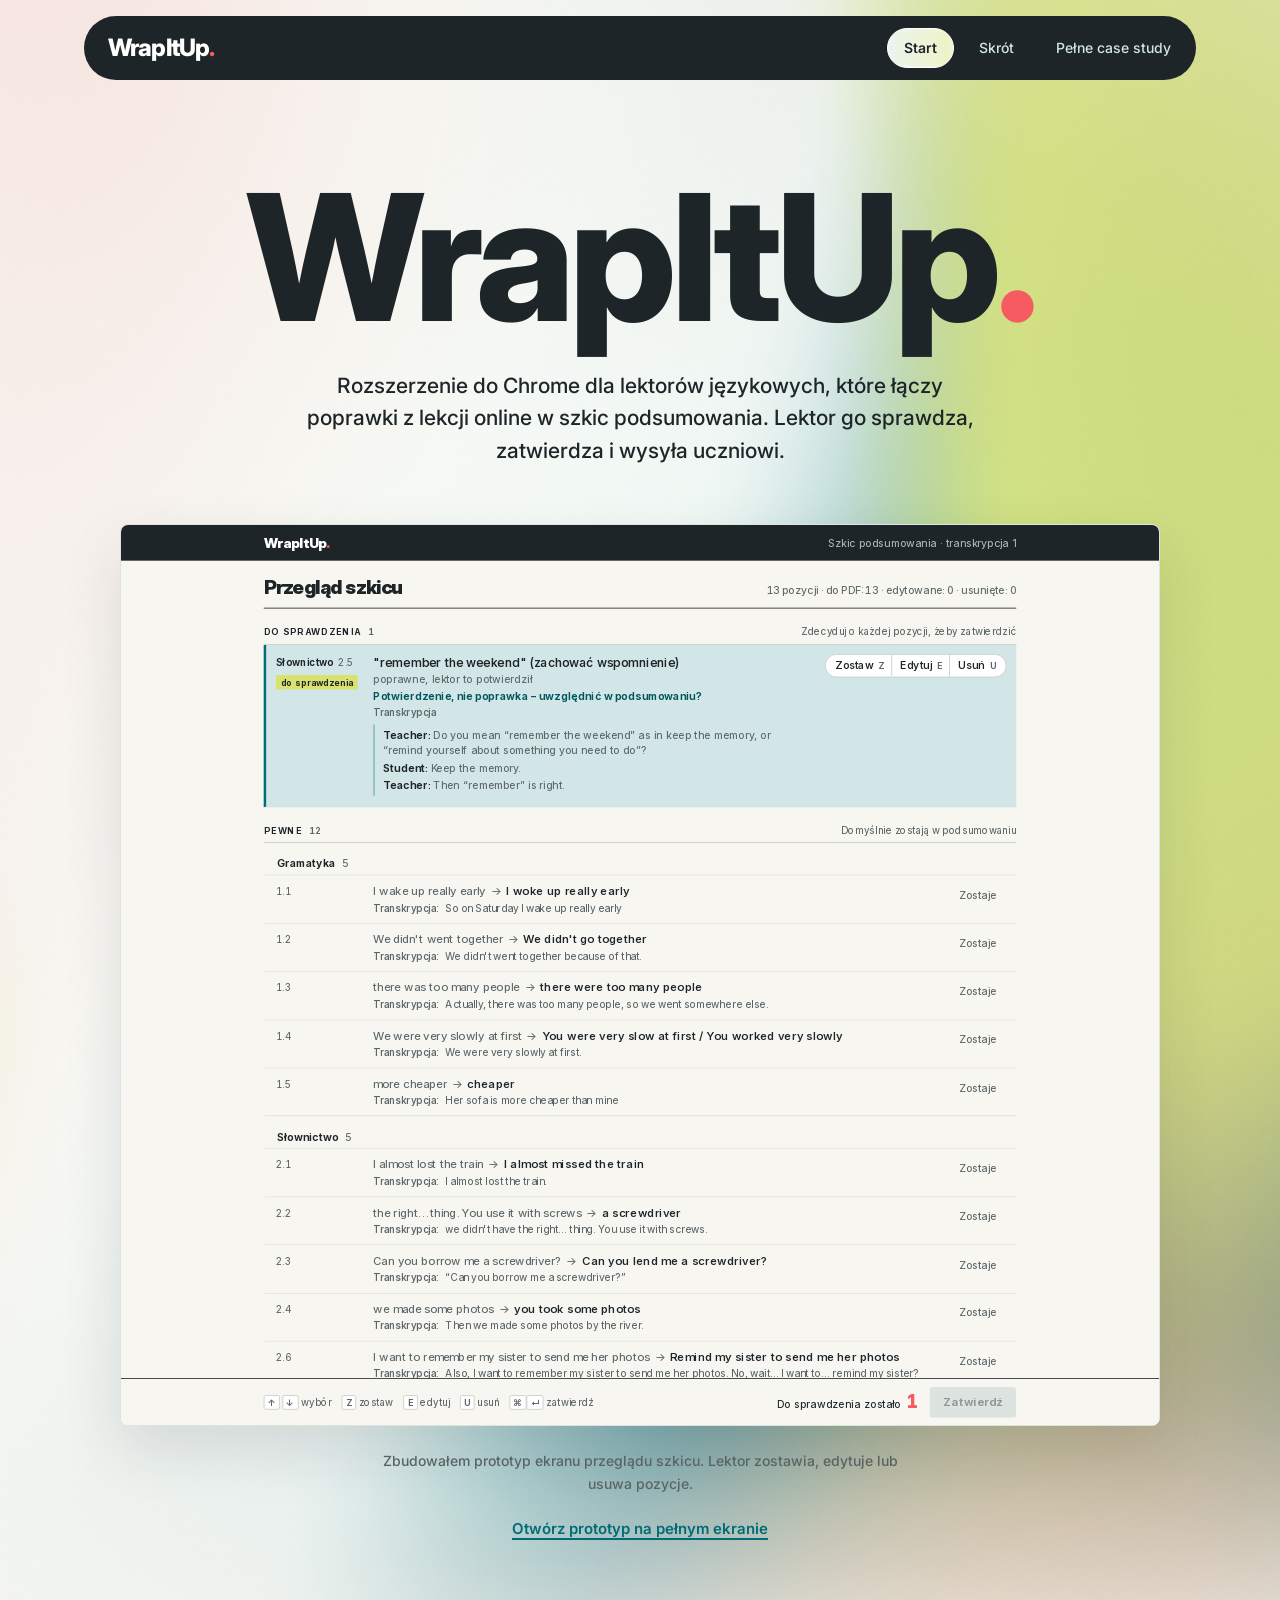
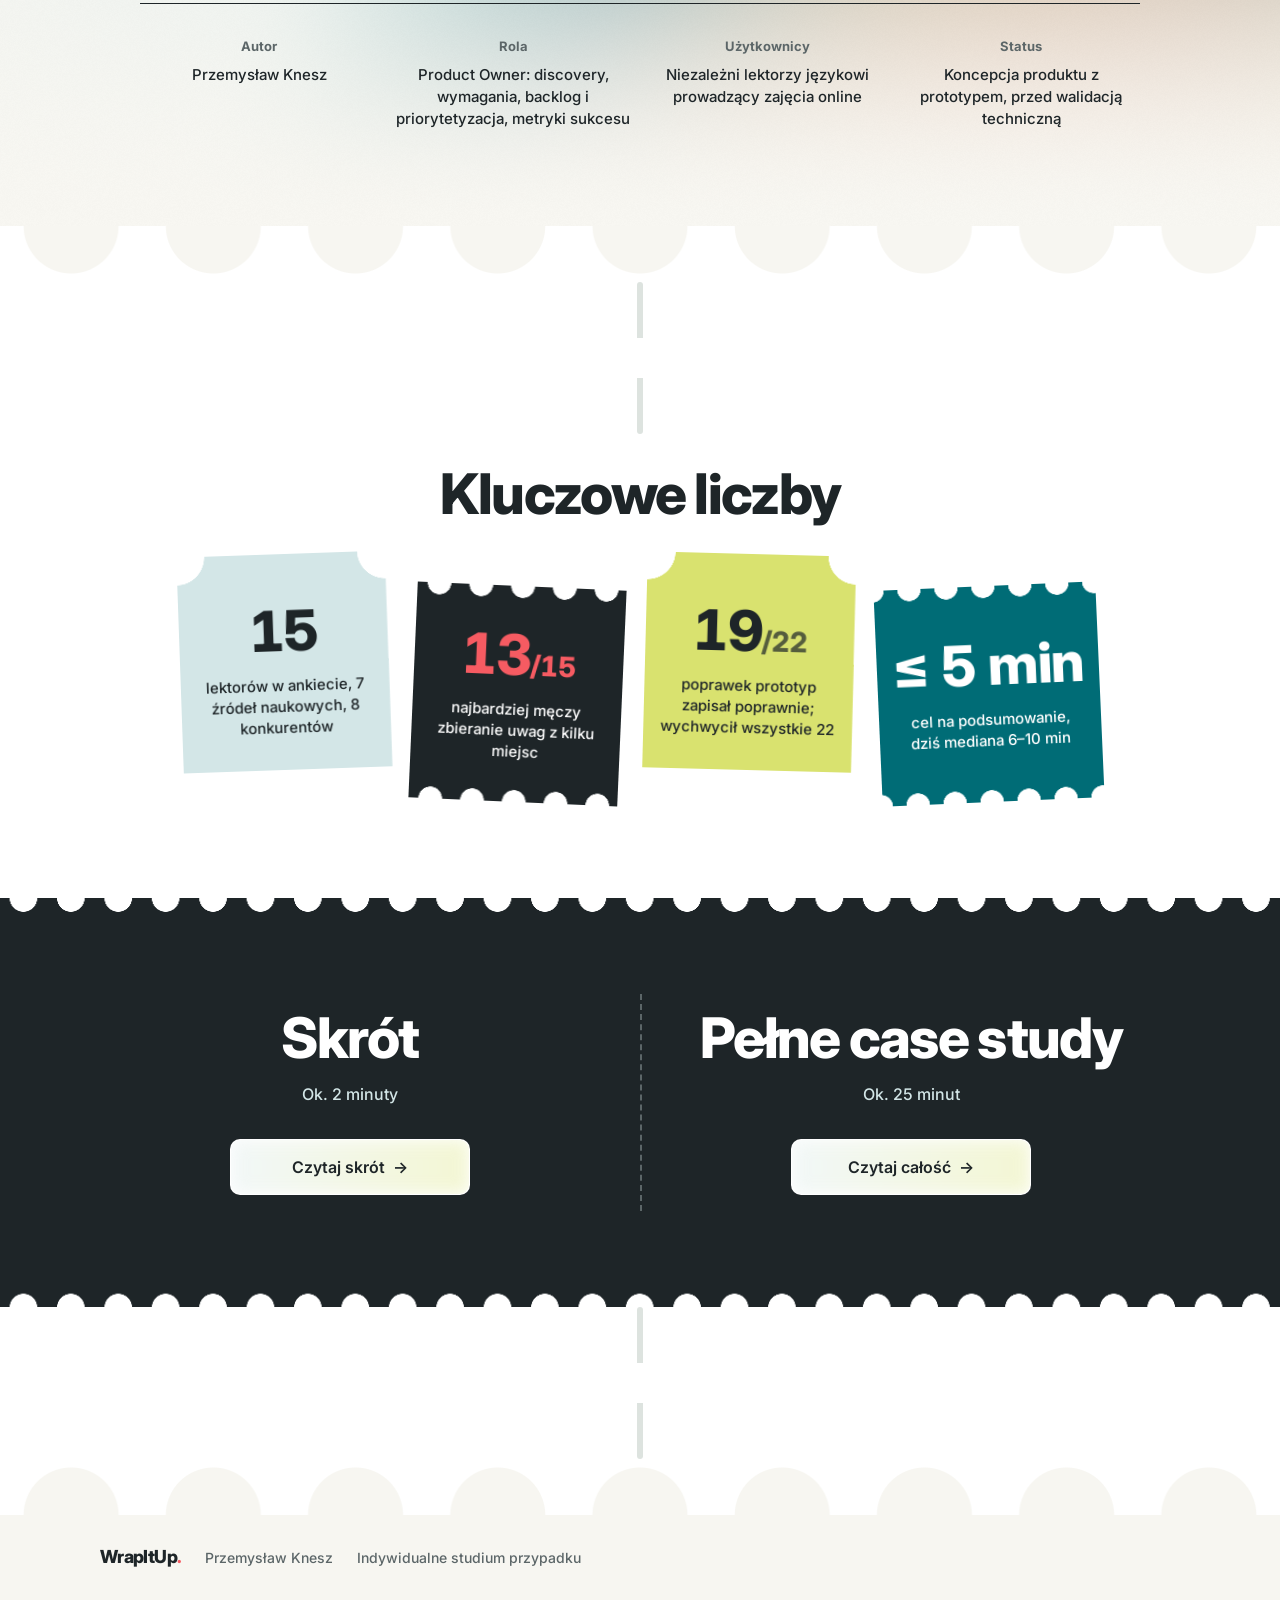
<file: index.html>
<!doctype html>
<html lang="pl">
<head>
<meta charset="utf-8">
<meta name="viewport" content="width=device-width, initial-scale=1">
<title>WrapItUp. Case study Product Ownera</title>
<meta name="description" content="Rozszerzenie do Chrome dla lektorów językowych, które łączy poprawki z lekcji online (głos i wspólny dokument) w szkic podsumowania. Lektor go sprawdza, zatwierdza i wysyła uczniowi.">
<link rel="preconnect" href="https://fonts.googleapis.com">
<link rel="preconnect" href="https://fonts.gstatic.com" crossorigin>
<link href="https://fonts.googleapis.com/css2?family=Inter:opsz,wght@14..32,400;14..32,500;14..32,600;14..32,700;14..32,800&display=swap" rel="stylesheet">
<style>
  :root {
    --petrol: #006C76;
    --ink: #1E2528;
    --slate: #5C6668;
    --tint: #D3E6E7;
    --mist: #EDF4F3;
    --paper: #F7F6F1;
    --white: #FFFFFF;
    --line: #DDE3DF;
    --citron: #D9E26F;
    --coral: #F65B62;
    --shot: 0 24px 60px rgba(30,37,40,.12);
    --ease: 150ms ease;
    --gutter: 24px;
  }
  *, *::before, *::after { box-sizing: border-box; }
  html { -webkit-text-size-adjust: 100%; text-size-adjust: 100%; }
  body {
    margin: 0;
    background: var(--paper);
    color: var(--ink);
    font-family: "Inter", system-ui, sans-serif;
    font-size: 16px;
    font-weight: 500;
    line-height: 1.6;
    -webkit-font-smoothing: antialiased;
    text-rendering: optimizeLegibility;
  }
  ::selection { background: var(--citron); color: var(--ink); }
  img { max-width: 100%; height: auto; display: block; }
  p { margin: 0 0 16px; max-width: 68ch; }
  ul, ol { margin: 0 0 16px; padding-left: 24px; max-width: 72ch; }
  li { margin-bottom: 8px; }
  li::marker { color: var(--slate); }
  strong { font-weight: 700; }
  a { color: var(--petrol); text-underline-offset: 3px; transition: color var(--ease); }
  a:hover { color: var(--ink); }
  a:focus-visible, button:focus-visible { outline: 2px solid var(--petrol); outline-offset: 3px; border-radius: 4px; }

  .display { font-variation-settings: "opsz" 32; font-weight: 800; letter-spacing: -0.03em; }
  .num { font-variant-numeric: tabular-nums; }
  .wrap { max-width: 1160px; margin: 0 auto; padding: 0 var(--gutter); }

  /* ---------- Ticket shapes (z Happenboard) ---------- */
  /* Ząbkowana krawędź góra + dół: półkola wycięte w kolorze tła pod spodem */
  .scallop {
    --r: 14px; --step: 44px;
    -webkit-mask:
      radial-gradient(circle var(--r) at 50% 0, #0000 calc(var(--r) - .5px), #000 var(--r)) top / var(--step) 51% round no-repeat,
      radial-gradient(circle var(--r) at 50% 100%, #0000 calc(var(--r) - .5px), #000 var(--r)) bottom / var(--step) 51% round no-repeat;
            mask:
      radial-gradient(circle var(--r) at 50% 0, #0000 calc(var(--r) - .5px), #000 var(--r)) top / var(--step) 51% round no-repeat,
      radial-gradient(circle var(--r) at 50% 100%, #0000 calc(var(--r) - .5px), #000 var(--r)) bottom / var(--step) 51% round no-repeat;
  }
  /* Zawieszka: wklęsłe narożniki u góry */
  .tag {
    --r: 28px;
    -webkit-mask:
      radial-gradient(circle var(--r) at 0 0, #0000 calc(var(--r) - .5px), #000 var(--r)) top left / 51% 51% no-repeat,
      radial-gradient(circle var(--r) at 100% 0, #0000 calc(var(--r) - .5px), #000 var(--r)) top right / 51% 51% no-repeat,
      linear-gradient(#000 0 0) bottom / 100% 50% no-repeat;
            mask:
      radial-gradient(circle var(--r) at 0 0, #0000 calc(var(--r) - .5px), #000 var(--r)) top left / 51% 51% no-repeat,
      radial-gradient(circle var(--r) at 100% 0, #0000 calc(var(--r) - .5px), #000 var(--r)) top right / 51% 51% no-repeat,
      linear-gradient(#000 0 0) bottom / 100% 50% no-repeat;
  }
  /* Łuki między tłem paper a białą sceną */
  .arches { height: 56px; background: radial-gradient(circle at 50% 0, var(--paper) 0 47px, var(--white) 48px) 0 0 / 136px 56px round no-repeat; }
  .arches.is-up { background: radial-gradient(circle at 50% 100%, var(--paper) 0 47px, var(--white) 48px) 0 0 / 136px 56px round no-repeat; }
  .stage { background: var(--white); }
  /* Perforacja: pionowa przerywana linia */
  .perf { width: 6px; height: 152px; margin: 0 auto; border-radius: 3px;
    background: repeating-linear-gradient(to bottom, var(--line) 0 56px, transparent 56px 96px); }

  /* ---------- Header ---------- */
  .site-head { padding: 16px var(--gutter) 0; }
  .site-head .wrap { display: flex; align-items: center; justify-content: space-between; gap: 8px 16px; flex-wrap: wrap;
    max-width: 1112px; min-height: 64px; padding: 8px 8px 8px 24px; border-radius: 32px; background: var(--ink); }
  .logo { font-variation-settings: "opsz" 32; font-weight: 800; letter-spacing: -0.035em; color: var(--ink); text-decoration: none; line-height: 1; }
  .logo .dot { color: var(--coral); }
  a.logo:hover { color: var(--ink); }
  .site-head .logo { font-size: 24px; }
  .nav { display: flex; gap: 8px; flex-wrap: wrap; }
  .nav a {
    font-size: 14px; font-weight: 500; color: var(--slate); text-decoration: none;
    padding: 8px 16px; border-radius: 999px; border: 1.5px solid transparent;
    transition: color var(--ease), background-color var(--ease), border-color var(--ease), transform var(--ease);
  }
  .nav a:hover { color: var(--ink); background: var(--white); border-color: var(--ink); --glow: .6; }
  .nav a:active { transform: translateY(1px); }
  .nav a[aria-current="page"] { color: var(--ink); font-weight: 600; background: var(--white); border-color: var(--ink); --glow: .45; }
  .nav a[aria-current="page"]:hover { --glow: .9; }

  /* ---------- Views ---------- */
  [data-view] { display: none; }
  [data-view].is-active { display: block; }

  /* ---------- Type ---------- */
  h1, h2, h3, h4 { margin: 0; color: var(--ink); }
  h1.display { font-size: 44px; line-height: 1.02; }
  h2.display { font-size: 32px; line-height: 1.08; }
  h3 { font-size: 20px; line-height: 1.25; font-weight: 700; letter-spacing: -0.01em; margin: 56px 0 16px; }
  h4 { font-size: 16px; font-weight: 700; margin: 32px 0 8px; }
  .eyebrow { font-size: 13px; font-weight: 600; letter-spacing: 0.1em; text-transform: uppercase; color: var(--slate); margin: 0 0 16px; }
  .lede { font-size: 18px; line-height: 1.55; max-width: 52ch; }
  .muted { color: var(--slate); }
  .small { font-size: 14px; }
  mark { background: var(--citron); color: var(--ink); padding: 0 2px; font-weight: 600; }

  /* ---------- Buttons ---------- */
  .actions { display: flex; flex-wrap: wrap; gap: 16px; }
  .btn {
    display: inline-flex; align-items: center; justify-content: center; gap: 8px;
    font: inherit; font-size: 16px; font-weight: 600; line-height: 1.2; text-align: center;
    min-height: 56px; padding: 16px 24px; border-radius: 10px; text-decoration: none; cursor: pointer;
    border: 1.5px solid var(--ink); background: var(--white); color: var(--ink);
    transition: background-color var(--ease), border-color var(--ease), color var(--ease), transform var(--ease);
    --glow: .3;
  }
  .btn:hover { color: var(--ink); border-color: var(--ink); --glow: .9; }
  .btn:active { transform: translateY(1px); }
  .band .btn { border-color: transparent; }
  .band .btn:focus-visible { outline-color: var(--citron); }

  /* ---------- ButtonColorful: rozmyty gradient pod napisem, w kolorach strony (petrol tint → citron) ---------- */
  .btn, .nav a, .toc a { position: relative; isolation: isolate; overflow: hidden; }
  .btn::before, .nav a::before, .toc a::before {
    content: ""; position: absolute; inset: 0; z-index: -1; pointer-events: none;
    background: var(--glow-bg, linear-gradient(90deg, var(--tint), var(--citron)));
    filter: blur(8px); opacity: var(--glow, 0);
    transition: opacity 500ms ease;
  }
  /* Linki w tekście: podkreślenie tint → citron, które na hover wypełnia link */
  .cs-main a {
    color: var(--petrol); text-decoration: none; border-radius: 4px; padding: 0 2px; margin: 0 -2px;
    background: linear-gradient(90deg, var(--tint), var(--citron)) 0 100% / 100% 3px no-repeat;
    transition: background-size 300ms ease, color 300ms ease;
  }
  .cs-main a:hover { color: var(--ink); background-size: 100% 100%; }
  .cs-main a:active { color: var(--ink); background-size: 100% 100%; filter: brightness(.95); }

  /* ---------- Pills ---------- */
  .pill { display: inline-block; font-size: 12px; font-weight: 600; line-height: 1; padding: 6px 10px; border-radius: 999px; white-space: nowrap; background: var(--mist); color: var(--ink); border: 1px solid var(--line); }
  .pill-no { background: var(--coral); border-color: var(--coral); color: var(--white); }
  .pill-mid { background: var(--citron); border-color: var(--citron); color: var(--ink); }
  .pill-yes, .pill-must { background: var(--petrol); border-color: var(--petrol); color: var(--white); }
  .pill-should { background: var(--tint); border-color: var(--tint); color: var(--ink); }
  .pill-could { background: var(--mist); color: var(--ink); }
  .pill-wont { background: var(--white); color: var(--slate); }

  .card { background: var(--white); border: 1px solid var(--line); border-radius: 16px; padding: 24px; }
  .stage .card { background: var(--paper); }
  .card > :last-child { margin-bottom: 0; }
  .card h4:first-child { margin-top: 0; }

  /* ---------- START: hero (układ wzorowany na Spark: wszystko na osi, screenshot pod tekstem) ---------- */
  .hero { padding: 56px 0 56px; text-align: center; }
  .hero-copy { max-width: 880px; margin: 0 auto; display: flex; flex-direction: column; align-items: center; }
  .badge { display: inline-block; font-size: 14px; font-weight: 600; line-height: 1; padding: 10px 16px; margin: 0 0 24px;
    border-radius: 999px; border: 1.5px solid var(--ink); background: var(--white); color: var(--ink); }
  .hero .wordmark { font-size: 72px; line-height: .92; margin: 0 0 32px; }
  .hero .lede { margin: 0 auto; font-size: 19px; }
  .facts { display: grid; gap: 24px; margin: 56px auto 0; padding: 32px 0 0; border-top: 1.5px solid var(--ink); max-width: 1000px; text-align: center; }
  .facts > div { display: grid; gap: 8px; align-content: start; }
  .facts dt { font-size: 13px; font-weight: 700; color: var(--slate); }
  .facts dd { margin: 0 auto; font-size: 15px; line-height: 1.45; max-width: 28ch; }
  .shot.is-hero { max-width: 1040px; margin: 56px auto 0; }
  .shot.is-hero .frame { padding: 0; border-radius: 8px; border: 1px solid var(--line); background: var(--white); box-shadow: var(--shot); max-height: 600px; }
  .shot.is-hero .frame img { width: 100%; }
  /* Żywe demo w ramce. Tryby (JS): is-scaled = ramka ≥ 900 px, iframe 1280 px skalowany do ramki;
     is-fluid = ramka < 900 px, iframe w naturalnej szerokości (układ mobilny dema), wysokość ok. 70vh. */
  .live { position: relative; }
  .live-demo { display: none; position: absolute; top: 0; left: 0; border: 0; background: var(--paper); pointer-events: none; }
  .shot.is-hero .live.is-on { width: 100%; max-height: none; }
  .live.is-on .live-img { display: none; }
  .live.is-on .live-demo { display: block; }
  .shot.is-hero .live.is-scaled { aspect-ratio: 1926 / 1672; }
  .live.is-scaled .live-demo { width: 1280px; transform: scale(var(--s, 1)); transform-origin: 0 0; }
  .shot.is-hero .live.is-fluid { height: 70vh; min-height: 420px; }
  .live.is-fluid .live-demo { width: 100%; height: 100%; }
  .live.is-hot .live-demo { pointer-events: auto; }
  /* Na dotyku iframe zawsze przyjmuje gesty; do aktywacji przykrywa go nakładka (przewijanie po niej przewija stronę) */
  .live.is-touch .live-demo { pointer-events: auto; }
  /* Dotyk: nakładka „Dotknij, aby wypróbować”, dopóki demo nie jest aktywne */
  .live-tap { display: none; position: absolute; inset: 0; z-index: 1; width: 100%; border: 0; margin: 0; padding: 0; cursor: pointer;
    background: rgba(30, 37, 40, .32); font: inherit; touch-action: pan-y; -webkit-tap-highlight-color: transparent; }
  .live-tap span { display: inline-block; padding: 12px 24px; border-radius: 999px; background: var(--white); color: var(--ink);
    font-size: 16px; font-weight: 600; border: 1.5px solid var(--ink); }
  .live-tap:focus-visible span { outline: 2px solid var(--petrol); outline-offset: 3px; }
  .live.is-touch.is-on:not(.is-hot) .live-tap { display: grid; place-items: center; }
  .proto .live-end { display: none; font-family: inherit; background: none; border: 0; cursor: pointer; margin: 0 0 0 24px; }
  .proto .live-end.is-shown { display: inline-block; }
  @media print {
    .shot.is-hero .live.is-on { aspect-ratio: auto; height: auto; min-height: 0; max-height: 600px; }
    .live.is-on .live-img { display: block; }
    .live-demo, .live-tap, .live-end { display: none !important; }
  }
  .shot.is-hero figcaption { margin: 24px auto 0; text-align: center; }
  .meta { display: grid; grid-template-columns: max-content 1fr; gap: 8px 24px; margin: 32px 0; font-size: 14px; max-width: 560px; }
  .meta dt { color: var(--slate); font-weight: 500; }
  .meta dd { margin: 0; }
  .shot { margin: 0; }
  .shot .frame { background: var(--white); border: 1px solid var(--line); border-radius: 16px; overflow: hidden; }
  .shot figcaption { font-size: 14px; color: var(--slate); margin-top: 16px; max-width: 60ch; }

  /* ---------- Bilety z liczbami ---------- */
  .numbers-head { text-align: center; padding: 32px 0 32px; }
  .numbers-head h2 { font-size: 40px; line-height: 1; }
  .tickets { display: grid; grid-template-columns: 1fr 1fr; gap: 32px 16px; max-width: 920px; margin: 0 auto; padding: 0 0 96px; list-style: none; }
  .tickets li { margin: 0; }
  .ticket {
    display: flex; flex-direction: column; align-items: center; justify-content: center; text-align: center;
    min-height: 216px; padding: 48px 16px 32px; transform: rotate(var(--rot, 0deg));
  }
  .ticket .big { font-size: 40px; line-height: 1; margin-bottom: 16px; white-space: nowrap; }
  .ticket .big .den { font-size: 22px; letter-spacing: -0.02em; opacity: .7; }
  .ticket p { margin: 0; font-size: 14px; line-height: 1.4; max-width: 20ch; }
  .ticket.scallop { --r: 12px; --step: 40px; padding-top: 40px; padding-bottom: 40px; }
  .t-tint { background: var(--tint); }
  .t-ink { background: var(--ink); color: var(--white); }
  .t-ink .big { color: var(--coral); }
  .t-ink .big .den { opacity: 1; }
  .t-citron { background: var(--citron); }
  .t-petrol { background: var(--petrol); color: var(--white); }
  .t-white { background: var(--white); }
  .tickets li:nth-child(1) .ticket { --rot: -1.5deg; }
  .tickets li:nth-child(2) .ticket { --rot: 1.5deg; }
  .tickets li:nth-child(3) .ticket { --rot: 1deg; }
  .tickets li:nth-child(4) .ticket { --rot: -1.5deg; }

  /* ---------- Ciemny pas z wyborem ścieżki ---------- */
  .band { background: var(--ink); color: var(--white); }
  .band.scallop { --r: 14px; --step: 48px; }
  .choose { display: grid; padding: 96px 0; }
  .route { padding: 32px 0; display: flex; flex-direction: column; align-items: center; text-align: center; gap: 16px; }
  .route + .route { border-top: 2px dashed var(--slate); }
  .route h2 { color: var(--white); font-size: 40px; line-height: 1; }
  .route .time { color: var(--tint); font-size: 16px; margin: 0; }
  .route .btn { margin-top: 16px; min-width: 240px; }

  /* ---------- SKRÓT ---------- */
  .page-head { padding: 96px 0 96px; text-align: center; }
  .page-head h1 { font-size: 56px; }
  .page-head .time { color: var(--slate); margin: 24px auto 0; }
  .brief { padding: 96px 0; }
  .brief-list { margin: 0; display: grid; }
  .brief-list > div { display: grid; gap: 8px; padding: 24px 0; border-top: 2px dashed var(--slate); }
  .brief-list > div:first-child { border-top: 0; padding-top: 0; }
  .brief-list > div:last-child { padding-bottom: 0; }
  .brief-list dt { font-variation-settings: "opsz" 32; font-weight: 800; letter-spacing: -0.02em; font-size: 24px; line-height: 1.2; color: var(--white); }
  .brief-list dd { margin: 0; max-width: 64ch; color: var(--white); font-size: 17px; }
  .skrot-numbers { padding: 96px 0 32px; }
  .skrot-numbers .tickets { padding-bottom: 56px; }
  .lessons { display: grid; gap: 16px; margin: 0 0 56px; }
  .lessons h3 { margin: 0 0 16px; font-size: 20px; }
  .lessons ul { padding-left: 20px; margin: 0; font-size: 15px; }
  .next { display: flex; flex-direction: column; align-items: center; text-align: center; gap: 24px; padding: 56px 0 96px; border-top: 1.5px solid var(--ink); }
  .next .t { font-variation-settings: "opsz" 32; font-weight: 800; letter-spacing: -0.03em; font-size: 40px; line-height: 1.05; margin: 0; }
  .next .time { color: var(--slate); margin: 8px auto 0; }

  /* ---------- CASE STUDY ---------- */
  .cs-head { padding: 96px 0 56px; text-align: center; }
  .cs-head h1 { max-width: 16ch; margin: 0 auto; }
  .cs-head .facts { margin-top: 56px; }
  .facts { grid-template-columns: 1fr 1fr; gap: 24px 16px; }
  .page-head p, .cs-head p, .next p { margin-left: auto; margin-right: auto; }
  .cs-layout { display: grid; gap: 32px; padding: 32px 0 96px; }
  .toc { font-size: 14px; }
  .toc .card { padding: 8px; }
  .toc ol { list-style: none; margin: 0; padding: 0; }
  .toc li { margin: 0; }
  .toc a {
    display: grid; grid-template-columns: 24px 1fr; gap: 8px; padding: 8px; border-radius: 10px;
    color: var(--slate); text-decoration: none; line-height: 1.35;
    transition: color var(--ease), background-color var(--ease), transform var(--ease);
  }
  .toc a:hover { color: var(--ink); background: var(--white); --glow: .6; }
  .toc a:active { transform: translateY(1px); }
  .toc a.is-current { color: var(--ink); background: var(--white); font-weight: 600; --glow: .45; }
  .toc a.is-current:hover { --glow: .9; }
  .toc .n { color: var(--petrol); font-weight: 700; font-variant-numeric: tabular-nums; }

  .cs-main { min-width: 0; }
  .chapter { padding-bottom: 56px; scroll-margin-top: 24px; }
  .chapter + .chapter { padding-top: 32px; }
  .chapter-head { display: flex; align-items: center; gap: 16px; padding-bottom: 24px; margin-bottom: 32px; border-bottom: 2px dashed var(--line); }
  .chapter-head .no {
    flex: none; display: grid; place-items: center; width: 64px; height: 72px; padding-top: 8px;
    background: var(--petrol); color: var(--white); font-size: 24px; line-height: 1; letter-spacing: -0.02em;
    --r: 14px;
    -webkit-mask:
      radial-gradient(circle var(--r) at 0 0, #0000 calc(var(--r) - .5px), #000 var(--r)) top left / 51% 51% no-repeat,
      radial-gradient(circle var(--r) at 100% 0, #0000 calc(var(--r) - .5px), #000 var(--r)) top right / 51% 51% no-repeat,
      linear-gradient(#000 0 0) bottom / 100% 50% no-repeat;
            mask:
      radial-gradient(circle var(--r) at 0 0, #0000 calc(var(--r) - .5px), #000 var(--r)) top left / 51% 51% no-repeat,
      radial-gradient(circle var(--r) at 100% 0, #0000 calc(var(--r) - .5px), #000 var(--r)) top right / 51% 51% no-repeat,
      linear-gradient(#000 0 0) bottom / 100% 50% no-repeat;
  }
  .chapter-head h2 { font-size: 28px; }
  .chapter-head + h3 { margin-top: 0; }

  .table-wrap { overflow-x: auto; border: 1px solid var(--line); border-radius: 16px; background: var(--white); margin: 0 0 16px; -webkit-overflow-scrolling: touch; }
  table { border-collapse: collapse; width: 100%; font-size: 14px; line-height: 1.5; font-variant-numeric: tabular-nums; }
  thead th { background: var(--tint); text-align: left; font-weight: 600; font-size: 13px; padding: 12px 16px; vertical-align: bottom; }
  tbody th { text-align: left; font-weight: 600; }
  td, tbody th { padding: 12px 16px; border-top: 1px solid var(--line); vertical-align: top; }
  tbody tr:first-child td, tbody tr:first-child th { border-top: 0; }
  table.wide { min-width: 820px; }
  table.xwide { min-width: 1040px; }
  tr.is-key td, tr.is-key th { background: var(--mist); }
  tr.is-total td { font-weight: 700; }
  td.c { white-space: nowrap; }
  .table-note { font-size: 13px; color: var(--slate); }

  .callout { background: var(--paper); border: 1px solid var(--line); border-left: 4px solid var(--petrol); border-radius: 16px; padding: 24px; margin: 24px 0; }
  .callout.is-coral { border-left-color: var(--coral); }
  .callout > :last-child { margin-bottom: 0; }
  .callout .lead { font-variation-settings: "opsz" 32; font-weight: 800; letter-spacing: -0.02em; font-size: 20px; line-height: 1.3; margin-bottom: 16px; }
  .block { background: var(--ink); color: var(--white); padding: 40px 32px; margin: 24px 0; --r: 10px; --step: 32px; }
  .block p { margin: 0; font-size: 18px; line-height: 1.5; }
  .block strong { font-weight: 700; }

  .sources { display: grid; gap: 16px; margin: 16px 0 0; }
  .sources .card { font-size: 14px; line-height: 1.55; }
  .sources h4 { font-size: 15px; margin: 0 0 8px; line-height: 1.35; }
  .sources p { margin: 0 0 8px; }

  .qlist { margin: 0 0 16px; border: 1px solid var(--line); border-radius: 16px; background: var(--white); overflow: hidden; font-size: 14px; }
  .qlist > div { display: grid; grid-template-columns: 48px 1fr; gap: 16px; padding: 12px 16px; border-top: 1px solid var(--line); }
  .qlist > div:first-child { border-top: 0; }
  .qlist dt { font-weight: 700; color: var(--petrol); font-variant-numeric: tabular-nums; }
  .qlist dd { margin: 0; }

  .steps { list-style: none; padding: 0; counter-reset: s; max-width: 72ch; }
  .steps li { counter-increment: s; display: grid; grid-template-columns: 32px 1fr; gap: 16px; padding: 16px 0; border-top: 2px dashed var(--line); margin: 0; }
  .steps li:first-child { border-top: 0; padding-top: 0; }
  .steps li::before { content: counter(s); font-variation-settings: "opsz" 32; font-weight: 800; color: var(--petrol); font-size: 20px; line-height: 1.3; }

  .prompt { background: var(--mist); border: 1px solid var(--line); border-radius: 16px; padding: 24px; margin: 16px 0 24px; font-size: 14px; }
  .prompt h4 { font-size: 14px; margin: 24px 0 8px; }
  .prompt h4:first-child { margin-top: 0; font-size: 16px; }
  .prompt p, .prompt ul { margin-bottom: 8px; }

  .shots { display: grid; gap: 32px; margin: 24px 0 32px; }
  .shots .frame { max-height: 640px; }
  .review-shot { margin: 32px 0; }
  /* Link do interaktywnego prototypu: drugorzędny, tekstowy, w kolorze petrol */
  .proto { margin: 16px 0 0; }
  .hero .proto { margin: 16px auto 0; text-align: center; }
  .review-shot + .proto { margin: -16px 0 24px; }
  a.proto-link, .cs-main a.proto-link, button.proto-link {
    display: inline-block; padding: 8px 0; margin: 0; background: none; border-radius: 4px;
    font-size: 15px; font-weight: 600; line-height: 1.3; color: var(--petrol);
    text-decoration: underline; text-decoration-thickness: 1.5px; text-underline-offset: 4px;
    transition: color var(--ease), text-decoration-color var(--ease);
  }
  a.proto-link:hover, .cs-main a.proto-link:hover, button.proto-link:hover { color: var(--ink); background: none; }
  a.proto-link:active, button.proto-link:active { opacity: .7; }

  .gwt { display: grid; gap: 16px; margin: 16px 0; }
  .gwt h4 { margin: 0 0 16px; font-size: 15px; }
  .gwt dl { margin: 0; font-size: 14px; }
  .gwt dt { font-weight: 700; color: var(--petrol); font-size: 13px; }
  .gwt dd { margin: 0 0 16px; }
  .gwt dd:last-child { margin-bottom: 0; }

  .roadmap { display: grid; gap: 16px; margin: 16px 0 32px; }
  .roadmap .card { display: flex; flex-direction: column; }
  .roadmap h4 { font-variation-settings: "opsz" 32; font-weight: 800; letter-spacing: -0.02em; font-size: 24px; margin: 0 0 8px; }
  .roadmap .goal { font-size: 14px; color: var(--slate); margin-bottom: 16px; }
  .roadmap ul, .roadmap ol { font-size: 14px; padding-left: 20px; }
  .roadmap .gate { margin-top: auto; padding-top: 16px; border-top: 2px dashed var(--line); font-size: 14px; }

  .learn { display: grid; gap: 16px; }
  .learn h4 { margin: 0 0 16px; font-size: 18px; }
  .learn ul { padding-left: 20px; font-size: 15px; margin: 0; }

  /* ---------- Footer ---------- */
  .site-foot { padding: 32px 0 40px; font-size: 14px; color: var(--slate); }
  .site-foot .wrap { display: flex; gap: 16px 24px; flex-wrap: wrap; align-items: baseline; }
  .site-foot .logo { font-size: 18px; }

  /* ---------- ≥ 760 px ---------- */
  @media (min-width: 760px) {
    :root { --gutter: 40px; }
    body { font-size: 17px; }
    h1.display { font-size: 64px; }
    h2.display { font-size: 40px; }
    h3 { font-size: 22px; }
    .hero .wordmark { font-size: 136px; }
    .hero .lede { font-size: 21px; }
    .facts { grid-template-columns: repeat(auto-fit, minmax(160px, 1fr)); }
    .site-head .wrap { border-radius: 999px; }
    .numbers-head h2 { font-size: 56px; }
    .tickets { grid-template-columns: repeat(4, 1fr); gap: 24px; }
    .ticket .big { font-size: 56px; }
    .ticket .big .den { font-size: 28px; }
    .ticket p { font-size: 15px; }
    .tickets li:nth-child(1) .ticket { --rot: -2deg; }
    .tickets li:nth-child(2) .ticket { --rot: 2.5deg; }
    .tickets li:nth-child(3) .ticket { --rot: 1.5deg; }
    .tickets li:nth-child(4) .ticket { --rot: -2.5deg; }
    .tickets li:nth-child(even) { margin-top: 32px; }
    .choose { grid-template-columns: 1fr 1fr; }
    .route { padding: 16px 40px; }
    .route:first-child { padding-left: 0; }
    .route + .route { border-top: 0; border-left: 2px dashed var(--slate); }
    .route h2 { font-size: 56px; }
    .page-head h1 { font-size: 112px; }
    .next .t { font-size: 56px; }
    .brief-list > div { grid-template-columns: 200px 1fr; gap: 32px; align-items: baseline; }
    .lessons { grid-template-columns: repeat(3, 1fr); }
    .sources { grid-template-columns: 1fr 1fr; }
    .shots { grid-template-columns: 1fr 1fr; }
    .gwt { grid-template-columns: repeat(3, 1fr); }
    .roadmap { grid-template-columns: repeat(3, 1fr); }
    .chapter-head h2 { font-size: 36px; }
    .chapter-head .no { width: 72px; height: 80px; font-size: 28px; }
  }
  @media (min-width: 1000px) {
    h1.display { font-size: 80px; }
    .hero { padding: 96px 0 96px; }
    .hero .wordmark { font-size: 176px; }
    .cs-layout { grid-template-columns: 248px 1fr; gap: 56px; padding-top: 56px; }
    table.wide, table.xwide { min-width: 0; }
    .toc .card { position: sticky; top: 24px; max-height: calc(100vh - 48px); overflow: auto; }
  }
  /* ---------- Velaris: animowane tło na górze strony ---------- */
  .velaris { position: absolute; top: 0; left: 0; width: 100%; height: 0; display: block; pointer-events: none; z-index: 0; }
  .site-head, main, .site-foot { position: relative; z-index: 1; }
  .site-head .logo, .site-head a.logo:hover { color: var(--white); }
  .site-head .logo:focus-visible, .site-head .nav a:focus-visible { outline-color: var(--citron); }
  .site-head .nav a { color: var(--tint); }
  .site-head .nav a:hover, .site-head .nav a[aria-current="page"] { color: var(--ink); border-color: var(--white); }
  .nav a::before { inset: -8px; }               /* rozmycie nie blednie na krawędziach małej pigułki */
  .nav a:hover, .nav a[aria-current="page"]:hover { --glow: 1; }

  /* ---------- Minimalne animacje ---------- */
  /* Kropka w logo: podskakuje przy najechaniu */
  .logo .dot { display: inline-block; transition: transform 350ms cubic-bezier(.3, 1.8, .5, 1); }
  @media (hover: hover) { a.logo:hover .dot { transform: translateY(-0.18em) scale(1.25); } }
  /* Hero: jedno krótkie wejście przy wczytaniu, potem kropka „spada” na miejsce */
  @keyframes rise { from { opacity: 0; transform: translateY(16px); } to { opacity: 1; transform: none; } }
  @keyframes drop { 0% { opacity: 0; transform: translateY(-0.9em); } 55% { opacity: 1; transform: translateY(0.06em); } 75% { transform: translateY(-0.04em); } 100% { transform: none; } }
  /* Animacja wejścia startuje dopiero, gdy font jest gotowy (klasa anim-go), żeby na wolniejszym telefonie
     nie „przegrać się” przed pierwszym wyrenderowaniem. Do tego czasu elementy czekają ukryte (anim-wait). */
  .anim-wait .hero-copy > *, .anim-wait .hero .shot.is-hero, .anim-wait .hero .wordmark .dot { opacity: 0; }
  .anim-go .hero-copy > *, .anim-go .hero .shot.is-hero { animation: rise 700ms cubic-bezier(.2, .7, .2, 1) both; }
  .hero-copy > :nth-child(2) { animation-delay: 120ms; }
  .hero-copy > :nth-child(3) { animation-delay: 220ms; }
  .hero .shot.is-hero { animation-delay: 340ms; }
  .anim-go .hero .wordmark .dot { animation: drop 800ms cubic-bezier(.3, .7, .3, 1) 650ms both; }
  /* Strzałka w przyciskach przesuwa się w prawo */
  .btn .arr { display: inline-block; transition: transform 250ms ease; }
  @media (hover: hover) { .btn:hover .arr { transform: translateX(4px); } }
  /* Bilety prostują się i lekko unoszą */
  .ticket { transition: transform 300ms cubic-bezier(.3, 1.4, .5, 1); }
  @media (hover: hover) { .ticket:hover { transform: rotate(0deg) translateY(-6px); } }

  /* Kluczowe liczby: bilety wskakują po kolei, gdy wjeżdżają w ekran (tylko z JS, bez reduced-motion) */
  .reveal-on .tickets li { opacity: 0; transform: translateY(48px) rotate(calc(var(--d, 1) * 6deg)) scale(.94);
    transition: opacity 500ms ease, transform 800ms cubic-bezier(.2, .9, .25, 1.25); transition-delay: calc(var(--i, 0) * 120ms); }
  .reveal-on .tickets li:nth-child(even) { --d: -1; }
  .reveal-on .tickets li.is-in { opacity: 1; transform: none; }

  @media (prefers-reduced-motion: reduce) {
    *, *::before, *::after { transition: none !important; animation: none !important; }
    .anim-wait .hero-copy > *, .anim-wait .hero .shot.is-hero, .anim-wait .hero .wordmark .dot { opacity: 1 !important; }
  }
</style>
<script>
/* Animacja wejścia: czekamy na font (maks. 1,2 s), potem start. Bez JS lub z reduced-motion treść jest od razu widoczna. */
(function () {
  var html = document.documentElement;
  if (window.matchMedia && window.matchMedia('(prefers-reduced-motion: reduce)').matches) return;
  html.classList.add('anim-wait');
  var done = false;
  function go() { if (done) return; done = true; html.classList.remove('anim-wait'); html.classList.add('anim-go'); }
  if (document.fonts && document.fonts.ready) document.fonts.ready.then(go);
  setTimeout(go, 1200);
})();
</script>
</head>
<body>
<canvas class="velaris" aria-hidden="true"></canvas>

<header class="site-head">
  <div class="wrap">
    <a class="logo" href="#start" aria-label="WrapItUp, start">WrapItUp<span class="dot">.</span></a>
    <nav class="nav" aria-label="Widoki">
      <a href="#start" data-nav="start">Start</a>
      <a href="#skrot" data-nav="skrot">Skrót</a>
      <a href="#case-study" data-nav="case-study">Pełne case study</a>
    </nav>
  </div>
</header>

<main>

<!-- ================= START ================= -->
<section data-view="start" aria-label="Start">
  <div class="wrap">
    <div class="hero">
      <div class="hero-copy">
        <h1 class="logo wordmark">WrapItUp<span class="dot">.</span></h1>
        <p class="lede">Rozszerzenie do Chrome dla lektorów językowych, które łączy poprawki z lekcji online w szkic podsumowania. Lektor go sprawdza, zatwierdza i wysyła uczniowi.</p>
      </div>
      <figure class="shot is-hero">
        <div class="frame live" id="live">
          <img class="live-img" src="img/przeglad-v2.png" width="1926" height="1672" alt="Wersja po zmianach: „Zatwierdź” jest nieaktywny, dopóki zostaje pozycja do sprawdzenia.">
          <iframe class="live-demo" data-src="demo/index.html" loading="lazy" title="Interaktywny prototyp WrapItUp" tabindex="-1"></iframe>
          <button class="live-tap" type="button"><span>Dotknij, aby wypróbować</span></button>
        </div>
        <figcaption>Zbudowałem prototyp ekranu przeglądu szkicu. Lektor zostawia, edytuje lub usuwa pozycje.</figcaption>
      </figure>
      <p class="proto"><a class="proto-link" href="demo/" target="_blank" rel="noopener">Otwórz prototyp na pełnym ekranie</a><button class="proto-link live-end" type="button">Zakończ</button></p>
      <dl class="facts">
        <div><dt>Autor</dt><dd>Przemysław Knesz</dd></div>
        <div><dt>Rola</dt><dd>Product Owner: discovery, wymagania, backlog i priorytetyzacja, metryki sukcesu</dd></div>
        <div><dt>Użytkownicy</dt><dd>Niezależni lektorzy językowi prowadzący zajęcia online</dd></div>
        <div><dt>Status</dt><dd>Koncepcja produktu z prototypem, przed walidacją techniczną</dd></div>
      </dl>
    </div>
  </div>

  <div class="arches" aria-hidden="true"></div>
  <div class="stage">
    <div class="perf" aria-hidden="true"></div>
    <div class="wrap">
      <div class="numbers-head"><h2 class="display">Kluczowe liczby</h2></div>
      <ul class="tickets">
        <li><div class="ticket tag t-tint"><span class="big display num">15</span><p>lektorów w ankiecie, 7 źródeł naukowych, 8 konkurentów</p></div></li>
        <li><div class="ticket scallop t-ink"><span class="big display num">13<span class="den">/15</span></span><p>najbardziej męczy zbieranie uwag z kilku miejsc</p></div></li>
        <li><div class="ticket tag t-citron"><span class="big display num">19<span class="den">/22</span></span><p>poprawek prototyp zapisał poprawnie; wychwycił wszystkie 22</p></div></li>
        <li><div class="ticket scallop t-petrol"><span class="big display num">≤ 5 min</span><p>cel na podsumowanie, dziś mediana 6–10 min</p></div></li>
      </ul>
    </div>

    <div class="band scallop">
      <div class="wrap">
        <div class="choose">
          <div class="route">
            <h2 class="display">Skrót</h2>
            <p class="time">Ok. 2 minuty</p>
            <a class="btn btn-primary" href="#skrot">Czytaj skrót <span class="arr" aria-hidden="true">→</span></a>
          </div>
          <div class="route">
            <h2 class="display">Pełne case study</h2>
            <p class="time">Ok. 25 minut</p>
            <a class="btn btn-light" href="#case-study">Czytaj całość <span class="arr" aria-hidden="true">→</span></a>
          </div>
        </div>
      </div>
    </div>
    <div class="perf" aria-hidden="true"></div>
  </div>
  <div class="arches is-up" aria-hidden="true"></div>
</section>

<!-- ================= SKRÓT ================= -->
<section data-view="skrot" aria-label="Skrót">
  <div class="wrap">
    <div class="page-head">
      <h1 class="display">W skrócie</h1>
      <p class="time">Ok. 2 minuty</p>
    </div>
  </div>

  <div class="band scallop">
    <div class="wrap">
      <dl class="brief brief-list">
        <div><dt>Problem</dt><dd>Niezależni lektorzy online po każdej lekcji ręcznie składają poprawki z kilku miejsc (głos, wspólny dokument, notatki) w jedno podsumowanie.</dd></div>
        <div><dt>Discovery</dt><dd>7 źródeł naukowych, analiza 8 konkurentów i ankieta wśród 15 lektorów. Pierwotna teza, że lektorzy gubią dużo poprawek ustnych, <mark>nie potwierdziła się</mark>. Potwierdził się za to inny ból: 13 z 15 lektorów najbardziej męczy zbieranie uwag z kilku miejsc.</dd></div>
        <div><dt>Decyzja</dt><dd>Zmieniłem kierunek. MVP to rozszerzenie Chrome, które łączy poprawki ze wspólnego dokumentu i z dźwięku lekcji w jeden szkic, a lektor go sprawdza i zatwierdza.</dd></div>
        <div><dt>Prototyp</dt><dd>Model wychwycił wszystkie 22 poprawki z 3 transkrypcji, ale 3 zapisał z błędem. Test pokazał też wadę UX ekranu przeglądu, którą poprawiłem w kryteriach akceptacji.</dd></div>
        <div><dt>Dalej</dt><dd>Walidacja techniczna (T1–T4) przed budową, potem pilotaż z 5 lektorami. Cel: podsumowanie w 5 minut lub szybciej, zamiast obecnych 6–10.</dd></div>
      </dl>
    </div>
  </div>

  <div class="wrap">
    <div class="skrot-numbers">
      <div class="numbers-head" style="padding-top:0"><h2 class="display">Kluczowe liczby</h2></div>
      <ul class="tickets">
        <li><div class="ticket tag t-tint"><span class="big display num">15</span><p>lektorów w ankiecie, 7 źródeł naukowych, 8 konkurentów</p></div></li>
        <li><div class="ticket scallop t-ink"><span class="big display num">13<span class="den">/15</span></span><p>najbardziej męczy zbieranie uwag z kilku miejsc</p></div></li>
        <li><div class="ticket tag t-white"><span class="big display num">19<span class="den">/22</span></span><p>poprawek prototyp zapisał poprawnie; wychwycił wszystkie 22</p></div></li>
        <li><div class="ticket scallop t-petrol"><span class="big display num">≤ 5 min</span><p>cel na podsumowanie, dziś mediana 6–10 min</p></div></li>
      </ul>
    </div>

    <div class="lessons">
      <div class="card">
        <h3>Czego się nauczyłem</h3>
        <ul>
          <li>Własne doświadczenie to hipoteza, a nie dowód.</li>
          <li>Niepotwierdzona hipoteza też jest wynikiem.</li>
          <li>Metoda oceny ma taki sam wpływ jak sam wynik.</li>
          <li>Priorytetyzacja to decyzja, a nie wynik wzoru.</li>
          <li>Dobry backlog zależy od wąskiego gardła.</li>
        </ul>
      </div>
      <div class="card">
        <h3>Co zadziałało</h3>
        <ul>
          <li>Mierzalne hipotezy przed ankietą.</li>
          <li>Pivot zamiast porzucenia projektu.</li>
          <li>Prototyp przed backlogiem.</li>
        </ul>
      </div>
      <div class="card">
        <h3>Co zrobiłbym inaczej</h3>
        <ul>
          <li>Wywiady przed ankietą.</li>
          <li>Progi testu prototypu zapisane przed testem.</li>
          <li>Najpierw najtańszy test ryzyka.</li>
        </ul>
      </div>
    </div>

    <div class="next">
      <div>
        <p class="t">Pełne case study</p>
        <p class="time">Ok. 25 minut</p>
      </div>
      <a class="btn btn-primary" href="#case-study">Czytaj całość <span class="arr" aria-hidden="true">→</span></a>
    </div>
  </div>
</section>

<!-- ================= CASE STUDY ================= -->
<section data-view="case-study" aria-label="Pełne case study">
  <div class="wrap">
    <div class="cs-head">
      <p class="badge">Pełne case study · Ok. 25 minut</p>
      <h1 class="display">WrapItUp: case study Product Ownera</h1>
      <dl class="facts">
        <div><dt>Autor</dt><dd>Przemysław Knesz</dd></div>
        <div><dt>Rola</dt><dd>Product Owner: discovery, wymagania, backlog i priorytetyzacja, metryki sukcesu</dd></div>
        <div><dt>Użytkownicy</dt><dd>Niezależni lektorzy językowi prowadzący zajęcia online</dd></div>
        <div><dt>Status</dt><dd>Koncepcja produktu z prototypem, przed walidacją techniczną</dd></div>
        <div><dt>Typ projektu</dt><dd>Indywidualne studium przypadku</dd></div>
      </dl>
    </div>
  </div>
  <div class="arches" aria-hidden="true"></div>
  <div class="stage">
  <div class="wrap">
    <div class="cs-layout">
      <nav class="toc" aria-label="Spis treści">
        <div class="card">
          <ol>
            <li><a href="#geneza"><span class="n"></span><span>Geneza pomysłu</span></a></li>
            <li><a href="#rozdzial-1"><span class="n">1</span><span>Problem discovery i luka rynkowa</span></a></li>
            <li><a href="#rozdzial-2"><span class="n">2</span><span>Użytkownicy i potrzeby</span></a></li>
            <li><a href="#rozdzial-3"><span class="n">3</span><span>Luka rynkowa i propozycja wartości</span></a></li>
            <li><a href="#rozdzial-4"><span class="n">4</span><span>Rozwiązanie i MVP</span></a></li>
            <li><a href="#rozdzial-5"><span class="n">5</span><span>Product Backlog</span></a></li>
            <li><a href="#rozdzial-6"><span class="n">6</span><span>Metryki, ryzyka i walidacja</span></a></li>
            <li><a href="#rozdzial-7"><span class="n">7</span><span>Roadmapa</span></a></li>
            <li><a href="#rozdzial-8"><span class="n">8</span><span>Czego się nauczyłem i co zrobiłbym inaczej</span></a></li>
          </ol>
        </div>
      </nav>

      <div class="cs-main">

        <!-- GENEZA -->
        <section class="chapter" id="geneza">
          <div class="chapter-head"><h2 class="display">Geneza pomysłu</h2></div>
          <p>Podczas pracy jako lektor języka angielskiego często występuje sytuacja, gdzie część poprawek podczas lekcji online wprowadzam na czacie wideo komunikatora, część ustnie, a część w pliku, na którym współpracuję z uczniem. Największy problem dotyczy jednak korekt ustnych, szczególnie w zakresie wymowy i słownictwa. Wprowadzam je na bieżąco na głos, aby naprowadzać ucznia na właściwy tor bez wybijania go z rytmu rozmowy i blokowania płynności. W efekcie większość tych cennych uwag bezpowrotnie ulatuje, ponieważ wyzwaniem jest jednocześnie aktywnie słuchać, prowadzić rozmowę i wszystko notować.</p>
          <p>Przygotowanie rzetelnego podsumowania po każdych zajęciach wymaga zebrania poprawek ze wszystkich kanałów, co jest czasochłonne, a uwagi przekazane wyłącznie ustnie często zostają pominięte.</p>
          <p>Ten proces ułatwiłoby narzędzie działające w tle, które automatycznie przechwytuje i kategoryzuje uwagi lektora (Grammar, Vocabulary, Speaking) i na koniec lekcji generuje jeden spójny dokument. Narzędzie mogłoby skrócić czas przygotowywania podsumowania przez nauczyciela oraz zapewnić uczniowi uporządkowany materiał do powtórek.</p>
        </section>

        <!-- 1 -->
        <section class="chapter" id="rozdzial-1">
          <div class="chapter-head"><span class="display no num">01</span><h2 class="display">Problem discovery i luka rynkowa</h2></div>

          <h3>1.1 Punkty bólu i dotychczasowe dowody</h3>
          <div class="table-wrap"><table class="xwide">
            <thead><tr><th>Hipoteza</th><th>Dowody w literaturze</th><th>Pewność</th><th>Jak to sprawdzę</th></tr></thead>
            <tbody>
              <tr><th scope="row">H1. Lektor gubi dużą część poprawek ustnych, więc przepadają</th><td>Brak bezpośrednich badań. Pośrednio: uczeń nie zapamiętuje korekty podanej w trakcie wypowiedzi (Nhac, 2022). Tło: recasty są najczęstszą formą korekt (Yuksel i in., 2023)</td><td class="c">Niska</td><td>Ankieta: ile z korekt ustnych zapisują lektorzy?</td></tr>
              <tr><th scope="row">H2. Lektor nie jest w stanie jednocześnie prowadzić rozmowy i notować</th><td>Nauczyciel online przełącza się między mową, czatem i wspólnym dokumentem (Wigham i Satar, 2021); korekta w trakcie wypowiedzi rozprasza uczniów (Nhac, 2022)</td><td class="c">Niska</td><td>Ankieta</td></tr>
              <tr><th scope="row">H3. Zbieranie uwag po lekcji jest czasochłonne</th><td>Niepłatna praca poza lekcją, w tym ok. 10 min raportu po 25-minutowej lekcji według jednej nauczycielki (TEFL Workers Union); autor sam ocenił większość czasu na feedback jako zmarnowaną (Barnes, 2023)</td><td class="c">Niska</td><td>Ankieta: ile minut po lekcji zajmuje podsumowanie</td></tr>
              <tr><th scope="row">H4. Uczniowie często nie notują na zajęciach online</th><td>Morehead i in. (2019): 49% notuje na wykładach online vs 96% stacjonarnie; Jin i Webb (2025): 51% notowało, 33% zapisało słowa docelowe</td><td class="c">Średnia</td><td>Ankieta wśród lektorów: jaka część ich uczniów notuje poprawki (pomiar pośredni)</td></tr>
            </tbody>
          </table></div>

          <h4>Źródła i ich wyjaśnienie</h4>
          <div class="sources">
            <div class="card">
              <h4>Yuksel, Soruç i McKinley (2023), IRAL 61(2), 387–414</h4>
              <p><strong>Co zbadano:</strong> 51 doświadczonych nauczycieli EFL na uczelniach. Porównano ich deklaracje o korekcie z tym, co faktycznie robili na lekcjach.</p>
              <p><strong>Wynik:</strong> w ankiecie oceniali korektę natychmiastową i odroczoną jako równie ważne, a w klasie 66% korekt było natychmiastowych, 34% odroczonych. Deklaracje o momencie korekty nie pokrywały się z praktyką.</p>
              <p class="muted"><strong>Ograniczenia:</strong> nauczyciele uniwersyteccy, nie lektorzy indywidualni. Liczba 66% dotyczy momentu korekty, nie jej ulotności.</p>
            </div>
            <div class="card">
              <h4>Nhac (2022), European Journal of Educational Research 11(3), 1643–1655</h4>
              <p><strong>Kogo zbadano:</strong> ankieta przeprowadzona na 425 studentach, wywiady z 13 nauczycielami.</p>
              <p><strong>Wynik:</strong> nauczyciele przyznali, że często korygują odruchowo, głównie recastami (szybkimi przekształceniami), bo nie zabierają czasu. Uczeń z wywiadu powiedział, że przy korekcie w trakcie wypowiedzi powtarza poprawną formę machinalnie i od razu zapomina. Uczniowie woleli korektę po zadaniu, ale błędy zmieniające znaczenie chcieli poprawiać od razu.</p>
              <p class="muted"><strong>Ograniczenia:</strong> Wietnam, uczelnia prawnicza, deklaracje.</p>
            </div>
            <div class="card">
              <h4>Anugrah, Friatin i Sugiarto (2024), Jurnal Wahana Pendidikan 11(2), 251–262</h4>
              <p><strong>Kogo zbadano:</strong> jeden nauczyciel i czterech uczniów szkoły zawodowej.</p>
              <p><strong>Wynik:</strong> nauczyciel stosował recast, korektę wprost i powtórzenie, głównie dla wymowy i przyimków. Z powodu problemów z łączem używał czatu, tablicy i WhatsAppa.</p>
              <p class="muted"><strong>Ograniczenia:</strong> jeden nauczyciel. Transkrypty to dialogi odgrywane przez uczniów, nie spontaniczna rozmowa.</p>
            </div>
            <div class="card">
              <h4>TEFL Workers Union, „The real cost of teaching online for the British Council”</h4>
              <p><a href="https://teflworkersunion.org/the-real-cost-of-teaching-online-for-the-british-council/" rel="noopener">teflworkersunion.org</a></p>
              <p>Tekst związku nauczycieli, w którym członkowie szacują swoją rzeczywistą stawkę po doliczeniu niepłatnej pracy.</p>
              <p><strong>Treść:</strong> według jednej nauczycielki 10 minut przygotowania i 10 minut pisania raportu przypada na 25-minutową lekcję prywatną (realna stawka spada z 15 do 9,60 funta za godzinę).</p>
              <p class="muted"><strong>Ograniczenia:</strong> szacunki.</p>
            </div>
            <div class="card">
              <h4>Morehead, Dunlosky, Rawson, Blasiman i Hollis (2019), Memory</h4>
              <p><strong>Kogo i co zbadano:</strong> ankieta 577 studentów Kent State University o nawykach notowania na zajęciach stacjonarnych i online.</p>
              <p><strong>Wynik:</strong> 96% notuje na zajęciach stacjonarnych, 49% na wykładach online. Najczęstszy powód braku notatek online: materiał jest dostępny w sieci (67%). 67% przyznaje, że notowanie czasem przeszkadza w zrozumieniu wykładu. 52% nigdy nie uczono notowania.</p>
              <p class="muted"><strong>Ograniczenia:</strong> studenci zaliczający udział w badaniu (głównie z zajęć z psychologii). Nie dotyczy korekt językowych.</p>
            </div>
            <div class="card">
              <h4>Barnes (2023), Technology in Language Teaching &amp; Learning 5(2), 37–58</h4>
              <p><strong>Co zbadano:</strong> 15-tygodniowy semestr na japońskim uniwersytecie (61 studentek). Dwie grupy dostawały w Moodle korektę pisemną z wyjaśnieniem metajęzykowym, grupa kontrolna ogólne komentarze. Feedback miał być przeczytany w domu, a logi Moodle pokazywały, kto go faktycznie otwierał.</p>
              <p><strong>Wynik:</strong> brak istotnych różnic w poprawności między grupami. Z 19 osób, które ukończyły zadania w grupach korygowanych, tylko 6 sprawdzało feedback co tydzień, o cztery mniej, niż deklarowało, że go czyta. Autor oszacował czas na feedback na ok. 10 godzin tygodniowo.</p>
              <p class="muted"><strong>Ograniczenia:</strong> dotyczy korekt pisemnych, nie ustnych ani podsumowań lekcji.</p>
            </div>
            <div class="card">
              <h4>Jin i Webb (2025), Language Teaching Research 29(2), 560–587</h4>
              <p><strong>Kogo i co zbadano:</strong> 86 studentów anglistyki z uniwersytetu w Chinach obejrzało w klasie nagranie wykładu nauczyciela (26 min, w segmentach, z pytaniami nauczyciela). Notowanie było dobrowolne, a uczestnicy nie wiedzieli, że notatki zostaną sprawdzone.</p>
              <p><strong>Wynik:</strong> notowało 51,2% (44 osoby), a informacje o słowach docelowych zapisało 32,6% (28 osób). Dla słów zapisanych w notatkach szanse na poprawną odpowiedź były ok. 15 razy większe w teście natychmiastowym i ok. 10 razy w odroczonym (analiza na poziomie słów).</p>
              <p class="muted"><strong>Ograniczenia:</strong> nie dotyczy zajęć online.</p>
            </div>
            <div class="card">
              <h4>Wigham i Satar (2021), ReCALL 33(3), 195–213</h4>
              <p><strong>Co zbadano:</strong> studium przypadku jednej doświadczonej nauczycielki języka uczącej przez wideokonferencję, analiza tego, jak wydaje polecenia do zadań.</p>
              <p><strong>Wynik:</strong> nauczycielka łączyła mowę z tekstem pisanym (wspólny dokument, czat, linki) i często przełączała się między tymi zasobami, np. kopiowała link z dokumentu i wysyłała go na czacie.</p>
              <p class="muted"><strong>Ograniczenia:</strong> jedna nauczycielka; dotyczy instrukcji do zadań, a nie korekty błędów.</p>
            </div>
          </div>

          <h3>1.2 Kontekst rynku</h3>
          <p><strong>Rynek globalny.</strong> Według Meticulous Research (raport z marca 2026) rynek nauki języków online był wart 15,8 mld USD w 2025 r. i ma osiągnąć 50,6 mld USD do 2036 r. (CAGR 11,1%). Osobny raport tej firmy (styczeń 2025) szacuje, że segment korepetycji językowych online osiągnie 12,7 mld USD do 2032 r. (CAGR 20,2%). Największy udział mają w nim lekcje indywidualne i język angielski, czyli model pracy typowy dla niezależnych lektorów. Szacunki różnią się między raportami i firmami badawczymi, więc traktuję je jako tło, a nie wielkość mojego rynku.</p>
          <p><strong>Polska.</strong> Nie znalazłem danych o liczbie niezależnych lektorów prowadzących lekcje online. Według danych platformy BUKI, przytoczonych w materiale partnerskim na PAP MediaRoom (listopad 2025), język angielski to 35% zapytań o korepetycje, a niemiecki 8%. Według CBOS ok. 80% rodziców płaci za dodatkowe zajęcia dzieci, średnio blisko 950 zł miesięcznie (kwota obejmuje też np. zajęcia sportowe).</p>
          <div class="callout"><p><strong>Co z tego wynika dla WrapItUp:</strong> rynek, na którym działają lektorzy, jest duży i rośnie, ale nie wiem, ilu lektorów w Polsce mogłoby z narzędzia korzystać ani ile zapłaci. Gotowość do płacenia sprawdzę w teście T5.</p></div>
          <p class="table-note">Źródła: <a href="https://meticulousresearch.com/reports/online-language-learning-market-5025" rel="noopener">Meticulous Research (2026), Online Language Learning Market</a> · <a href="https://www.meticulousresearch.com/product/online-language-tutoring-market-5691" rel="noopener">Meticulous Research (2025), Online Language Tutoring Market</a> · <a href="https://www.pap.pl/mediaroom/rynek-korepetycji-w-polsce-2025-najpopularniejsze-platformy-skala-zjawiska-i-najczesciej" rel="noopener">PAP MediaRoom (2025), Rynek korepetycji w Polsce 2025 (dane BUKI i CBOS)</a></p>

          <h3>1.2.1 Konkurencja</h3>
          <div class="table-wrap"><table class="xwide">
            <thead><tr><th>Rozwiązanie</th><th>Dla kogo?</th><th>Co generuje?</th><th>Wyodrębnia korekty lektora?</th><th>Działa poza własną platformą?</th><th>Lektor zatwierdza szkic?</th></tr></thead>
            <tbody>
              <tr><th scope="row">Live English Smart Reports</th><td>Uczniowie i nauczyciele szkoły Live English</td><td>Wnioski, słownictwo, korekty, uwagi o płynności, plan działania. AI szkicuje, nauczyciel zatwierdza</td><td>Jest sekcja „Corrections”, ale brak informacji o źródle (głos, czat, plik)</td><td>Nie</td><td>Tak</td></tr>
              <tr><th scope="row">Lessonspace Lesson Summaries</th><td>Korepetytorzy używający Lessonspace</td><td>Ok. 300-słowne podsumowanie nagranej lekcji i sugerowane kolejne kroki</td><td>Nie: opisuje „problem areas”, pomija obserwacje o wynikach ucznia</td><td>Nie</td><td>Nie podano</td></tr>
              <tr><th scope="row">Preply, Lesson Insights</th><td>Uczący się na Preply (włączyć może lektor lub uczeń)</td><td>Podsumowanie lekcji, feedback dla ucznia, czas mówienia, słownictwo</td><td>Nie wiadomo: brak wzmianki o korektach lektora</td><td>Nie</td><td>Nie podano</td></tr>
              <tr><th scope="row">italki Plus, Lesson Summary</th><td>Uczący się na italki (subskrypcja ucznia)</td><td>Gramatyka, słownictwo, idiomy, ćwiczenia, fiszki</td><td>Wzmianka o „error corrections”</td><td>Nie</td><td>Nie podano</td></tr>
              <tr><th scope="row">Audilingua</th><td>Lektorzy i uczący się</td><td>Listy słownictwa, notatki gramatyczne, ćwiczenia, transkrypcja, podsumowanie</td><td>Nie wiadomo</td><td>Tak wg opisu: nagranie dowolnej lekcji</td><td>Nie podano</td></tr>
              <tr><th scope="row">Speak English AI Tutor</th><td>Uczący się, który nagrywa lekcję z lektorem</td><td>Błędy, słownictwo, ćwiczenia</td><td>Nie wiadomo: analizuje mowę ucznia</td><td>Tak</td><td>Nie podano</td></tr>
              <tr><th scope="row">Zoom AI Companion</th><td>Użytkownicy płatnych planów Zoom</td><td>Ogólne podsumowanie spotkania</td><td>Nie</td><td>Tak wg producenta (Zoom, Teams, Meet)</td><td>Tak</td></tr>
              <tr><th scope="row">Otter</th><td>Dla biznesu, zespołów projektowych</td><td>Transkrypcja na żywo, notatki AI</td><td>Nie</td><td>Tak</td><td>Nie podano</td></tr>
            </tbody>
          </table></div>
          <p class="table-note">Tabela opiera się na opisach producentów. Żadnego z tych produktów nie testowałem, więc część funkcji może działać inaczej, niż wynika z opisów.</p>
          <p>Konkurencja jest silna, ale to też sygnał. Duże platformy językowe (Preply, italki, Live English) budują już podsumowania lekcji z pomocą AI, a ogólne narzędzia do notatek ze spotkań (Zoom AI Companion, Otter) mają płatne plany. Firmy inwestują więc w automatyczne podsumowania, a część użytkowników płaci za notatki ze spotkań. Nie oznacza to jednak, że lektorzy zapłacą za narzędzie do zbierania własnych poprawek. To osobna potrzeba i osobny rynek, a gotowość do płacenia sprawdzę w teście T5.</p>
          <p>Nie znalazłem narzędzia, które jednocześnie:</p>
          <ol>
            <li>działa poza własną platformą (na Google Meet i Teams),</li>
            <li>łączy poprawki ustne lektora z poprawkami ze wspólnego dokumentu,</li>
            <li>daje lektorowi zatwierdzenie szkicu przed wysłaniem do ucznia.</li>
          </ol>

          <h3>1.3 Podsumowanie</h3>
          <p>Niezależni lektorzy online korygują uczniów głównie na bieżąco i ustnie, a po lekcji muszą ręcznie zebrać uwagi z kilku miejsc (głos, czat, wspólny plik). Literatura potwierdza kontekst: korekty ustne są częste i udzielane w trakcie rozmowy, a uczniowie często nie notują. Nie mierzy ona jednak czasu, który lektorzy tracą na podsumowania, więc traktuję to jako hipotezę do sprawdzenia. Istniejące rozwiązania są wbudowane w platformy (Preply, italki, Live English, Lessonspace) albo ogólne (Zoom AI, Otter). Nie znalazłem narzędzia niezależnego od platformy, które zbiera korekty lektora w jedno podsumowanie zatwierdzane przez niego.</p>
        </section>

        <!-- 2 -->
        <section class="chapter" id="rozdzial-2">
          <div class="chapter-head"><span class="display no num">02</span><h2 class="display">Użytkownicy i potrzeby</h2></div>
          <p>Przeprowadziłem anonimową ankietę online wśród lektorów języków obcych, którzy prowadzą indywidualne lub grupowe lekcje online (17 pytań, ok. 6 minut). Respondenci zostali dobrani metodą kuli śnieżnej. Finalnie zebrałem 16 odpowiedzi. Jedną wyłączyłem, bo respondent nie prowadzi lekcji online. Próba jest mała i nielosowa, więc traktuję wyniki jako sygnał do dalszej weryfikacji, a nie dowód.</p>

          <h4>Wyniki względem hipotez</h4>
          <div class="table-wrap"><table class="wide">
            <thead><tr><th>Hipoteza</th><th>Próg</th><th>Wynik</th><th>Werdykt</th></tr></thead>
            <tbody>
              <tr><th scope="row">H1. Lektor gubi dużą część poprawek ustnych</th><td>≥ 50% „około połowy” lub mniej</td><td class="c">5 z 15 (33%)</td><td><span class="pill pill-no">Niepotwierdzona</span></td></tr>
              <tr><th scope="row">H2. Trudno jednocześnie mówić i notować</th><td>≥ 50% odpowiada 4–5</td><td class="c">5 z 15 (33%)</td><td><span class="pill pill-no">Niepotwierdzona</span></td></tr>
              <tr><th scope="row">H3. Przygotowanie podsumowania zajmuje dużo czasu</th><td>≥ 50% podaje 11+ min</td><td class="c">7 z 15 (47%)</td><td><span class="pill pill-mid">Graniczna</span> <span class="muted small">do progu zabrakło 1 osoby</span></td></tr>
              <tr><th scope="row">H4. Uczniowie często sami nie notują</th><td>≥ 50% „mniej niż połowa” lub mniej</td><td class="c">9 z 15 (60%)</td><td><span class="pill pill-yes">Potwierdzona</span></td></tr>
              <tr><th scope="row">Zainteresowanie narzędziem</th><td>≥ 50% odpowiada 4–5</td><td class="c">9 z 15 (60%)</td><td><span class="pill pill-yes">Potwierdzone</span></td></tr>
            </tbody>
          </table></div>
          <div class="callout"><p><strong>Uwaga do H1:</strong> poprawki ustne giną, ale w małej skali. Tylko 2 z 15 lektorów zapisuje wszystkie (Q5), a 10 z 15 przyznaje, że część uwag ustnych nie trafia do notatek (Q6b). Problem istnieje, ale jest za mały, żeby budować narzędzie wokół odzyskiwania zgubionych poprawek.</p></div>

          <h4>Pełne rozkłady odpowiedzi (n = 15)</h4>
          <dl class="qlist">
            <div><dt>Q2</dt><dd>Lekcji tygodniowo: do 5: 5 · 6–10: 3 · 11–20: 6 · ponad 20: 1</dd></div>
            <div><dt>Q3</dt><dd>Gdzie prowadzą lekcje: Google Meet 11 · MS Teams 9 · Zoom 4 · platforma szkoły 2 · Skype 1 · Preply/italki 0</dd></div>
            <div><dt>Q4</dt><dd>Poprawki „często” lub „zawsze”: we wspólnym dokumencie 12 · ustnie po wypowiedzi 11 · ustnie w trakcie wypowiedzi 4 · na czacie 0</dd></div>
            <div><dt>Q5</dt><dd>Część poprawek ustnych w notatkach: mniej niż połowa 1 · około połowy 4 · większość 8 · wszystkie 2</dd></div>
            <div><dt>Q6a</dt><dd>„Trudno mi jednocześnie mówić i notować” (skala 1–5): 1: 0 · 2: 5 · 3: 5 · 4: 4 · 5: 1 (średnia 3,07)</dd></div>
            <div><dt>Q6b</dt><dd>„Część uwag ustnych nie trafia do notatek”: 2: 2 · 3: 3 · 4: 9 · 5: 1 (średnia 3,60)</dd></div>
            <div><dt>Q7</dt><dd>Jak zapamiętują poprawki: notuję w trakcie 14 · notuję po lekcji z pamięci 5 · uczniowie sami notują 4 · transkrypcja/AI 3 · nagrywam i odsłuchuję 1</dd></div>
            <div><dt>Q8</dt><dd>Podsumowanie po lekcji: po każdej 11 · po większości 4 · czasem i nigdy 0</dd></div>
            <div><dt>Q9</dt><dd>Czas przygotowania: do 5 min 2 · 6–10 min 6 · 11–20 min 7 (mediana: 6–10 min)</dd></div>
            <div><dt>Q10</dt><dd>Najbardziej uciążliwe (do 2 odpowiedzi): zbieranie uwag z kilku miejsc 13 · formatowanie i wysyłanie 9 · wymyślanie ćwiczeń 3 · przypominanie sobie 3</dd></div>
            <div><dt>Q11</dt><dd>Jaka część uczniów notuje: prawie żaden 2 · mniej niż połowa 7 · około połowy 4 · nie wiem 2</dd></div>
            <div><dt>Q12</dt><dd>Uczniowie wracają do notatek: prawie nigdy 2 · rzadko 6 · czasem 4 · często 3</dd></div>
            <div><dt>Q13</dt><dd>Co używają dziś: ChatGPT/AI ręcznie 10 · własne szablony 5 · nic 4 · Zoom AI 2</dd></div>
            <div><dt>Q14</dt><dd>Płacą za narzędzie: nie 3 · do 50 zł 2 · 50–100 zł 7 · ponad 100 zł 3</dd></div>
            <div><dt>Q15</dt><dd>Przydatność narzędzia (1–5): 1: 1 · 2: 1 · 3: 4 · 4: 6 · 5: 3 (średnia 3,60)</dd></div>
            <div><dt>Q16</dt><dd>Co zniechęca (do 2 odpowiedzi): jakość rozpoznawania 9 · zgoda ucznia/RODO 8 · poprawianie szkicu 6 · cena 5 · konfiguracja 1</dd></div>
          </dl>

          <h3>2.1 Najważniejsze wnioski</h3>
          <div class="table-wrap"><table class="wide">
            <thead><tr><th>Wniosek</th><th>Dowód</th></tr></thead>
            <tbody>
              <tr><th scope="row">Ustne poprawki zwykle trafiają do notatek</th><td>10 z 15: „większość” lub „wszystkie” (Q5); 14 z 15 notuje uwagi w trakcie lekcji (Q7)</td></tr>
              <tr><th scope="row">Część poprawek ustnych mimo wszystko ucieka</th><td>10 z 15 zgadza się, że zdarza się, że uwagi ustne nie trafiają do notatek (Q6b)</td></tr>
              <tr class="is-key"><th scope="row">Główny ból to składanie uwag z kilku miejsc</th><td>13 z 15 (Q10); 10 z 15 robi to ręcznie przez ChatGPT (Q13)</td></tr>
              <tr><th scope="row">Podsumowanie zajmuje realny czas</th><td>Mediana 6–10 min, 7 z 15 podaje 11–20 min (Q9)</td></tr>
              <tr><th scope="row">Efekt po stronie ucznia jest słaby</th><td>9 z 15: mniej niż połowa uczniów notuje poprawki (Q11); 8 z 15: uczniowie rzadko wracają do notatek (Q12)</td></tr>
              <tr><th scope="row">Zainteresowanie jest umiarkowane, nie entuzjastyczne</th><td>9 z 15 odpowiada 4–5, średnia 3,60 (Q15)</td></tr>
            </tbody>
          </table></div>

          <h3>2.2 Przykładowa persona</h3>
          <div class="table-wrap"><table class="wide">
            <tbody>
              <tr><th scope="row">Kontekst</th><td>Marcin prowadzi lekcje indywidualne lub grupowe przez Google Meet lub Teams, 11–20 lekcji tygodniowo (6 z 15)</td></tr>
              <tr><th scope="row">Jak pracuje</th><td>Notuje w trakcie lekcji (14 z 15), poprawia głównie we wspólnym dokumencie i ustnie po wypowiedzi ucznia. Podsumowanie wysyła po każdej lekcji (11 z 15)</td></tr>
              <tr><th scope="row">Co robi dziś</th><td>Składa uwagi z dokumentu i własnych notatek, często z pomocą narzędzia AI (10 z 15)</td></tr>
              <tr><th scope="row">Frustracje</th><td>Musi zebrać uwagi z kilku kanałów (13 z 15), formatowanie i wysyłanie (9 z 15); uczniowie rzadko wracają do notatek (8 z 15)</td></tr>
              <tr><th scope="row">Obawy wobec narzędzia</th><td>Obawia się jakości rozpoznania uwag przez narzędzie (9 z 15), konieczności zebrania zgody ucznia i RODO (8 z 15) oraz konieczności poprawiania szkicu (6 z 15)</td></tr>
              <tr><th scope="row">Czego potrzebuje</th><td>Szkicu podsumowania złożonego z jego własnych poprawek, który może szybko sprawdzić i zatwierdzić, bez przepisywania uwag z kilku miejsc</td></tr>
            </tbody>
          </table></div>

          <h3>2.3 Mapa ścieżki lektora</h3>
          <div class="table-wrap"><table class="wide">
            <thead><tr><th>Etap</th><th>Co robi lektor</th><th>Ból</th><th>Dowód</th></tr></thead>
            <tbody>
              <tr><th scope="row">1. Przed lekcją</th><td>Przygotowuje się do lekcji, zbierając materiały</td><td>Nie badane w ankiecie</td><td>Brak danych</td></tr>
              <tr><th scope="row">2. W trakcie lekcji</th><td>Poprawia ustnie i we wspólnym dokumencie, notuje na bieżąco</td><td>Uwagi rozproszone między głosem, dokumentem i notatkami</td><td>Q4, Q7</td></tr>
              <tr><th scope="row">3. Tuż po lekcji</th><td>Uzupełnia z pamięci to, co nie trafiło do notatek</td><td>Część uwag może uciekać</td><td>5 z 15 notuje z pamięci (Q7); Q6b</td></tr>
              <tr class="is-key"><th scope="row">4. Składanie podsumowania</th><td>Zbiera uwagi z kilku miejsc, redaguje, często z pomocą ChatGPT</td><td><strong>Najbardziej uciążliwy etap</strong>, 6–20 min</td><td>Q10, Q9, Q13</td></tr>
              <tr><th scope="row">5. Wysłanie</th><td>Formatuje i wysyła uczniowi</td><td>Powtarzalna, ręczna praca</td><td>Q10 (9 z 15)</td></tr>
              <tr><th scope="row">6. Po stronie ucznia</th><td>Uczeń czyta lub nie czyta</td><td>Niska wartość: uczniowie rzadko wracają</td><td>Q11, Q12</td></tr>
            </tbody>
          </table></div>

          <h3>2.4 Decyzja po ankiecie</h3>
          <div class="callout is-coral">
            <p class="lead">Kontynuuję projekt z zawężonym zakresem.</p>
            <ul>
              <li>Pierwotna teza (lektorzy gubią dużą część poprawek ustnych) <mark>nie została potwierdzona</mark>. Większość lektorów zapisuje większość poprawek (H1), a jednoczesne mówienie i notowanie sprawia trudność tylko co trzeciej osobie (H2). Straty istnieją, ale są niewielkie (Q6b).</li>
              <li>Wsparciem dla dalszej pracy są: potwierdzone zainteresowanie (60%), graniczny czas (H3) i bardzo częste wskazanie zbierania uwag z kilku miejsc (13 z 15).</li>
            </ul>
          </div>
          <div class="block scallop"><p><strong>Nowa teza problemu:</strong> lektor spędza po każdej lekcji kilka–kilkanaście minut na składaniu uwag z kilku kanałów (głos, wspólny dokument, notatki) w jedno podsumowanie.</p></div>
          <ul>
            <li><strong>Wpływ na MVP:</strong> priorytetem jest automatyczne składanie poprawek z dwóch głównych kanałów, czyli wspólnego dokumentu (12 z 15) i poprawek ustnych po wypowiedzi ucznia (11 z 15), w jeden szkic. Dźwięk lekcji jest potrzebny, bo bez niego poprawki ustne trzeba przepisywać ręcznie. Służy jednak do zbierania poprawek, a nie do ratowania zgubionych. Wykrywanie poprawek, których lektor nie zanotował, przechodzi do Won’t (H1 i H2 niepotwierdzone). Czat zostaje źródłem dodatkowym (Should), bo nikt nie poprawia na nim często.</li>
            <li><strong>Poza zakresem MVP: zaangażowanie ucznia.</strong> Według lektorów uczniowie rzadko wracają do notatek (8 z 15, Q12), a mniej niż połowa sama notuje poprawki (9 z 15, Q11). To jednak opinia lektorów, a nie dane od uczniów. Traktuję to jako osobną hipotezę <strong>H5: uczniowie rzadko wracają do podsumowań lekcji, więc ich wartość dla nauki jest ograniczona.</strong> Nie buduję pod nią funkcji w MVP, bo jego użytkownikiem jest lektor. H5 sprawdzę w pilotażu (T6), a od wyniku zależy, czy rozwijać produkt w stronę ucznia (Later).</li>
          </ul>

          <h3>2.5 Ograniczenia</h3>
          <ul>
            <li>Próba jest mała (n = 15) i nielosowa.</li>
            <li>Badanie nie obejmuje lektorów z Preply ani italki.</li>
            <li>Pytanie o płatności nie odróżnia narzędzia lektorskiego od abonamentu na AI.</li>
            <li>H4 mierzy opinię lektorów o uczniach, a nie zachowanie samych uczniów.</li>
          </ul>
        </section>

        <!-- 3 -->
        <section class="chapter" id="rozdzial-3">
          <div class="chapter-head"><span class="display no num">03</span><h2 class="display">Luka rynkowa i propozycja wartości</h2></div>
          <h3>3.1 Luka i wyróżnik</h3>
          <p>Cztery z rozwiązań z podrozdziału 1.2.1 (Preply, italki, Lessonspace, Live English) działają według opisów producentów w ramach własnej platformy. W ankiecie nikt z 15 osób nie uczy przez Preply ani italki, a lekcje prowadzą głównie przez Meet (11 z 15) i Teams (9 z 15). Dla tej grupy zostają narzędzia działające poza platformą: ogólne notatniki spotkań (Zoom AI Companion, Otter) i najbliższy konkurent, Audilingua.</p>
          <p>Nie znalazłem narzędzia, które:</p>
          <ol>
            <li>działa poza własną platformą, na Meet i Teams,</li>
            <li>łączy poprawki ustne ze wspólnym dokumentem w jeden szkic,</li>
            <li>oddaje lektorowi zatwierdzenie przed wysłaniem do ucznia.</li>
          </ol>
          <p>Punkt 1 spełniają Audilingua, Zoom AI Companion i Otter. Zoom pozwala edytować notatki, ale żadne z tych narzędzi nie podaje na stronie nic o punkcie 2. Punkt 1 spełnia też Speak English AI Tutor, ale korzysta z niego uczeń i narzędzie analizuje mowę ucznia, a nie poprawki lektora. Nie jest więc bezpośrednią alternatywą dla lektora. O punkcie 3 nic nie podają też Audilingua i Otter. Jeśli to się zmieni, luka się zmniejszy. Wyróżnikiem WrapItUp jest połączenie tych trzech rzeczy w narzędziu zbudowanym dla lektora.</p>

          <h3>3.2 Propozycja wartości</h3>
          <div class="callout"><p>WrapItUp jest narzędziem dla niezależnych lektorów języków obcych, którzy prowadzą zajęcia online i po każdej lekcji tracą czas na ręczne podsumowanie i zbieranie rozproszonych uwag. WrapItUp wychwytuje poprawki ustne, uwagi ze wspólnego dokumentu i czatu komunikatora, a potem przygotowuje szkic podsumowania z podziałem na gramatykę, słownictwo i mówienie. Lektor tylko sprawdza go i zatwierdza, zamiast składać podsumowanie od zera.</p></div>
        </section>

        <!-- 4 -->
        <section class="chapter" id="rozdzial-4">
          <div class="chapter-head"><span class="display no num">04</span><h2 class="display">Rozwiązanie i MVP</h2></div>
          <h3>4.1 Zakres MVP (MoSCoW)</h3>
          <div class="table-wrap"><table class="wide">
            <thead><tr><th>Priorytet</th><th>Funkcja</th><th>Uzasadnienie</th></tr></thead>
            <tbody>
              <tr><td><span class="pill pill-must">Must</span></td><th scope="row">Odczyt poprawek ze wspólnego dokumentu</th><td>Najczęstszy kanał poprawek: 12 z 15 (Q4)</td></tr>
              <tr><td><span class="pill pill-must">Must</span></td><th scope="row">Szkic łączący źródła, bez duplikatów</th><td>Główny ból to składanie uwag z kilku miejsc: 13 z 15 (Q10). Ta sama poprawka powiedziana i wpisana do dokumentu ma być jedną pozycją</td></tr>
              <tr><td><span class="pill pill-must">Must</span></td><th scope="row">Przegląd, edycja i zatwierdzenie szkicu przez lektora</th><td>Lektor decyduje, co trafia do ucznia. 6 z 15 obawia się poprawiania szkicu (Q16), więc szkic ma być krótki i łatwy do edycji</td></tr>
              <tr><td><span class="pill pill-must">Must</span></td><th scope="row">Potwierdzenie zgody ucznia przed przechwytywaniem</th><td>Zgoda i RODO: 8 z 15 (Q16)</td></tr>
              <tr><td><span class="pill pill-must">Must</span></td><th scope="row">Podsumowanie w formie PDF do pobrania</th><td>Bez wyjścia szkic nie ma wartości. Formatowanie i wysyłanie uciążliwe dla 9 z 15 (Q10)</td></tr>
              <tr><td><span class="pill pill-must">Must</span></td><th scope="row">Przechwycenie dźwięku lekcji i zamiana na tekst</th><td>Drugi główny kanał: 11 z 15 poprawia ustnie po wypowiedzi (Q4). Bez tego lektor przepisuje te poprawki ręcznie</td></tr>
              <tr><td><span class="pill pill-must">Must</span></td><th scope="row">Podział na gramatykę, słownictwo i mówienie</th><td>Szkic jest czytelniejszy (prototyp, 4.6)</td></tr>
              <tr><td><span class="pill pill-must">Must</span></td><th scope="row">Konto lektora i pierwsze uruchomienie</th><td>Bez konta nie ma gdzie przechowywać zgód i szkiców</td></tr>
              <tr><td><span class="pill pill-should">Should</span></td><th scope="row">Czat komunikatora jako źródło</th><td>W propozycji wartości, ale to najrzadszy kanał: nikt z 15 nie poprawia na nim często (Q4)</td></tr>
              <tr><td><span class="pill pill-should">Should</span></td><th scope="row">Wgranie nagrania po lekcji</th><td>Rozwiązanie zapasowe dla lektorów, u których przechwycenie nie działa</td></tr>
              <tr><td><span class="pill pill-could">Could</span></td><th scope="row">Wysyłka podsumowania do ucznia z poziomu narzędzia</th><td>Na start wystarczy PDF i kopiowanie tekstu</td></tr>
              <tr><td><span class="pill pill-could">Could</span></td><th scope="row">Kopiowanie podsumowania jako zwykły tekst</th><td>Najprostsza alternatywa dla PDF. Formatowanie i wysyłanie jest uciążliwe dla 9 z 15 (Q10)</td></tr>
              <tr><td><span class="pill pill-could">Could</span></td><th scope="row">Informacja dla ucznia na czacie spotkania</th><td>Na początku lekcji narzędzie wysyła na czat spotkania krótką informację, że lekcja jest nagrywana. Wspiera jawność, ale nie zastępuje zgody (8 z 15, Q16)</td></tr>
              <tr><td><span class="pill pill-wont">Won’t (teraz)</span></td><th scope="row">Wykrywanie poprawek, które lektor pominął</th><td>Hipoteza H1 niepotwierdzona</td></tr>
              <tr><td><span class="pill pill-wont">Won’t (teraz)</span></td><th scope="row">Generowanie ćwiczeń</th><td>Uciążliwe dla 3 z 15 (Q10)</td></tr>
              <tr><td><span class="pill pill-wont">Won’t (teraz)</span></td><th scope="row">Zoom, aplikacje desktopowe</th><td>Poza zakresem MVP (rozszerzenie Chrome). Aplikacja desktopowa wraca, jeśli T4 pokaże, że większość lektorów jej używa (6.4)</td></tr>
            </tbody>
          </table></div>

          <h3>4.2 Jak WrapItUp będzie działać</h3>
          <ol class="steps">
            <li><div><strong>Przed lekcją.</strong> Lektor wybiera ucznia i wskazuje jego wspólny dokument. Przy pierwszej lekcji z danym uczniem potwierdza, że uzyskał jego zgodę (lub zgodę rodzica). Bez tego potwierdzenia nagrywanie się nie uruchamia.</div></li>
            <li><div><strong>W trakcie lekcji.</strong> Narzędzie przechwytuje dźwięk i przetwarza go na tekst.</div></li>
            <li><div><strong>Po lekcji.</strong> Narzędzie odczytuje poprawki ze wspólnego dokumentu, łączy je z poprawkami z transkrypcji, usuwa duplikaty i tworzy szkic z podziałem na gramatykę, słownictwo i mówienie. Każda pozycja ma oznaczone źródło (głos / dokument).</div></li>
            <li><div><strong>Zatwierdzenie.</strong> Lektor sprawdza szkic, poprawia i zatwierdza.</div></li>
            <li><div><strong>Wysłanie.</strong> Lektor otrzymuje gotowy plik PDF i wysyła go uczniowi.</div></li>
          </ol>

          <h3>4.3 Forma i platformy</h3>
          <div class="table-wrap"><table class="wide">
            <thead><tr><th>Opcja</th><th>Zasięg</th><th>Ryzyko</th></tr></thead>
            <tbody>
              <tr class="is-key"><th scope="row">Rozszerzenie do Chrome</th><td>Meet w przeglądarce, Teams w wersji webowej</td><td>Pomija lektorów z aplikacją desktopową</td></tr>
              <tr><th scope="row">Aplikacja desktopowa</th><td>Każdy komunikator</td><td>Przechwytywanie dźwięku systemowego trudniejsze, instalacja to większa bariera</td></tr>
              <tr><th scope="row">Wgranie nagrania lub transkrypcji po lekcji</th><td>Niezależne od komunikatora</td><td>Dodatkowy krok po lekcji zmniejsza oszczędność czasu</td></tr>
            </tbody>
          </table></div>
          <div class="callout">
            <p class="lead">Decyzja: MVP to rozszerzenie do Chrome, na Google Meet i Teams.</p>
            <ul>
              <li>Meet wskazało 11 z 15 lektorów, a Teams 9 z 15 (Q3).</li>
              <li>To odpowiada pierwotnemu pomysłowi i jest najtańsze do sprawdzenia. Audilingua oferuje nagrywanie audio z karty przeglądarki, co sugeruje wykonalność, ale technicznie tego nie sprawdzałem.</li>
              <li>Ograniczenie: lektorzy z aplikacją desktopową Teams zostają poza zakresem MVP. Ankieta nie pytała o przeglądarkę lub aplikację, więc to założenie trafia do planu walidacji (rozdział 6).</li>
            </ul>
          </div>

          <h3>4.4 Kwestie zgody i prywatności</h3>
          <div class="table-wrap"><table class="wide">
            <thead><tr><th>Zasada</th><th>Jak to uwzględnić w MVP</th></tr></thead>
            <tbody>
              <tr><th scope="row">Zgoda przed startem</th><td>Lektor zbiera zgodę poza narzędziem i potwierdza ją w WrapItUp raz dla każdego ucznia, przed pierwszym nagraniem. Bez potwierdzenia nagrywanie się nie uruchamia.</td></tr>
              <tr><th scope="row">Wsparcie dla lektora</th><td>WrapItUp dostarcza gotowy wzór tekstu zgody (do wysłania uczniowi lub dopisania do umowy) i zapisuje datę potwierdzenia.</td></tr>
              <tr><th scope="row">Jawność</th><td>Uczeń wie o nagrywaniu i przetwarzaniu dźwięku dzięki wyrażonej zgodzie.</td></tr>
              <tr><th scope="row">Minimum danych</th><td>Dźwięk jest zamieniany na tekst, a nagranie usuwane po zatwierdzeniu szkicu, najpóźniej po 7 dniach (założenie do konsultacji prawnej).</td></tr>
              <tr><th scope="row">Usunięcie danych</th><td>Lektor może usunąć dane z lekcji na prośbę ucznia.</td></tr>
              <tr><th scope="row">Decyzja po stronie lektora</th><td>Nic nie trafia do ucznia bez zatwierdzenia.</td></tr>
              <tr><th scope="row">Co przechowuje konto</th><td>Datę potwierdzenia zgody, transkrypcję i szkic do czasu zatwierdzenia oraz zatwierdzone podsumowanie.</td></tr>
            </tbody>
          </table></div>

          <h3>4.5 Prototyp</h3>
          <p><strong>Cel:</strong> sprawdzić, czy model językowy przygotuje użyteczny szkic podsumowania z zapisu lekcji. Test objął streszczanie i kategoryzowanie, ale nie rozpoznawanie mowy ani odczyt wspólnego dokumentu.</p>
          <div class="table-wrap"><table>
            <thead><tr><th>Co mierzę</th><th>Jak</th></tr></thead>
            <tbody>
              <tr><th scope="row">N: poprawki lektora w zapisie</th><td>Liczyłem sam z tekstu przed testem, bez potwierdzeń poprawnych wypowiedzi</td></tr>
              <tr><th scope="row">Wychwycone</th><td>x z N</td></tr>
              <tr><th scope="row">Zapisane poprawnie</th><td>x z N; pozycja oddaje poprawkę bez zniekształceń</td></tr>
              <tr><th scope="row">Pozycje nadmiarowe</th><td>Pozycje, które nie są poprawkami lektora (potwierdzenia, zmyślone)</td></tr>
              <tr><th scope="row">Nadmiarowe oznaczone „do sprawdzenia”</th><td>x z liczby nadmiarowych</td></tr>
              <tr><th scope="row">Trafność kategorii</th><td>x z wychwyconych</td></tr>
            </tbody>
          </table></div>

          <h4>4.5.1 Dane</h4>
          <p>Danymi wejściowymi były przykładowe transkrypcje 15-minutowych lekcji. Przed testem sam wypisałem poprawki lektora (N). Szkice podsumowań powstały według instrukcji:</p>
          <div class="prompt">
            <h4>Zasady przygotowania szkicu podsumowania lekcji</h4>
            <p>Jesteś asystentem lektora języka obcego. Na wejściu dostajesz zapis lekcji (tekst) w pliku .txt. Rozmawiają lektor i uczeń. Imiona są zanonimizowane. Zapis może zawierać oznaczenia mówców (np. „Lektor:”, „Uczeń:”). Jeśli ich nie ma, ustal po kontekście, kto jest lektorem, i napisz o tym na początku szkicu.</p>
            <h4>Co robisz</h4>
            <p>Przygotuj SZKIC podsumowania dla lektora. Lektor go sprawdzi i zatwierdzi, więc ma być rzetelny, a nie ładny.</p>
            <h4>Co uwzględniasz</h4>
            <p>Tylko poprawki i uwagi, które wypowiedział lektor. Nie uwzględniaj błędów ucznia, których lektor nie skomentował.</p>
            <h4>Struktura szkicu (po polsku, przykłady w języku lekcji)</h4>
            <p>Trzy sekcje: 1. Gramatyka: poprawki dotyczące gramatyki i składni. 2. Słownictwo: nowe słowa, dobór słów, kolokacje, zwroty. 3. Mówienie: uwagi o wymowie, płynności, intonacji, sposobie wypowiedzi.</p>
            <p>Każda pozycja ma format: Poprawka: [co było źle] → [jak jest poprawnie] · Cytat z zapisu: „[dosłowny fragment]” · Status: pewne / do sprawdzenia</p>
            <h4>Zasady</h4>
            <ul>
              <li>Niczego nie dopisuj od siebie. Każda pozycja musi mieć cytat z zapisu.</li>
              <li>Nie wymyślaj poprawek, wyjaśnień ani przykładów, których nie ma w zapisie.</li>
              <li>Jeśli nie jesteś pewien, czy dana wypowiedź jest poprawką, albo do której sekcji należy, oznacz status „do sprawdzenia”.</li>
              <li>Pomiń rozmowę towarzyską i wszystko, co nie jest poprawką ani uwagą lektora.</li>
              <li>Jeśli sekcja nie ma żadnych pozycji, napisz „brak pozycji”.</li>
              <li>Na końcu podaj liczbę pozycji w każdej sekcji i łączną liczbę.</li>
              <li>Nie oceniaj własnej jakości i nie dodawaj komentarzy poza szkicem.</li>
            </ul>
          </div>
          <div class="table-wrap"><table class="wide">
            <thead><tr><th>Transkrypcja</th><th>N</th><th>Wychwycone</th><th>Zapisane poprawnie</th><th>Nadmiarowe</th><th>Nadmiarowe oznaczone „do sprawdzenia”</th><th>Kategoria trafna</th></tr></thead>
            <tbody>
              <tr><td>1</td><td>12</td><td>12/12</td><td>9/12</td><td>1</td><td>1/1</td><td>12/12</td></tr>
              <tr><td>2</td><td>3</td><td>3/3</td><td>3/3</td><td>4</td><td>4/4</td><td>3/3</td></tr>
              <tr><td>3</td><td>7</td><td>7/7</td><td>7/7</td><td>3</td><td>3/3</td><td>7/7</td></tr>
              <tr class="is-total is-key"><td>Razem</td><td>22</td><td>22/22</td><td>19/22</td><td>8</td><td>8/8</td><td>22/22</td></tr>
            </tbody>
          </table></div>

          <h4>4.5.2 Wnioski</h4>
          <ul>
            <li><strong>Wychwytywanie działa.</strong> Model znalazł wszystkie 22 poprawki lektora.</li>
            <li><strong>Zapis poprawek wymaga pracy.</strong> 3 z 22 pozycji zawierały błąd. Najczęstszy: model przepisywał poprawkę lektora razem ze zmianą osoby („We were very slowly → <s>You</s> were very slow” zamiast „We were very slow”) albo ucinał zdanie („I want to remember my sister… → Remind my sister…”). Lektor musiałby takie pozycje poprawić. Dopisałem do instrukcji zasadę zapisu z perspektywy ucznia.</li>
            <li><strong>Model dodawał potwierdzenia poprawnych wypowiedzi</strong> (8 pozycji), mimo że instrukcja je wykluczała. Wszystkie oznaczył jednak jako „do sprawdzenia”, więc oznaczanie niepewności działa.</li>
            <li><strong>Możliwa potrzeba:</strong> potwierdzenia pojawiały się konsekwentnie, a informacja „to powiedziałeś dobrze” może mieć wartość dla ucznia. Do sprawdzenia z lektorami: czy podsumowanie powinno mieć osobną sekcję „Dobrze użyte”.</li>
          </ul>
          <p>Prototyp sprawdził etap „tekst lekcji → szkic podsumowania” przy założeniu, że transkrypcja jest poprawna.</p>

          <h4>4.5.3 Makieta przeglądu</h4>
          <p>Zbudowałem prototyp ekranu przeglądu szkicu. Lektor zostawia, edytuje lub usuwa pozycje, a po zatwierdzeniu dostaje czysty PDF dla ucznia, bez statusów i cytatów. Przygotowałem też wzór zgody na przetwarzanie lekcji w celu przygotowania podsumowania.</p>
          <div class="shots">
            <figure class="shot">
              <div class="frame"><img src="img/podsumowanie.png" width="1716" height="1614" loading="lazy" alt="Czysty PDF dla ucznia: podsumowanie lekcji z sekcjami Gramatyka, Słownictwo i Mówienie."></div>
              <figcaption>Lektor zostawia, edytuje lub usuwa pozycje, a po zatwierdzeniu dostaje czysty PDF dla ucznia, bez statusów i cytatów.</figcaption>
            </figure>
            <figure class="shot">
              <div class="frame"><img src="img/zgoda.png" width="1614" height="1670" loading="lazy" alt="Wzór zgody na przetwarzanie lekcji w celu przygotowania podsumowania."></div>
              <figcaption>Przygotowałem też wzór zgody na przetwarzanie lekcji w celu przygotowania podsumowania.</figcaption>
            </figure>
          </div>

          <figure class="shot review-shot">
            <div class="frame"><img src="img/przeglad.png" width="1640" height="1758" loading="lazy" alt="Prototyp ekranu przeglądu szkicu: pozycje z akcjami Zostaw, Edytuj, Usuń."></div>
            <figcaption>Wersja z testu: pozycja „do sprawdzenia” ma domyślnie wybrane „Zostaw”, dlatego potwierdzenie trafiło do PDF ucznia.</figcaption>
          </figure>
          <p>Po teście przebudowałem ekran przeglądu zgodnie z kryteriami akceptacji SCRUM-21 (5.2.1):</p>
          <ul>
            <li>pozycje „do sprawdzenia” są na górze listy i nie mają domyślnej akcji,</li>
            <li>„Zatwierdź” pozostaje nieaktywny, dopóki lektor nie zdecyduje o każdej z nich, a licznik pokazuje, ile zostało,</li>
            <li>pozycje „pewne” zostają w podsumowaniu domyślnie i nie wymagają kliknięcia,</li>
            <li>potwierdzenie poprawnej wypowiedzi ekran opisuje jako pytanie, czy uwzględnić je w podsumowaniu, a nie jako poprawkę,</li>
            <li>ekran obsługuje się klawiaturą (↑↓, Z, E, U, ⌘↵), bo lektor przegląda szkic po każdej lekcji.</li>
          </ul>
          <figure class="shot review-shot">
            <div class="frame"><img src="img/przeglad-v2.png" width="1926" height="1672" loading="lazy" alt="Wersja po zmianach: „Zatwierdź” jest nieaktywny, dopóki zostaje pozycja do sprawdzenia."></div>
            <figcaption>Wersja po zmianach: „Zatwierdź” jest nieaktywny, dopóki zostaje pozycja do sprawdzenia.</figcaption>
          </figure>
          <p class="proto"><a class="proto-link" href="demo/" target="_blank" rel="noopener">Otwórz prototyp na pełnym ekranie</a></p>
          <p>Nowej wersji nie testowałem jeszcze z lektorami i nie mierzyłem, czy skraca czas przeglądu. Sprawdzę to w pilotażu (T6).</p>

          <h4>4.5.7 Czego prototyp nie sprawdza</h4>
          <ul>
            <li>rozpoznawania mowy na żywo i zamiany jej na tekst,</li>
            <li>przechwytywania dźwięku z Meet i Teams,</li>
            <li>odczytu poprawek ze wspólnego dokumentu i łączenia ich z transkrypcją,</li>
            <li>spontanicznej rozmowy,</li>
            <li>czasu sprawdzenia szkicu w porównaniu z ręcznym podsumowaniem. Zmierzę go w pilotażu (T6).</li>
          </ul>
          <p>Najwięcej ryzyka kryje przechwycenie i transkrypcja mowy. Ankieta wskazała jakość rozpoznawania jako główną obawę lektorów (9 z 15), ale nie rozróżniła, czy chodzi o transkrypcję, czy o wychwytywanie poprawek.</p>

          <h3>4.6 Decyzja dotycząca dalszej pracy</h3>
          <p>Podczas pracy nad prototypem zauważyłem, że szkic z podziałem na gramatykę, słownictwo i mówienie jest czytelniejszy, dlatego podział na trzy sekcje ma priorytet Must. Do Must należy też przechwycenie dźwięku i zamiana go na tekst, bo poprawki ustne po wypowiedzi to drugi najczęstszy kanał (11 z 15, Q4). Bez transkrypcji lektor musiałby przepisywać je ręcznie, a właśnie tę pracę narzędzie ma zastąpić. Równorzędnym źródłem jest wspólny dokument (12 z 15). Wgrywanie nagrania audio po lekcji to rozwiązanie zapasowe dla lektorów, u których przechwycenie nie będzie możliwe (Should).</p>
        </section>

        <!-- 5 -->
        <section class="chapter" id="rozdzial-5">
          <div class="chapter-head"><span class="display no num">05</span><h2 class="display">Product Backlog</h2></div>
          <h3>5.0 Cel produktu i definicja ukończenia</h3>
          <div class="block scallop"><p><strong>Cel produktu (Product Goal):</strong> niezależny lektor kończy lekcję online i w ciągu 5 minut wysyła uczniowi zatwierdzone podsumowanie poprawek ze wszystkich kanałów, bez przepisywania ich ręcznie.</p></div>
          <p>Wszystkie elementy backlogu prowadzą do tego celu. Mierzy go wskaźnik główny z 6.1 (czas do zatwierdzonego podsumowania).</p>
          <p><strong>Definicja ukończenia (Definition of Done), propozycja:</strong> element backlogu jest ukończony, gdy:</p>
          <ul>
            <li>spełnia wszystkie kryteria akceptacji,</li>
            <li>działa na Google Meet i Teams w przeglądarce Chrome,</li>
            <li>nie zapisuje ani nie przetwarza danych ucznia bez potwierdzonej zgody,</li>
            <li>nagranie jest usuwane zgodnie z 4.4,</li>
            <li>został sprawdzony przez lektora na przykładowej lekcji,</li>
            <li>ma opis w krótkiej instrukcji dla lektora.</li>
          </ul>
          <p class="muted">W Scrumie definicję ukończenia ustala cały zespół Scrumowy. Pracuję bez zespołu, więc traktuję ją jako propozycję do uzgodnienia z deweloperami.</p>

          <h3>5.1 Epiki</h3>
          <p>Epiki wynikają z tabeli MoSCoW w podrozdziale 4.1.</p>
          <div class="table-wrap"><table class="wide">
            <thead><tr><th>Ozn.</th><th>Epik</th><th>Priorytet</th><th>Cel</th></tr></thead>
            <tbody>
              <tr><td class="c">E1 · SCRUM-5</td><th scope="row">Przechwycenie dźwięku i transkrypcja</th><td><span class="pill pill-must">Must</span></td><td>Narzędzie przechwytuje dźwięk lekcji i zamienia go na wierny tekst, który zachowuje błędy ucznia i poprawki lektora</td></tr>
              <tr><td class="c">E2 · SCRUM-6</td><th scope="row">Generowanie szkicu</th><td><span class="pill pill-must">Must</span></td><td>Szkic z poprawek ustnych i wspólnego dokumentu, z podziałem na gramatykę, słownictwo i mówienie, z cytatem źródłowym</td></tr>
              <tr><td class="c">E3 · SCRUM-7</td><th scope="row">Przegląd i zatwierdzanie szkicu</th><td><span class="pill pill-must">Must</span></td><td>Lektor zostawia, edytuje lub usuwa pozycje jednym kliknięciem, niepewne są wyróżnione, cytat rozwijany</td></tr>
              <tr><td class="c">E4 · SCRUM-8</td><th scope="row">Zgoda i dane ucznia</th><td><span class="pill pill-must">Must</span></td><td>Lektor potwierdza zgodę raz dla ucznia, narzędzie dostarcza wzór i zapisuje datę, rejestracja nie rusza bez potwierdzenia</td></tr>
              <tr><td class="c">E5 · SCRUM-9</td><th scope="row">Eksport do PDF</th><td><span class="pill pill-must">Must</span></td><td>Czyste podsumowanie dla ucznia bez statusów i cytatów</td></tr>
              <tr><td class="c">E6 · SCRUM-12</td><th scope="row">Konto lektora i pierwsze uruchomienie</th><td><span class="pill pill-must">Must</span></td><td>Bez konta nie ma gdzie przechowywać zgód i szkiców</td></tr>
              <tr><td class="c">SCRUM-38</td><th scope="row">Usprawnienia po MVP</th><td><span class="pill pill-could">Could</span></td><td>Historyjki po MVP zebrane w osobnym epiku</td></tr>
            </tbody>
          </table></div>
          <figure class="shot" style="margin:24px 0 0">
            <div class="frame"><img src="img/jira-epik.png" width="1800" height="924" loading="lazy" alt="Epik SCRUM-7 Przegląd i zatwierdzanie szkicu w Jirze."></div>
            <figcaption>E3 · SCRUM-7 Przegląd i zatwierdzanie szkicu</figcaption>
          </figure>

          <h3>5.2 User stories</h3>
          <p>User stories napisałem w Jirze w formacie „Jako [użytkownik] chcę [akcja], żeby [cel / wartość dla użytkownika]”, z kryteriami akceptacji. Ponieważ mój projekt Jiry ma tylko typy Epik, Feature i Zadanie (bez typu Story), historyjki wpisałem jako Feature. Poziom w hierarchii jest ten sam co zadania, więc nie ma to wpływu na działanie backlogu.</p>
          <figure class="shot" style="margin:24px 0 0">
            <div class="frame"><img src="img/jira-backlog.png" width="1800" height="825" loading="lazy" alt="Product Backlog w Jirze: historyjki od SCRUM-13 do SCRUM-37 przypisane do epików."></div>
            <figcaption>User stories napisałem w Jirze, z kryteriami akceptacji.</figcaption>
          </figure>

          <h4>5.2.1 Przykład: SCRUM-21 „Zostaw, edytuj, usuń jednym kliknięciem”</h4>
          <div class="callout"><p class="lead">Jako lektor chcę zostawić, edytować lub usunąć pozycję jednym kliknięciem, żeby nie poprawiać tekstu w pliku.</p>
          <p><strong>KA (kryteria akceptacji):</strong> trzy akcje przy każdej pozycji; domyślnie „Zostaw” tylko dla pozycji „pewne”; pozycje „do sprawdzenia” nie mają domyślnej akcji, a przycisk „Zatwierdź” jest nieaktywny, dopóki lektor nie zdecyduje o każdej z nich; usunięta pozycja nie trafia do PDF; edycja bez opuszczania listy.</p></div>
          <div class="gwt">
            <div class="card">
              <h4>Scenariusz 1: domyślna akcja dla pozycji pewnej</h4>
              <dl><dt>Given</dt><dd>szkic zawiera pozycję ze statusem „pewne”,</dd><dt>When</dt><dd>lektor otwiera ekran przeglądu,</dd><dt>Then</dt><dd>pozycja ma zaznaczoną akcję „Zostaw”.</dd></dl>
            </div>
            <div class="card">
              <h4>Scenariusz 2: pozycja do sprawdzenia blokuje zatwierdzenie</h4>
              <dl><dt>Given</dt><dd>szkic zawiera pozycję „do sprawdzenia”, przy której lektor nie wybrał akcji,</dd><dt>When</dt><dd>lektor próbuje zatwierdzić szkic,</dd><dt>Then</dt><dd>przycisk „Zatwierdź” jest nieaktywny, a nierozstrzygnięta pozycja jest wyróżniona.</dd></dl>
            </div>
            <div class="card">
              <h4>Scenariusz 3: usunięta pozycja nie trafia do PDF</h4>
              <dl><dt>Given</dt><dd>lektor wybrał „Usuń” przy pozycji,</dd><dt>When</dt><dd>zatwierdza szkic i pobiera PDF,</dd><dt>Then</dt><dd>tej pozycji nie ma w PDF.</dd></dl>
            </div>
          </div>

          <h4>5.2.2 Claude with Atlassian</h4>
          <p>Część historyjek napisałem i wpisałem w Jirze sam. Pozostałe powstały z pomocą Claude’a, który po połączeniu z Jirą dodał je bezpośrednio do projektu. Sprawdziłem je przed zapisaniem i porównałem z istniejącymi, żeby się nie dublowały. Claude pilnował też spójnego formatu i tego, żeby żadna historyjka nie wykraczała poza zakres z tabeli MoSCoW (4.1).</p>

          <h4>5.2.3 Zasada INVEST</h4>
          <p>Pisząc historyjki, brałem pod uwagę kryteria INVEST (niezależna, negocjowalna, wartościowa, możliwa do oszacowania, mała, testowalna), ale nie dało się ich spełnić wszędzie:</p>
          <div class="table-wrap"><table class="wide">
            <tbody>
              <tr><th scope="row">Niezależność (I)</th><td>Bez przechwycenia nie ma transkrypcji, bez transkrypcji nie ma szkicu, bez szkicu nie ma przeglądu ani PDF. Historyjki z kolejnych epików zależą więc od poprzednich. Zgoda ucznia musi też poprzedzać start przechwytywania. Te zależności uwzględnię w roadmapie.</td></tr>
              <tr><th scope="row">Negocjowalność (N)</th><td>User Story jest furtką do konwersacji, nie surowym wymogiem.</td></tr>
              <tr><th scope="row">Wartość (V)</th><td>Bezpośrednia dla lektora w większości historyjek, ale „Konto i logowanie” oraz „Usunięcie danych ucznia” są potrzebne głównie po to, żeby narzędzie w ogóle mogło działać i budziło zaufanie, a nie dlatego, że lektor o nie prosi.</td></tr>
              <tr><th scope="row">Możliwość oszacowania (E)</th><td>W tym projekcie nie do sprawdzenia. Nie pracuję z zespołem deweloperskim i nie mam estymacji, więc to kryterium zostawiam bez oceny. Historyjki wokół transkrypcji są dodatkowo obarczone niewiadomą, bo nie wiem, jak dobrze dźwięk da się przechwycić i zamienić na tekst.</td></tr>
              <tr><th scope="row">Małe (S)</th><td>Większość historyjek jest mała, ale kilka jest wyraźnie większych, zwłaszcza „Transkrypcja zachowuje błędy ucznia” i „Wyłapywanie poprawek ustnych”. Przy realnym rozwoju trzeba by je rozbić.</td></tr>
              <tr><th scope="row">Testowalność (T)</th><td>Kryteria akceptacji są sprawdzalne, ale tam, gdzie zależą od jakości transkrypcji (np. zachowanie błędów ucznia), wymagają jeszcze testu na nagranej rozmowie.</td></tr>
            </tbody>
          </table></div>

          <h3>5.3 Product Backlog Ordering</h3>
          <p>Kolejność prac ustalam na dwa sposoby. Elementy Must są niezbędne do działania MVP, więc ich kolejność wynika z zależności między nimi. Elementy Should i Could konkurują o miejsce w kolejnej wersji, więc ich kolejność wyznacza metoda RICE.</p>
          <p>W obecnym Product Backlogu występują zależności, które zaznaczyłem w Jirze:</p>
          <div class="table-wrap"><table class="wide">
            <thead><tr><th>Blokuje</th><th>Blokowane</th></tr></thead>
            <tbody>
              <tr><td>Jednorazowe potwierdzenie zgody SCRUM-27</td><td>Start i stop przechwytywania SCRUM-17</td></tr>
              <tr><td>Jednorazowe potwierdzenie zgody SCRUM-27</td><td>Wgranie nagrania audio SCRUM-20</td></tr>
              <tr><td>Transkrypcja zachowuje błędy ucznia SCRUM-18</td><td>Wyłapywanie poprawek ustnych SCRUM-13</td></tr>
              <tr><td>Podział na trzy sekcje SCRUM-14</td><td>Szkic jako lista pozycji SCRUM-22</td></tr>
              <tr><td>Zatwierdzenie i czysty podgląd SCRUM-25</td><td>Czysty PDF SCRUM-31</td></tr>
              <tr><td>Zatwierdzenie i czysty podgląd SCRUM-25</td><td>Usunięcie nagrania po zatwierdzeniu SCRUM-29</td></tr>
            </tbody>
          </table></div>
          <p><strong>Must: zależności układają się w łańcuch:</strong></p>
          <ol class="steps">
            <li><div>Konto lektora i zgoda ucznia (E6, E4), bo zgoda musi poprzedzać przechwytywanie.</div></li>
            <li><div>Przechwycenie dźwięku i transkrypcja (E1).</div></li>
            <li><div>Generowanie szkicu (E2).</div></li>
            <li><div>Przegląd i zatwierdzanie szkicu (E3).</div></li>
            <li><div>Eksport do PDF i usunięcie nagrania po zatwierdzeniu (E5, E4).</div></li>
          </ol>
          <div class="callout"><p>Jako pierwsze zweryfikować należy to, co jest największym ryzykiem: czy przechwycenie dźwięku i transkrypcja zachowują błędy ucznia. Jeśli to nie zadziała, reszta łańcucha traci sens.</p></div>

          <p><strong>Should i Could: RICE = (Reach × Impact × Confidence) / Effort</strong></p>
          <ul>
            <li><strong>Reach:</strong> ilu z 15 ankietowanych lektorów dotyczy funkcja, na podstawie ankiety.</li>
            <li><strong>Impact:</strong> skala 0,25 (minimalny) – 0,5 – 1 – 2 – 3 (ogromny), moja ocena.</li>
            <li><strong>Confidence:</strong> jak pewne są Reach i Impact, w procentach.</li>
            <li><strong>Effort:</strong> szacunek pracy w tygodniach. Brak zespołu deweloperskiego, więc to moje założenie.</li>
          </ul>
          <div class="table-wrap"><table class="wide">
            <thead><tr><th>User story</th><th>Reach (z 15)</th><th>Impact</th><th>Confidence</th><th>Effort (tyg.)</th><th>Wynik</th></tr></thead>
            <tbody>
              <tr class="is-key"><th scope="row">Kopiowanie podsumowania jako zwykły tekst</th><td>9</td><td>0,5</td><td>50%</td><td>0,5</td><td><strong>4,5</strong></td></tr>
              <tr class="is-key"><th scope="row">Wgranie nagrania audio</th><td>6</td><td>3</td><td>50%</td><td>2</td><td><strong>4,5</strong></td></tr>
              <tr><th scope="row">Informacja dla ucznia na czacie spotkania</th><td>8</td><td>0,25</td><td>50%</td><td>0,5</td><td>2,0</td></tr>
              <tr><th scope="row">Wysyłka podsumowania z poziomu narzędzia</th><td>9</td><td>1</td><td>50%</td><td>4</td><td>1,1</td></tr>
              <tr><th scope="row">Uwagi z czatu w szkicu</th><td>3</td><td>1</td><td>50%</td><td>3</td><td>0,5</td></tr>
            </tbody>
          </table></div>
          <p><strong>Skąd wzięły się wartości Reach:</strong></p>
          <ul>
            <li><strong>Kopiowanie i wysyłka (9):</strong> 9 z 15 wskazało „formatowanie i wysyłanie” jako uciążliwą część pracy po lekcji. To wskaźnik pośredni, bo ankieta nie pyta, czy lektorzy chcieliby wklejać tekst lub wysyłać z narzędzia, dlatego Confidence jest niskie.</li>
            <li><strong>Informacja na czacie (8):</strong> 8 z 15 wymieniło zgodę ucznia lub rodziców i RODO jako zniechęcające. Impact jest minimalny, bo informacja nie zastępuje zgody.</li>
            <li><strong>Wgranie audio (6):</strong> 6 z 15 lektorów prowadzi przynajmniej część lekcji na Zoomie, Skypie lub platformie szkoły, gdzie rozszerzenie nie działa. Tylko 1 z nich uczy wyłącznie poza Meet i Teams. Ankieta nie pytała o Teams w wersji desktopowej, więc to dolna granica (T4).</li>
            <li><strong>Czat (3):</strong> nikt nie zbiera uwag z czatu „często” lub „zawsze”. 3 z 15 robi to „czasem”, 9 „rzadko”, 3 „nigdy”.</li>
          </ul>
          <p>Confidence oceniłem w skali 100% / 80% / 50% (wysoka, średnia, niska pewność). Większość pozycji ma 50%, czyli najniższy stopień skali, bo jedynym źródłem danych jest ankieta (n = 15). Ranking traktuję jako punkt wyjścia do rozmowy, a nie ostateczną kolejność.</p>
          <p><strong>Wnioski i ograniczenia:</strong></p>
          <ul>
            <li>Kopiowanie tekstu i wgranie audio mają ten sam wynik (4,5). Kopiowanie robię pierwsze, bo zajmuje ok. 0,5 tygodnia i od razu skraca wysyłkę 9 z 15 lektorom. Wgranie audio jest zaraz po nim.</li>
            <li>Czat wyszedł ostatni. Najczęstsze źródła uwag są pokryte przez Must: poprawki ustne po wypowiedzi ucznia (11 z 15 „często” lub „zawsze”) i wspólny dokument (12 z 15). Przy kolejnym przeglądzie backlogu rozważę zmianę jego priorytetu z Should na Could.</li>
            <li>Skala próby: n = 15 i nielosowy dobór oznaczają sygnał, nie dowód. Wyniki RICE to punkt wyjścia do rozmowy, a nie ostateczny ranking.</li>
          </ul>
        </section>

        <!-- 6 -->
        <section class="chapter" id="rozdzial-6">
          <div class="chapter-head"><span class="display no num">06</span><h2 class="display">Metryki, ryzyka i walidacja</h2></div>
          <h3>6.1 Metryki sukcesu</h3>
          <p>Głównym wskaźnikiem sukcesu jest czas od końca lekcji do zatwierdzenia podsumowania. W ankiecie mediana czasu przygotowania podsumowania to 6–10 min (Q9). Średnia liczona ze środków przedziałów wynosi ok. 11 min, a przy średnio ok. 10 lekcjach tygodniowo (Q2) daje to ok. 2 godzin tygodniowo. To szacunek z danych przedziałowych, a nie pomiar. Celem jest skrócenie czasu do 5 minut lub mniej.</p>
          <div class="table-wrap"><table class="xwide">
            <thead><tr><th>Metryka</th><th>Co mierzy</th><th>Cel</th><th>Podstawa progu</th></tr></thead>
            <tbody>
              <tr class="is-key"><th scope="row">Czas do zatwierdzonego podsumowania</th><td>Wskaźnik główny: od zakończenia nagrywania do zatwierdzenia szkicu (zapisywany automatycznie przez narzędzie)</td><td class="c"><strong>≤ 5 min</strong></td><td>Punkt wyjścia: mediana 6–10 min z ankiety (deklaracje, Q9). 2 z 15 lektorów już teraz robi to w 5 minut lub szybciej, więc cel to poziom najszybszych. W pilotażu lektorzy przez tydzień sami mierzą czas ręcznego przygotowania (T6)</td></tr>
              <tr><th scope="row">Pozycje zostawione bez edycji</th><td>Jakość szkicu: ile pozycji lektor akceptuje jednym kliknięciem „Zostaw”</td><td class="c">≥ 70%</td><td>Założenie. W prototypie 19 z 22 poprawek zostało zapisanych poprawnie (4.5.2), ale to moja ocena szkicu, a nie ocena lektorów. Próg do kalibracji w pilotażu</td></tr>
              <tr><th scope="row">Pokrycie poprawek</th><td>Ile poprawek lektora z lekcji trafiło do szkicu</td><td class="c">≥ 80%</td><td>Założenie. Poniżej tego lektor dopisywałby brakujące poprawki ręcznie i zysk czasu znika. Do kalibracji w T2</td></tr>
              <tr><th scope="row">Wierność transkrypcji</th><td>Ile błędów ucznia transkrypcja zachowała dosłownie</td><td class="c">≥ 80%</td><td>Założenie. Do kalibracji w T1</td></tr>
              <tr><th scope="row">Uczniowie lektora z potwierdzoną zgodą</th><td>Tarcie związane ze zgodą: odsetek uczniów, od których lektor uzyskał zgodę (bez zgody lekcje tego ucznia nie są nagrywane)</td><td>Bez progu do czasu T3</td><td>Nie mam danych, jaki odsetek byłby akceptowalny. Próg ustalę po T3</td></tr>
              <tr><th scope="row">Retencja w pilotażu</th><td>Odsetek lektorów, którzy w ostatnim tygodniu pilotażu nadal używali narzędzia po co najmniej połowie swoich lekcji</td><td class="c">≥ 60%</td><td>Założenie bez oparcia w danych. Ankieta mierzy zainteresowanie (9 z 15 ocen 4–5), a nie korzystanie. Do kalibracji po pilotażu</td></tr>
              <tr><th scope="row">Powroty ucznia do podsumowania</th><td>Odsetek uczniów, którzy według krótkiej ankiety w pilotażu przeczytali podsumowanie co najmniej raz poza lekcją</td><td>Bez progu, metryka obserwacyjna</td><td>Sprawdza H5. MVP daje PDF, więc otwarć nie da się mierzyć automatycznie</td></tr>
            </tbody>
          </table></div>

          <h3>6.2 Ryzyka</h3>
          <p class="muted">Ocenę wpływu i prawdopodobieństwa wykonałem sam.</p>
          <div class="table-wrap"><table class="xwide">
            <thead><tr><th>Ryzyko</th><th>Wpływ</th><th>Prawd.</th><th>Co zrobię</th></tr></thead>
            <tbody>
              <tr><td>Przechwycenie dźwięku i transkrypcja nie zachowują błędów ucznia lub nie działają na używanych platformach (nieprzetestowane)</td><td class="c">wysoki</td><td class="c">wysokie</td><td>Test T1. Zabezpieczenie: wgranie nagrania audio (SCRUM-20)</td></tr>
              <tr><td>Rozszerzenie przechwytuje dźwięk karty przeglądarki, czyli głos ucznia, ale nie mikrofon lektora. Poprawki wypowiada lektor, więc bez jego głosu szkic nie powstanie. Do tego transkrypcja musi rozróżniać, kto mówi</td><td class="c">wysoki</td><td class="c">wysokie</td><td>Nagrywanie dwóch osobnych ścieżek: karta (uczeń) i mikrofon (lektor). Każda ścieżka oznacza mówcę, więc nie trzeba go zgadywać. Sprawdzę to w T1</td></tr>
              <tr><td>Bariera zgody ucznia lub rodzica: 8 z 15 wymieniło zgodę i RODO jako zniechęcające (Q16), ale ankieta nie rozróżnia, czy chodzi o uciążliwość, czy o obawy prawne</td><td class="c">wysoki</td><td class="c">średnie</td><td>Zgoda raz na ucznia, gotowy wzór, usuwanie nagrania po zatwierdzeniu. Test T3</td></tr>
              <tr><td>Lektorzy oznaczają poprawki w dokumencie na różne sposoby (sugestie, komentarze, kolory) albo nie używają Google Docs, więc narzędzie może ich nie rozpoznać</td><td class="c">wysoki</td><td class="c">średnie</td><td>Pytania w ankiecie uzupełniającej (T3/T4)</td></tr>
              <tr><td>Jakość szkicu: 6 z 15 wskazało konieczność poprawiania szkicu jako zniechęcającą (Q16)</td><td class="c">średni</td><td class="c">średnie</td><td>Wyróżnione pozycje niepewne, przegląd przed zatwierdzeniem. Metryka akceptacji. Test T2</td></tr>
              <tr><td>Forma narzędzia (rozszerzenie czy aplikacja) nierozstrzygnięta; ankieta pyta o platformy (Meet 11 z 15, Teams 9, Zoom 4), a nie o to, czy lektorzy używają przeglądarki czy aplikacji</td><td class="c">średni</td><td class="c">średnie</td><td>Test T4</td></tr>
              <tr><td>Konkurencja: najbliższy produkt to Audilingua; Zoom AI Companion i Otter robią notatki ze spotkań (rozdz. 3)</td><td class="c">średni</td><td class="c">niskie–średnie</td><td>Pozycjonowanie na poprawkach lektora, a nie na ogólnych notatkach. Ogólne narzędzia do notatek nie wyłapują poprawek lektora, ale najbliższy konkurent (Audilingua) i ręczna praca w ChatGPT (10 z 15) już istnieją</td></tr>
              <tr><td>Gotowość do zapłaty: ankieta nie pozwala jej jednoznacznie odczytać (Q14)</td><td class="c">średni</td><td class="c">średnie</td><td>Test T5</td></tr>
              <tr><td>Mała, nielosowa próba (n = 15): ryzyko zawyżenia wniosków</td><td class="c">średni</td><td class="c">wysokie</td><td>Opisywanie wyników jako sygnału. Powtórzenie kluczowych pytań na większej grupie</td></tr>
            </tbody>
          </table></div>

          <h3>6.3 Plan walidacji</h3>
          <div class="table-wrap"><table class="xwide">
            <thead><tr><th>Test</th><th>Co sprawdzam</th><th>Próg</th></tr></thead>
            <tbody>
              <tr><th scope="row">T1. Przechwytywanie dźwięku i transkrypcja</th><td>Ile błędów ucznia zachowało się dosłownie, ile poprawek lektora zostało uchwyconych i czy wypowiedzi są przypisane do właściwej osoby. Nagrywam dwie osobne ścieżki: kartę przeglądarki (uczeń) i mikrofon (lektor). Scenariusz zawiera wtrącenia po polsku, a to samo nagranie przepuszczam przez co najmniej 2 silniki transkrypcji.</td><td>≥ 80% zachowanych błędów ucznia, ≥ 80% uchwyconych poprawek i ≥ 90% wypowiedzi przypisanych do właściwej osoby</td></tr>
              <tr><th scope="row">T2. Szkic na większej liczbie lekcji</th><td>Prototyp sprawdziłem na 3 przykładowych transkrypcjach. Należałoby przetestować narzędzie na większej liczbie zanonimizowanych transkrypcji. Do sprawdzenia: ile z poprawek pokrywa się, odsetek poprawek do zostawienia bez edycji przez lektora, liczba pozycji nieprawdziwych.</td><td>≥ 70% pozycji bez edycji i ≥ 80% pokrycia</td></tr>
              <tr><th scope="row">T3. Bariera zgody</th><td>Ankieta uzupełniająca: czy bariera to czas i uciążliwość, czy obawa o uczniów, oraz czy ekran zgody z prototypu (zgoda raz, gotowy wzór) jest akceptowalny. Wynik posłuży też do ustalenia progu dla metryki „uczniowie z potwierdzoną zgodą”.</td><td>≥ 2/3 uznaje takie rozwiązanie za akceptowalne</td></tr>
              <tr><th scope="row">T4. Forma narzędzia i wspólny dokument</th><td>W tej samej ankiecie trzy pytania: Czy prowadzisz lekcje w przeglądarce, czy w aplikacji na komputerze? W jakim narzędziu prowadzisz wspólny dokument z uczniem (Google Docs / Word Online / Word desktop / inne)? Jak oznaczasz poprawki w dokumencie (tryb sugestii, komentarze, kolor, przekreślenie, osobna sekcja)?</td><td>≥ 50% prowadzi lekcje w przeglądarce i ≥ 50% używa Google Docs</td></tr>
              <tr><th scope="row">T5. Gotowość do zapłaty</th><td>Pytanie o cenę za narzędzie skracające podsumowanie do 5 minut. Ewentualnie strona z zapisem na listę oczekujących do zmierzenia odsetka zapisów.</td><td>Określę po sprawdzeniu, jakie ceny stosują obecnie używane narzędzia</td></tr>
              <tr><th scope="row">T6. Pilotaż na prawdziwych lekcjach</th><td>5 lektorów, 5 tygodni. Tydzień 0: lektorzy przygotowują podsumowania jak dotąd i sami mierzą czas (punkt wyjścia). Tygodnie 1–4: lektorzy korzystają z narzędzia. Mierzę wszystkie metryki z 6.1. Pokrycie = pozycje ze szkicu ÷ (pozycje ze szkicu + dopisane ręcznie). Po pilotażu uczniowie wypełniają krótką ankietę (3 pytania: czy przeczytali podsumowanie, ile razy do niego wrócili, co było najbardziej przydatne). Wynik weryfikuje H5.</td><td>Progi z 6.1: ≤ 5 min, ≥ 70% pozycji bez edycji, ≥ 80% pokrycia, ≥ 60% retencji</td></tr>
            </tbody>
          </table></div>

          <h3>6.4 Zasady decyzji</h3>
          <div class="table-wrap"><table class="wide">
            <thead><tr><th>Wynik</th><th>Decyzja</th></tr></thead>
            <tbody>
              <tr><th scope="row">T1 poniżej progu</th><td>Wgranie nagrania audio (SCRUM-20) przechodzi z Should do Must, zmieniam silnik lub ustawienia transkrypcji, a jeśli to nie pomoże, rezygnuję z przechwytywania na żywo</td></tr>
              <tr><th scope="row">T2 poniżej progu</th><td>Poprawiam zasady generowania szkicu i podział na sekcje, potem powtarzam test</td></tr>
              <tr><th scope="row">T3 poniżej progu</th><td>Zmieniam sposób zbierania zgody zależnie od przyczyny z T3. Jeśli barierą jest uciążliwość, upraszczam proces (np. gotowa klauzula do umowy lektora). Jeśli barierą są obawy o uczniów, rozważam tryb bez nagrywania: szkic tylko ze wspólnego dokumentu</td></tr>
              <tr><th scope="row">T4: większość używa aplikacji</th><td>Jeśli większość używa aplikacji, zmieniam formę z rozszerzenia na aplikację desktopową. Jeśli większość nie używa Google Docs, zmieniam źródło dokumentu w MVP na najczęściej wskazane narzędzie</td></tr>
              <tr><th scope="row">T5: niska gotowość do zapłaty</th><td>Wracam do wartości, którą narzędzie realnie daje, i weryfikuję model cenowy</td></tr>
              <tr><th scope="row">H5 potwierdzona (uczniowie rzadko wracają)</th><td>W etapie Later rozważam funkcje dla ucznia: link do podsumowania zamiast PDF (pozwala mierzyć otwarcia) i powtórki z poprzednich lekcji</td></tr>
              <tr><th scope="row">T6 poniżej progu</th><td>Jeśli zawodzi jakość szkicu (edycje, pokrycie), wracam do T2 i poprawiam instrukcję. Jeśli jakość jest dobra, a czas przekracza 5 min, sprawdzam, który krok trwa najdłużej. Jeśli lektorzy przestają korzystać mimo dobrych wyników, rozmawiam z tymi, którzy zrezygnowali</td></tr>
            </tbody>
          </table></div>
        </section>

        <!-- 7 -->
        <section class="chapter" id="rozdzial-7">
          <div class="chapter-head"><span class="display no num">07</span><h2 class="display">Roadmapa</h2></div>
          <p>Roadmapę układam według podejścia Now–Next–Later (J. Bastow, <a href="https://www.prodpad.com/blog/invented-now-next-later-roadmap/" rel="noopener">ProdPad</a>): Now (to, nad czym pracuję), Next (to, co po tym, zależne od wyników Now) i Later (możliwe kierunki rozwoju, które wymagają potwierdzenia). W każdej kolumnie, oprócz funkcji, opisuję cel, żeby praca była powiązana z tym, co chcę osiągnąć. Nie używam dat kalendarzowych, bo pracuję bez zespołu, więc terminy byłyby zgadywaniem. Zamiast nich każdy etap kończy się bramką decyzyjną z 6.4. Kolejność wynika z zależności między epikami i oceny RICE (5.3).</p>
          <div class="roadmap">
            <div class="card">
              <h4>Now</h4>
              <p class="goal">Cel: sprawdzić, czy da się zebrać poprawki z dokumentu i dźwięku lekcji, i zbudować MVP</p>
              <ol>
                <li>Walidacja przed budową: T1, T3, T4 (6.3); T5 równolegle</li>
                <li>MVP: dokument + dźwięk lekcji → szkic → przegląd przez lektora → PDF</li>
                <li>Pilotaż na prawdziwych lekcjach (T6)</li>
              </ol>
              <p class="gate"><strong>Bramka:</strong> pilotaż potwierdza progi z 6.1</p>
            </div>
            <div class="card">
              <h4>Next</h4>
              <p class="goal">Cel: usunąć uciążliwości po MVP</p>
              <ul>
                <li>Kopiowanie podsumowania jako zwykły tekst</li>
                <li>Informacja dla ucznia na czacie spotkania</li>
                <li>Wgranie nagrania audio (do Now, jeśli T1 wypadnie słabo)</li>
              </ul>
              <p class="gate"><strong>Bramka:</strong> wyniki pilotażu pokazują, które funkcje lektorzy faktycznie potrzebują</p>
            </div>
            <div class="card">
              <h4>Later</h4>
              <p class="goal">Cel: rozszerzyć wartość, jeśli dane to uzasadnią</p>
              <ul>
                <li>Wysyłka podsumowania z poziomu narzędzia</li>
                <li>Uwagi z czatu w szkicu</li>
                <li>Zaangażowanie ucznia: link zamiast PDF, powtórki. Bramka: wynik H5 z pilotażu</li>
              </ul>
              <p class="gate"><strong>Bramka:</strong> dane z użycia po etapie Next</p>
            </div>
          </div>

          <h3>7.1 Bramki decyzyjne</h3>
          <ul>
            <li><strong>Po T1:</strong> przechwycenie i transkrypcja zachowują ≥ 80% błędów ucznia i ≥ 80% poprawek lektora, a ≥ 90% wypowiedzi jest przypisanych do właściwej osoby. Jeśli nie, stosuję zasady z 6.4: wgranie audio (SCRUM-20) przechodzi z Should do Must, zmieniam silnik lub ustawienia transkrypcji, a w ostateczności rezygnuję z przechwytywania na żywo.</li>
            <li><strong>Po pilotażu:</strong> czas do podsumowania ≤ 5 min, ≥ 70% pozycji bez edycji, ≥ 80% pokrycia poprawek i ≥ 60% retencji. Jeśli któryś próg nie jest spełniony, wracam do odpowiedniego kroku z 6.4. Progi oznaczone w 6.1 jako założenia kalibruję na danych z pilotażu.</li>
            <li><strong>Po etapie Next:</strong> kolejność w Later przeliczam metodą RICE na rzeczywistych danych zamiast założeń.</li>
          </ul>
          <p>Kolejność w Now wynika z zależności zaznaczonych w Jirze (5.3): zgoda poprzedza przechwytywanie, przechwytywanie poprzedza szkic, a zatwierdzenie poprzedza PDF i usunięcie nagrania.</p>
          <p>Elementy z kategorii Won’t z tabeli w 4.1 nie wchodzą do żadnego etapu. Wrócę do nich dopiero, jeśli dane pokażą taką potrzebę. Wyjątkiem jest aplikacja desktopowa, o której decyduje wynik T4.</p>
        </section>

        <!-- 8 -->
        <section class="chapter" id="rozdzial-8">
          <div class="chapter-head"><span class="display no num">08</span><h2 class="display">Czego się nauczyłem i co zrobiłbym inaczej</h2></div>
          <div class="learn">
            <div class="card">
              <h4>Czego się nauczyłem</h4>
              <ul>
                <li><strong>Własne doświadczenie to hipoteza, a nie dowód.</strong> Problem, który sam odczuwałem jako lektor (gubienie poprawek ustnych), okazał się u innych lektorów dużo mniejszy. Zanim zbuduję rozwiązanie wokół własnego bólu, sprawdzam, czy mają go inni.</li>
                <li><strong>Niepotwierdzona hipoteza też jest wynikiem.</strong> Obalenie H1 i H2 nie zakończyło projektu, tylko wskazało lepszy kierunek. Wartością discovery jest decyzja, a nie potwierdzenie pomysłu.</li>
                <li><strong>Metoda oceny ma taki sam wpływ jak sam wynik.</strong> W teście prototypu jedno źle zdefiniowane pojęcie (co liczę jako poprawkę) zamieniło wynik z „wymaga pracy” na „100% trafień”. Definicje i progi ustalam przed testem, a nie po nim.</li>
                <li><strong>Priorytetyzacja to decyzja, a nie wynik wzoru.</strong> RICE dał remis; liczby pomagają uporządkować rozmowę, ale ostatecznie decyduje PO, który wie, które założenia są najsłabsze.</li>
                <li><strong>Dobry backlog zależy od wąskiego gardła.</strong> Cały łańcuch MVP zależy od jednego niesprawdzonego elementu: przechwytywania i transkrypcji. Najpierw testuję to, co może unieważnić resztę pracy.</li>
              </ul>
            </div>
            <div class="card">
              <h4>Co zadziałało</h4>
              <ul>
                <li><strong>Mierzalne hipotezy przed ankietą.</strong> Dzięki progom ustalonym z góry mogłem uczciwie uznać, że moja pierwotna teza się nie potwierdziła, zamiast dopasowywać wyniki do pomysłu.</li>
                <li><strong>Pivot zamiast porzucenia projektu.</strong> Ankieta obaliła H1 i H2, ale pokazała inny, silniejszy ból: składanie uwag z kilku miejsc (13 z 15). Zawęziłem problem, zamiast budować rozwiązanie, którego nikt nie potrzebuje.</li>
                <li><strong>Prototyp przed backlogiem.</strong> Test szkicu ujawnił wadę UX, czyli potwierdzenie, które trafiło do PDF ucznia. Zmieniłem kryteria akceptacji, zanim ktokolwiek napisał linijkę kodu.</li>
              </ul>
            </div>
            <div class="card">
              <h4>Co zrobiłbym inaczej</h4>
              <ul>
                <li><strong>Wywiady przed ankietą.</strong> Planowałem je, ale ich nie przeprowadziłem. Kilka rozmów pomogłoby lepiej sformułować pytania, np. o narzędzie do wspólnego dokumentu czy rozróżnienie przeglądarki i aplikacji desktopowej. Te luki muszę teraz uzupełniać dodatkowymi testami (T3, T4).</li>
                <li><strong>Progi testu prototypu zapisane przed testem.</strong> W pierwszej ocenie wliczyłem potwierdzenia do poprawek i wyszło 100% trafień. Gdybym wcześniej zdefiniował, co liczę jako poprawkę, uniknąłbym zawyżonego wyniku.</li>
                <li><strong>Najpierw najtańszy test ryzyka.</strong> Największą niewiadomą jest przechwytywanie dźwięku i transkrypcja. Test T1 kosztuje kilka godzin, więc warto go zrobić przed rozpisaniem całego backlogu.</li>
              </ul>
            </div>
          </div>
        </section>

      </div>
    </div>
  </div>
  </div>
  <div class="arches is-up" aria-hidden="true"></div>
</section>

</main>

<footer class="site-foot">
  <div class="wrap">
    <span class="logo">WrapItUp<span class="dot">.</span></span>
    <span>Przemysław Knesz</span>
    <span>Indywidualne studium przypadku</span>
  </div>
</footer>

<script>
(function () {
  var views = Array.prototype.slice.call(document.querySelectorAll('[data-view]'));
  var navLinks = Array.prototype.slice.call(document.querySelectorAll('[data-nav]'));
  var titles = { 'start': 'WrapItUp. Case study Product Ownera', 'skrot': 'Skrót · WrapItUp.', 'case-study': 'Pełne case study · WrapItUp.' };

  function route() {
    var hash = decodeURIComponent(location.hash.slice(1)) || 'start';
    var view = document.querySelector('[data-view="' + hash + '"]');
    var target = view;
    if (!view) {
      target = document.getElementById(hash);
      view = target && target.closest('[data-view]');
    }
    if (!view) { view = document.querySelector('[data-view="start"]'); target = null; }
    var name = view.getAttribute('data-view');

    views.forEach(function (v) { v.classList.toggle('is-active', v === view); });
    navLinks.forEach(function (a) {
      if (a.getAttribute('data-nav') === name) a.setAttribute('aria-current', 'page');
      else a.removeAttribute('aria-current');
    });
    document.title = titles[name];

    if (target && target !== view) { target.scrollIntoView(); }
    else { window.scrollTo(0, 0); }
  }
  window.addEventListener('hashchange', route);
  route();

  // Highlight the current chapter in the table of contents.
  var tocLinks = Array.prototype.slice.call(document.querySelectorAll('.toc a'));
  if ('IntersectionObserver' in window) {
    var io = new IntersectionObserver(function (entries) {
      entries.forEach(function (e) {
        if (!e.isIntersecting) return;
        tocLinks.forEach(function (a) { a.classList.toggle('is-current', a.getAttribute('href') === '#' + e.target.id); });
      });
    }, { rootMargin: '-20% 0px -70% 0px' });
    document.querySelectorAll('.chapter').forEach(function (s) { io.observe(s); });
  }
})();
</script>

<script>
/* Velaris: animowane tło WebGL (simplex noise), przeniesione z komponentu React do czystego JS.
   Zmiany względem oryginału: kolory z guideline'u, winieta i dół wygaszane do koloru tła (paper) zamiast do czerni. */
(function () {
  var canvas = document.querySelector('.velaris');
  if (!canvas) return;
  var gl = canvas.getContext('webgl', { antialias: false, premultipliedAlpha: false });
  if (!gl) return;

  var CONFIG = {
    bg: '#F7F6F1',                                  // paper
    colors: ['#D3E6E7', '#006C76', '#D9E26F', '#F65B62'], // petrol tint, petrol, citron, coral
    speed: 1.2,
    grain: 0.1,
    glow: 0.08,
    intensity: 0.9                                  // 0 = sam paper, 1 = pełny gradient
  };

  var vs = 'attribute vec2 position; varying vec2 vUv;' +
    'void main(){ vUv = position * 0.5 + 0.5; gl_Position = vec4(position, 0.0, 1.0); }';

  var fs = [
    'precision highp float;',
    'varying vec2 vUv;',
    'uniform vec2 u_resolution; uniform float u_time; uniform float u_grain; uniform float u_glow; uniform float u_intensity;',
    'uniform vec3 u_colors[4]; uniform vec3 u_bg;',
    'vec3 permute(vec3 x){ return mod(((x*34.0)+1.0)*x, 289.0); }',
    'float snoise(vec2 v){',
    '  const vec4 C = vec4(0.211324865405187, 0.366025403784439, -0.577350269189626, 0.024390243902439);',
    '  vec2 i = floor(v + dot(v, C.yy)); vec2 x0 = v - i + dot(i, C.xx);',
    '  vec2 i1 = (x0.x > x0.y) ? vec2(1.0, 0.0) : vec2(0.0, 1.0);',
    '  vec4 x12 = x0.xyxy + C.xxzz; x12.xy -= i1; i = mod(i, 289.0);',
    '  vec3 p = permute(permute(i.y + vec3(0.0, i1.y, 1.0)) + i.x + vec3(0.0, i1.x, 1.0));',
    '  vec3 m = max(0.5 - vec3(dot(x0,x0), dot(x12.xy,x12.xy), dot(x12.zw,x12.zw)), 0.0);',
    '  m = m*m; m = m*m;',
    '  vec3 x = 2.0 * fract(p * C.www) - 1.0; vec3 h = abs(x) - 0.5; vec3 ox = floor(x + 0.5); vec3 a0 = x - ox;',
    '  m *= 1.79284291400159 - 0.85373472095314 * (a0*a0 + h*h);',
    '  vec3 g; g.x = a0.x * x0.x + h.x * x0.y; g.yz = a0.yz * x12.xz + h.yz * x12.yw;',
    '  return 130.0 * dot(m, g);',
    '}',
    'void main(){',
    '  vec2 uv = vUv; float ratio = u_resolution.x / u_resolution.y;',
    '  vec2 p = uv - 0.5; p.x *= ratio;',
    '  float t = u_time * 0.1;',
    '  float n1 = snoise(p * 0.4 + vec2(t * 0.2, -t * 0.3));',
    '  float n2 = snoise(p * 0.55 + vec2(-t * 0.15, t * 0.25) + n1 * 0.25);',
    '  float n3 = snoise(p * 0.75 + vec2(t * 0.1, -t * 0.2) + n2 * 0.2);',
    '  vec3 col = u_bg;',
    '  float dist = length(p) * 1.5;',
    '  float vignette = 1.0 - smoothstep(0.6, 1.6, dist);',
    '  col = mix(col, u_colors[0], smoothstep(-0.2, 0.5, n1) * 0.85);',
    '  col = mix(col, u_colors[1], smoothstep(-0.1, 0.6, n2) * 0.8);',
    '  col = mix(col, u_colors[2], smoothstep(-0.3, 0.4, n3) * 0.9);',
    '  col = mix(col, u_colors[3], smoothstep(0.0, 0.7, n1 * n2) * 0.7);',
    '  col += u_colors[1] * smoothstep(0.8, 0.0, dist) * u_glow;',
    '  col = mix(u_bg, col, vignette);',               // winieta do koloru tła
    '  col = mix(u_bg, col, smoothstep(0.0, 0.3, uv.y));', // dół wtapia się w paper
    '  col = mix(u_bg, col, u_intensity);',             // stonowanie całości
    '  float grain = fract(sin(dot(uv, vec2(12.9898, 78.233))) * 43758.5453 + u_time);',
    '  col += (grain - 0.5) * u_grain * 0.1;',
    '  gl_FragColor = vec4(clamp(col, 0.0, 1.0), 1.0);',
    '}'
  ].join('\n');

  function shader(type, src) { var s = gl.createShader(type); gl.shaderSource(s, src); gl.compileShader(s); return s; }
  var prog = gl.createProgram();
  gl.attachShader(prog, shader(gl.VERTEX_SHADER, vs));
  gl.attachShader(prog, shader(gl.FRAGMENT_SHADER, fs));
  gl.linkProgram(prog);
  if (!gl.getProgramParameter(prog, gl.LINK_STATUS)) return;
  gl.useProgram(prog);

  gl.bindBuffer(gl.ARRAY_BUFFER, gl.createBuffer());
  gl.bufferData(gl.ARRAY_BUFFER, new Float32Array([-1, -1, 1, -1, -1, 1, 1, 1]), gl.STATIC_DRAW);
  var pos = gl.getAttribLocation(prog, 'position');
  gl.enableVertexAttribArray(pos);
  gl.vertexAttribPointer(pos, 2, gl.FLOAT, false, 0, 0);

  function rgb(hex) { var h = hex.replace('#', ''); return [0, 2, 4].map(function (i) { return parseInt(h.slice(i, i + 2), 16) / 255; }); }
  var u = function (n) { return gl.getUniformLocation(prog, n); };
  gl.uniform1f(u('u_grain'), CONFIG.grain);
  gl.uniform1f(u('u_glow'), CONFIG.glow);
  gl.uniform1f(u('u_intensity'), CONFIG.intensity);
  gl.uniform3fv(u('u_bg'), rgb(CONFIG.bg));
  gl.uniform3fv(u('u_colors'), new Float32Array([].concat.apply([], CONFIG.colors.map(rgb))));
  var uRes = u('u_resolution'), uTime = u('u_time');

  // Wysokość tła = od góry strony do dołu nagłówka aktywnego widoku (hero / tytuł skrótu / tytuł case study).
  function size() {
    var view = document.querySelector('[data-view].is-active');
    var head = view && view.querySelector('.hero, .page-head, .cs-head');
    var h = head ? Math.ceil(head.getBoundingClientRect().bottom + window.scrollY) : 0;
    var dpr = Math.min(window.devicePixelRatio || 1, 1.5);
    canvas.style.height = h + 'px';
    canvas.width = Math.max(1, Math.round(canvas.clientWidth * dpr));
    canvas.height = Math.max(1, Math.round(h * dpr));
    gl.viewport(0, 0, canvas.width, canvas.height);
    gl.uniform2f(uRes, canvas.width, canvas.height);
    if (!running) draw(start);
  }

  var reduce = window.matchMedia('(prefers-reduced-motion: reduce)');
  var visible = true, running = false, raf = 0, start = 4000;
  function draw(t) { gl.uniform1f(uTime, t * 0.001 * CONFIG.speed); gl.drawArrays(gl.TRIANGLE_STRIP, 0, 4); }
  function loop(t) { draw(start + t); raf = requestAnimationFrame(loop); }
  function update() {
    var should = visible && !reduce.matches && !document.hidden;
    if (should && !running) { running = true; raf = requestAnimationFrame(loop); }
    else if (!should && running) { running = false; cancelAnimationFrame(raf); draw(start); }
  }

  if ('IntersectionObserver' in window) {
    new IntersectionObserver(function (e) { visible = e[0].isIntersecting; update(); }).observe(canvas);
  }
  if (reduce.addEventListener) reduce.addEventListener('change', update);
  document.addEventListener('visibilitychange', update);
  window.addEventListener('resize', size);
  window.addEventListener('hashchange', function () { requestAnimationFrame(size); });
  if (document.fonts && document.fonts.ready) document.fonts.ready.then(size);
  if ('ResizeObserver' in window) new ResizeObserver(size).observe(document.body);
  size();
  update();
})();
</script>
<script>
/* Kluczowe liczby: pojawiają się przy przewijaniu */
(function () {
  if (!('IntersectionObserver' in window) || window.matchMedia('(prefers-reduced-motion: reduce)').matches) return;
  document.documentElement.classList.add('reveal-on');
  var io = new IntersectionObserver(function (entries) {
    entries.forEach(function (e) {
      if (e.isIntersecting) { e.target.classList.add('is-in'); io.unobserve(e.target); }
    });
  }, { threshold: 0.3 });
  Array.prototype.forEach.call(document.querySelectorAll('.tickets li'), function (li, i) {
    li.style.setProperty('--i', i % 4);
    io.observe(li);
  });
})();
</script>
<script>
/* Hero: żywe demo. Szeroka ramka (≥ 900 px): iframe 1280 px skalowany; węższa: naturalna szerokość (układ mobilny dema).
   Mysz: demo działa po świadomym najechaniu. Dotyk: nakładka „Dotknij, aby wypróbować”, wyłączenie przez „Zakończ”
   albo dotknięcie poza ramką. Dopóki demo nie jest aktywne, przewijanie (kółko / palec) przewija stronę. */
(function () {
  var box = document.getElementById('live');
  if (!box) return;
  var frame = box.querySelector('.live-demo');
  var tap = box.querySelector('.live-tap');
  var end = document.querySelector('.live-end');
  var touchMq = window.matchMedia('(hover: none), (pointer: coarse)');
  var lastWheel = 0;

  frame.setAttribute('src', frame.getAttribute('data-src'));
  box.classList.add('is-on');

  function isTouch() { return touchMq.matches; }
  function fit() {
    var w = box.clientWidth;
    if (!w) return;
    var scaled = w >= 900;
    box.classList.toggle('is-scaled', scaled);
    box.classList.toggle('is-fluid', !scaled);
    if (scaled) {
      var s = w / 1280;
      frame.style.setProperty('--s', s);
      frame.style.height = (box.clientHeight / s) + 'px';
    } else {
      frame.style.removeProperty('--s');
      frame.style.height = '';
    }
  }
  function setHot(on) {
    box.classList.toggle('is-hot', on);
    frame.tabIndex = on ? 0 : -1;
    end.classList.toggle('is-shown', on && isTouch());
  }
  function applyInput() { box.classList.toggle('is-touch', isTouch()); setHot(false); }

  // ----- Mysz -----
  box.addEventListener('wheel', function () { if (!box.classList.contains('is-hot')) lastWheel = Date.now(); }, { passive: true });
  var lx = null, ly = null;
  box.addEventListener('mousemove', function (e) {
    if (isTouch()) return;
    var moved = lx !== null && (Math.abs(e.screenX - lx) + Math.abs(e.screenY - ly) > 2);
    lx = e.screenX; ly = e.screenY;
    if (moved && !box.classList.contains('is-hot') && Date.now() - lastWheel > 250) setHot(true);
  });
  box.addEventListener('mouseleave', function () { if (isTouch()) return; lx = ly = null; setHot(false); });
  document.addEventListener('mousemove', function (e) { if (!isTouch() && !box.contains(e.target)) { lx = ly = null; setHot(false); } });

  // ----- Dotyk -----
  tap.addEventListener('click', function () { setHot(true); try { frame.focus(); } catch (e) {} });
  end.addEventListener('click', function () { setHot(false); tap.focus(); });
  document.addEventListener('touchstart', function (e) {
    if (isTouch() && box.classList.contains('is-hot') && !box.contains(e.target) && e.target !== end) setHot(false);
  }, { passive: true });

  if ('ResizeObserver' in window) new ResizeObserver(fit).observe(box); else window.addEventListener('resize', fit);
  if (touchMq.addEventListener) touchMq.addEventListener('change', applyInput); else touchMq.addListener(applyInput);
  applyInput();
  fit();
})();
</script>
</body>
</html>
</file>
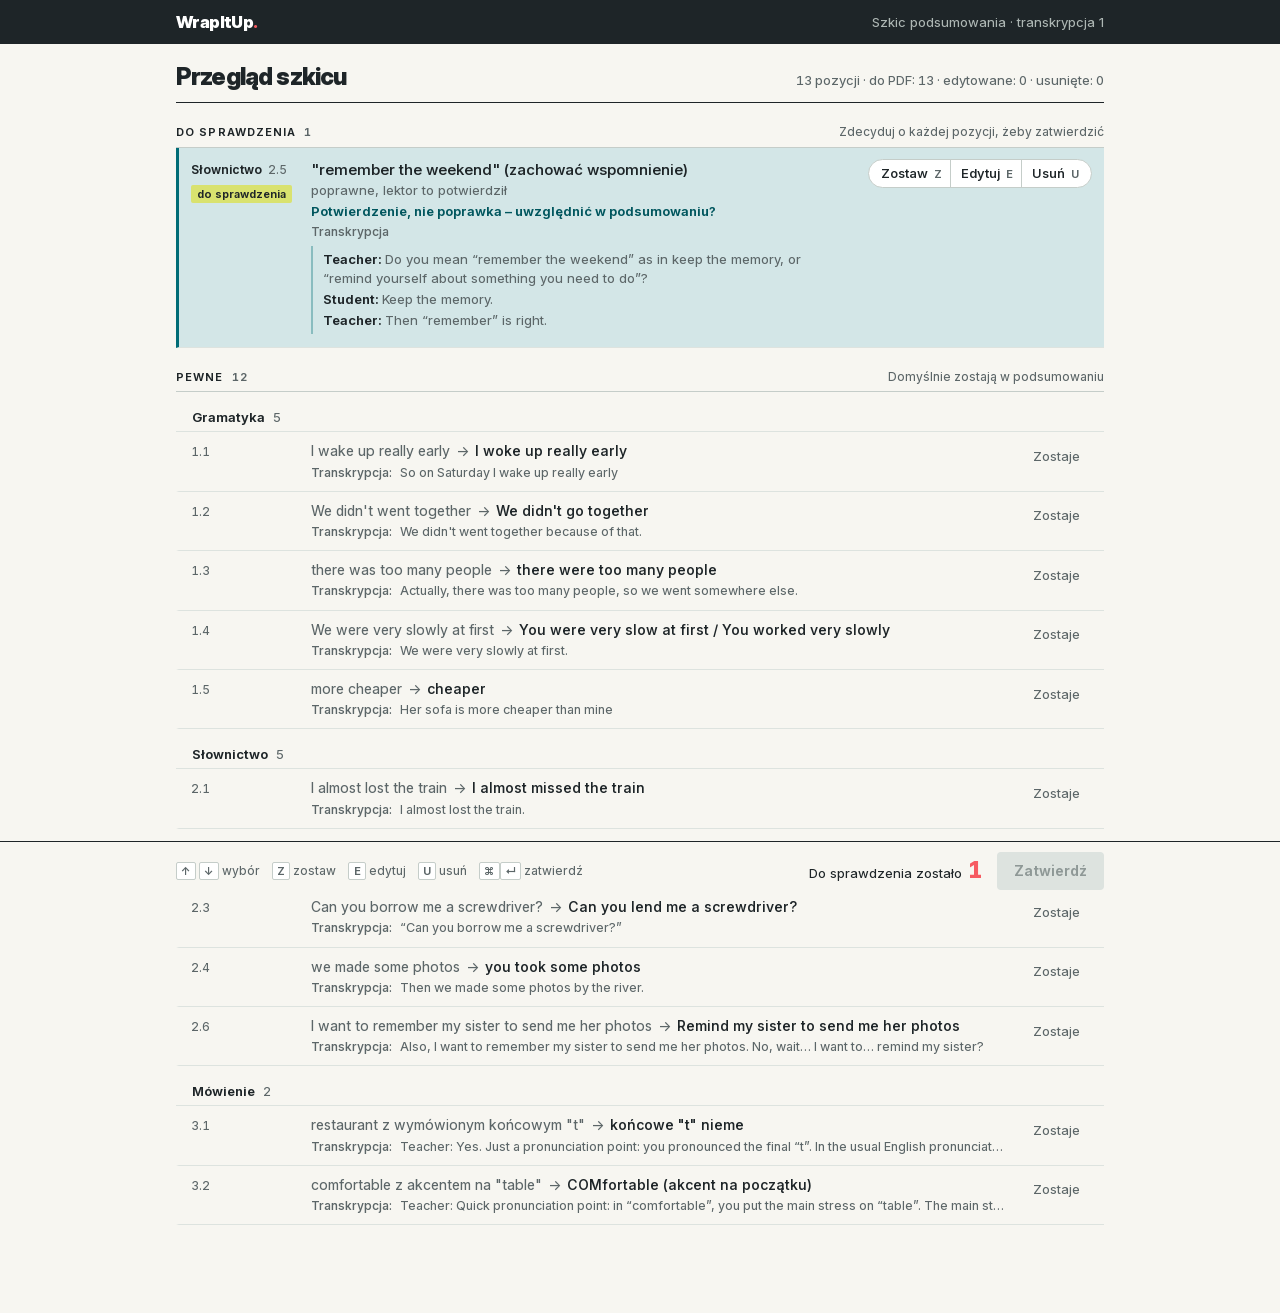
<file: demo/index.html>
<!doctype html>
<html lang="pl">
<head>
<meta charset="utf-8">
<meta name="viewport" content="width=device-width, initial-scale=1">
<title>Przegląd szkicu: transkrypcja 1</title>
<link rel="stylesheet" href="./przeglad.css">
</head>
<body>
<header class="appbar">
  <div class="wrap appbar-in">
    <span class="logo">WrapItUp<span class="dot">.</span></span>
    <span class="appbar-ctx">Szkic podsumowania · transkrypcja 1</span>
  </div>
</header>
<main class="wrap">
  <div id="consent">
    <h1>Zgoda ucznia</h1>
    <p class="sub">Przed pierwszym nagraniem lekcji z tym uczniem potwierdź, że uczeń (lub rodzic) wyraził zgodę. Potwierdzenie wystarczy raz.</p>

    <div class="panel">
      <div class="field">
        <label for="student-label">Uczeń</label>
        <input id="student-label" value="Uczeń A" autocomplete="off">
      </div>

      <div class="field-label">Wariant</div>
      <div class="segmented" role="radiogroup" aria-label="Wariant zgody">
        <label><input type="radio" name="variant" value="adult" checked>Uczeń dorosły</label>
        <label><input type="radio" name="variant" value="minor">Uczeń niepełnoletni (zgoda rodzica)</label>
      </div>

      <div class="template-head">
        <div class="field-label">Wzór zgody</div>
        <div><button class="secondary" type="button" id="copy">Kopiuj tekst</button><span class="copy-note" id="copy-note" aria-live="polite"></span></div>
      </div>
      <pre class="template" id="template"></pre>
      <p class="legal-note">Przykładowy wzór. Przed realnym użyciem wymaga konsultacji prawnej.</p>

      <label class="confirm">
        <input type="checkbox" id="confirm">
        <span>Potwierdzam, że uzyskałem zgodę ucznia (lub rodzica)</span>
      </label>
      <p class="saved" id="saved" hidden aria-live="polite"></p>
    </div>

    <div class="footer">
      <div class="summary-counts">Data potwierdzenia zostanie zapisana na Twoim koncie. Zgodę możesz wycofać w profilu ucznia.</div>
      <button class="primary" id="to-review" disabled>Zapisz zgodę i rozpocznij nagrywanie</button>
    </div>
  </div>

  <div id="lesson">
    <h1>Lekcja w toku</h1>
    <div class="panel lesson-panel">
      <span class="rec"><span class="rec-dot" aria-hidden="true"></span>Nagrywanie</span>
      <p class="lesson-student" id="lesson-student"></p>
      <button class="primary" id="end-lesson">Zakończ lekcję i przygotuj szkic</button>
    </div>
  </div>

  <div id="review">
    <div class="review-head">
      <h1>Przegląd szkicu</h1>
      <p class="meta" id="meta"></p>
    </div>
    <div id="groups"></div>
    <div class="bar" id="bar">
      <div class="bar-in">
        <div class="keys" aria-label="Skróty klawiszowe">
          <span><kbd>↑</kbd> <kbd>↓</kbd> wybór</span>
          <span><kbd>Z</kbd> zostaw</span>
          <span><kbd>E</kbd> edytuj</span>
          <span><kbd>U</kbd> usuń</span>
          <span><kbd>⌘</kbd><kbd>↵</kbd> zatwierdź</span>
        </div>
        <div class="bar-right">
          <span class="remaining" id="remaining" aria-live="polite"></span>
          <button class="primary" id="approve" type="button">Zatwierdź</button>
        </div>
      </div>
    </div>
  </div>

  <div id="clean">
    <div class="clean-toolbar">
      <button class="secondary" id="back" type="button">← Wróć do przeglądu</button>
      <p class="clean-status" id="clean-status"></p>
    </div>
    <div class="sheet-wrap">
      <article class="sheet" id="sheet" aria-label="Podgląd PDF dla ucznia"></article>
    </div>
  </div>
</main>

<script>
  // Dane przepisane z pliku "transkrypcja 1_szkic.md"
  const SOURCE_NAME = "transkrypcja 1";
  const SECTIONS = [
    { id: "gram", name: "Gramatyka", items: [
      { wrong: "I wake up really early", right: "I woke up really early", status: "pewne",
        quote: ["So on Saturday I wake up really early", "Teacher: You woke up really early.", "Student: Woke up, yeah."] },
      { wrong: "We didn't went together", right: "We didn't go together", status: "pewne",
        quote: ["We didn't went together because of that.", "Teacher: One small correction: “We didn't go together.” After “didn't”, use “go”."] },
      { wrong: "there was too many people", right: "there were too many people", status: "pewne",
        quote: ["Actually, there was too many people, so we went somewhere else.", "Teacher: There were too many people.", "Student: Were, right."] },
      { wrong: "We were very slowly at first", right: "You were very slow at first / You worked very slowly", status: "pewne",
        quote: ["We were very slowly at first.", "Teacher: You were very slow at first. Or you worked very slowly."] },
      { wrong: "more cheaper", right: "cheaper", status: "pewne",
        quote: ["Her sofa is more cheaper than mine", "Teacher: Just “cheaper”, without “more”."] }
    ]},
    { id: "vocab", name: "Słownictwo", items: [
      { wrong: "I almost lost the train", right: "I almost missed the train", status: "pewne",
        quote: ["I almost lost the train.", "Teacher: You almost missed the train?", "Student: Yes! Missed it."] },
      { wrong: "the right… thing. You use it with screws", right: "a screwdriver", status: "pewne",
        quote: ["we didn't have the right… thing. You use it with screws.", "Teacher: A screwdriver?", "Student: Yes, that."] },
      { wrong: "Can you borrow me a screwdriver?", right: "Can you lend me a screwdriver?", status: "pewne",
        quote: ["“Can you borrow me a screwdriver?”", "Teacher: In English, “Can you lend me a screwdriver?” The neighbour lends it to you; you borrow it."] },
      { wrong: "we made some photos", right: "you took some photos", status: "pewne",
        quote: ["Then we made some photos by the river.", "Teacher: You took some photos.", "Student: Took photos. Yeah."] },
      { wrong: "brak błędu: \"remember the weekend\" (zachować wspomnienie)", right: "poprawne, lektor to potwierdził", status: "do sprawdzenia",
        quote: ["Teacher: Do you mean “remember the weekend” as in keep the memory, or “remind yourself about something you need to do”?", "Student: Keep the memory.", "Teacher: Then “remember” is right."] },
      { wrong: "I want to remember my sister to send me her photos", right: "Remind my sister to send me her photos", status: "pewne",
        quote: ["Also, I want to remember my sister to send me her photos. No, wait… I want to… remind my sister?", "Teacher: Exactly. “Remind my sister to send me her photos.” Nice self-correction."] }
    ]},
    { id: "speak", name: "Mówienie", items: [
      { wrong: "restaurant z wymówionym końcowym \"t\"", right: "końcowe \"t\" nieme", status: "pewne",
        quote: ["Teacher: Yes. Just a pronunciation point: you pronounced the final “t”. In the usual English pronunciation, that final “t” is silent."] },
      { wrong: "comfortable z akcentem na \"table\"", right: "COMfortable (akcent na początku)", status: "pewne",
        quote: ["Teacher: Quick pronunciation point: in “comfortable”, you put the main stress on “table”. The main stress goes at the beginning: COMfortable."] }
    ]}
  ];
</script>
<script src="./przeglad.js"></script>
<script>
  // Ekran zgody ucznia (makieta: nic nie jest zapisywane poza stroną)
  const TEMPLATES = {
    adult: () =>
`Zgoda na nagrywanie i przetwarzanie lekcji w celu przygotowania podsumowania

Wyrażam zgodę, aby lektor [imię i nazwisko lektora] używał narzędzia WrapItUp do nagrywania dźwięku lekcji online i przetwarzania zapisu rozmowy w celu przygotowania podsumowania lekcji (poprawki, słownictwo, uwagi dotyczące mówienia).

- Nagranie dźwięku jest zamieniane na tekst i usuwane po zatwierdzeniu podsumowania przez lektora, najpóźniej po 7 dniach.
- Podsumowanie sprawdza i zatwierdza lektor, zanim trafi do mnie.
- Zgoda jest dobrowolna. Mogę ją wycofać w każdej chwili i poprosić lektora o usunięcie danych z moich lekcji.
- Zgoda dotyczy wszystkich lekcji z tym lektorem, dopóki jej nie wycofam.`,
    minor: () =>
`Zgoda rodzica na nagrywanie i przetwarzanie lekcji dziecka w celu przygotowania podsumowania

Wyrażam zgodę, aby lektor [imię i nazwisko lektora] nagrywał lekcje mojego dziecka [imię dziecka] za pomocą narzędzia WrapItUp (nagranie dźwięku lekcji online) i przetwarzał zapis rozmowy w celu przygotowania podsumowania lekcji (poprawki, słownictwo, uwagi dotyczące mówienia).

- Nagranie dźwięku jest zamieniane na tekst i usuwane po zatwierdzeniu podsumowania przez lektora, najpóźniej po 7 dniach.
- Podsumowanie sprawdza i zatwierdza lektor, zanim trafi do mojego dziecka.
- Zgoda jest dobrowolna. Mogę ją wycofać w każdej chwili i poprosić lektora o usunięcie danych z lekcji mojego dziecka.
- Zgoda dotyczy wszystkich lekcji mojego dziecka z tym lektorem, dopóki jej nie wycofam.`
  };

  const studentInput = document.getElementById("student-label");
  const templateBox = document.getElementById("template");
  const confirmBox = document.getElementById("confirm");
  const savedBox = document.getElementById("saved");
  const toReview = document.getElementById("to-review");
  const copyNote = document.getElementById("copy-note");
  let confirmedAt = null;

  const today = () => new Date().toLocaleDateString("pl-PL");
  const studentLabel = () => studentInput.value.trim() || "[etykieta ucznia]";
  const variant = () => document.querySelector('input[name="variant"]:checked').value;

  function renderConsent() {
    templateBox.textContent = TEMPLATES[variant()](studentLabel(), confirmedAt || today());
    savedBox.hidden = !confirmBox.checked;
    if (confirmBox.checked) savedBox.textContent = `Zgoda zapisana dla: ${studentLabel()}, ${confirmedAt}`;
    toReview.disabled = !confirmBox.checked;
  }

  studentInput.addEventListener("input", renderConsent);
  document.querySelectorAll('input[name="variant"]').forEach(r => r.addEventListener("change", renderConsent));
  confirmBox.addEventListener("change", () => {
    confirmedAt = confirmBox.checked ? today() : null;
    renderConsent();
  });

  document.getElementById("copy").addEventListener("click", async () => {
    const text = templateBox.textContent;
    try {
      await navigator.clipboard.writeText(text);
    } catch {
      // Zapasowo dla przeglądarek, które blokują schowek dla plików lokalnych
      const ta = el("textarea");
      ta.value = text;
      document.body.append(ta);
      ta.select();
      document.execCommand("copy");
      ta.remove();
    }
    copyNote.textContent = "Skopiowano";
    setTimeout(() => { copyNote.textContent = ""; }, 2000);
  });

  toReview.addEventListener("click", () => {
    if (!confirmBox.checked) return;
    document.getElementById("lesson-student").textContent = studentLabel();
    document.body.classList.replace("consent", "recording");
    window.scrollTo(0, 0);
  });

  // Ekran lekcji w toku (makieta: nic nie jest nagrywane)
  document.getElementById("end-lesson").addEventListener("click", () => {
    document.body.classList.remove("recording");
    window.scrollTo(0, 0);
  });

  renderConsent();
</script>
</body>
</html>
</file>
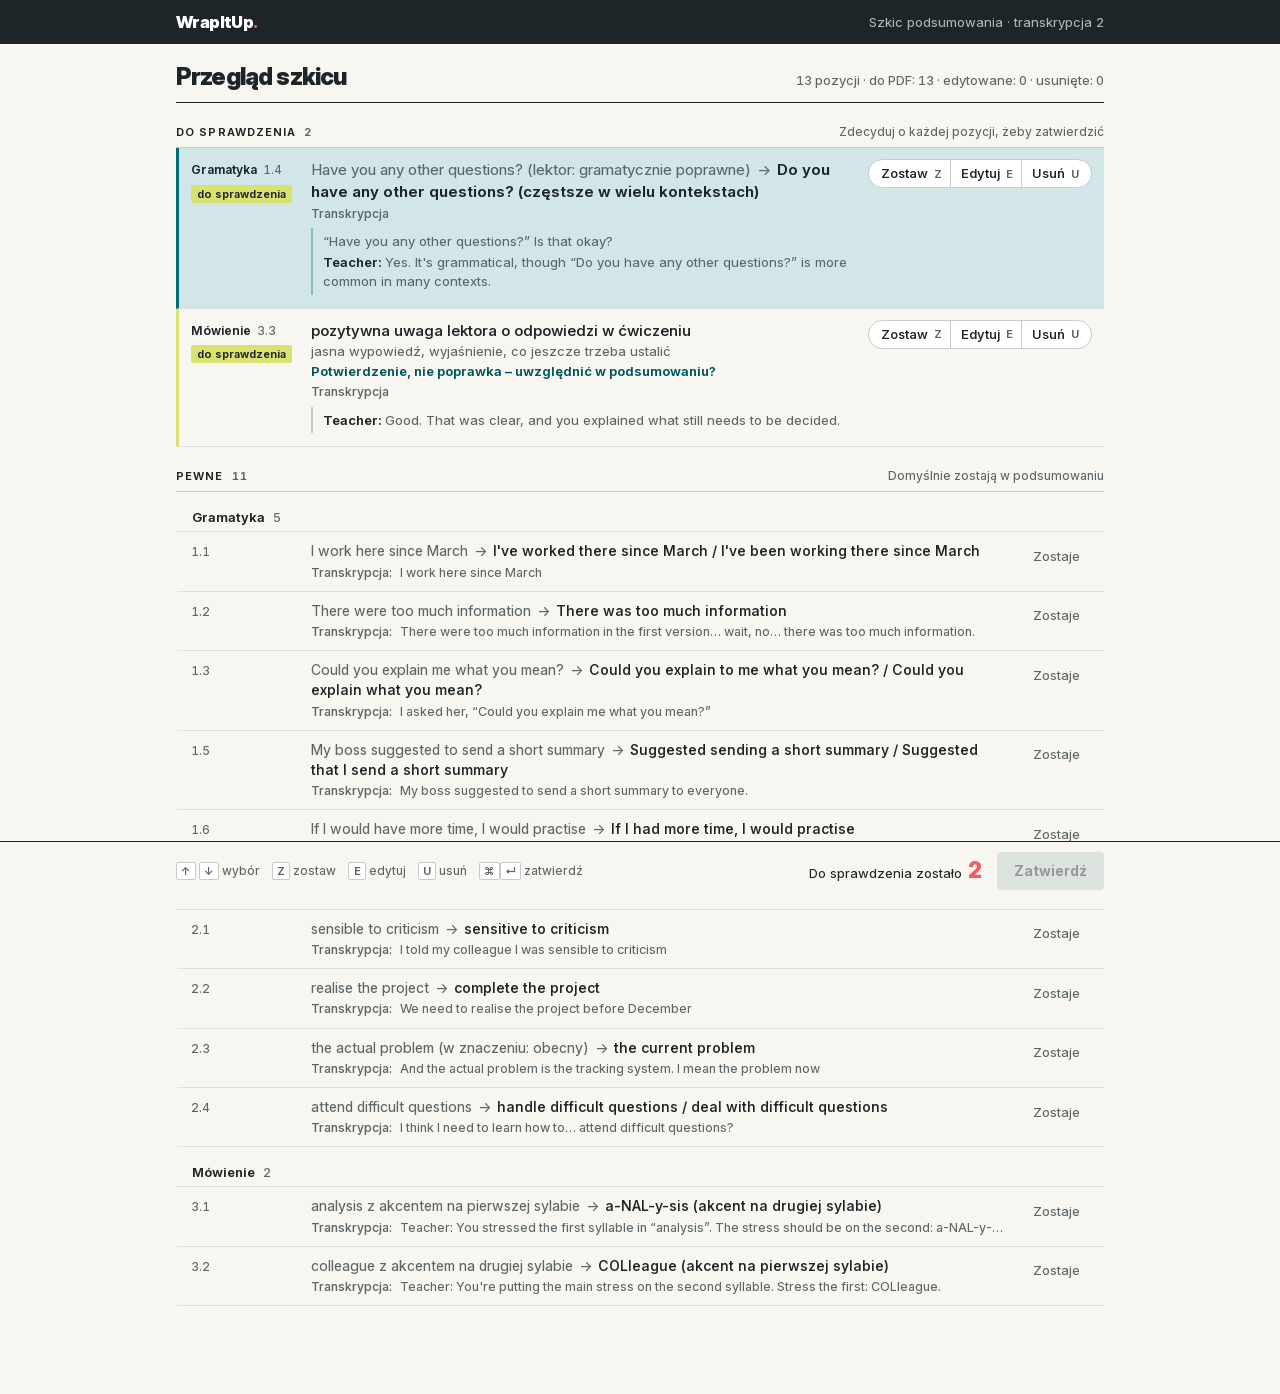
<file: demo/t2.html>
<!doctype html>
<html lang="pl">
<head>
<meta charset="utf-8">
<meta name="viewport" content="width=device-width, initial-scale=1">
<title>Przegląd szkicu: transkrypcja 2</title>
<link rel="stylesheet" href="./przeglad.css">
</head>
<body>
<header class="appbar">
  <div class="wrap appbar-in">
    <span class="logo">WrapItUp<span class="dot">.</span></span>
    <span class="appbar-ctx">Szkic podsumowania · transkrypcja 2</span>
  </div>
</header>
<main class="wrap">

  <div id="review">
    <div class="review-head">
      <h1>Przegląd szkicu</h1>
      <p class="meta" id="meta"></p>
    </div>
    <div id="groups"></div>
    <div class="bar" id="bar">
      <div class="bar-in">
        <div class="keys" aria-label="Skróty klawiszowe">
          <span><kbd>↑</kbd> <kbd>↓</kbd> wybór</span>
          <span><kbd>Z</kbd> zostaw</span>
          <span><kbd>E</kbd> edytuj</span>
          <span><kbd>U</kbd> usuń</span>
          <span><kbd>⌘</kbd><kbd>↵</kbd> zatwierdź</span>
        </div>
        <div class="bar-right">
          <span class="remaining" id="remaining" aria-live="polite"></span>
          <button class="primary" id="approve" type="button">Zatwierdź</button>
        </div>
      </div>
    </div>
  </div>

  <div id="clean">
    <div class="clean-toolbar">
      <button class="secondary" id="back" type="button">← Wróć do przeglądu</button>
      <p class="clean-status" id="clean-status"></p>
    </div>
    <div class="sheet-wrap">
      <article class="sheet" id="sheet" aria-label="Podgląd PDF dla ucznia"></article>
    </div>
  </div>
</main>

<script>
  // Dane przepisane z pliku "transkrypcja 2_szkic.md"
  const SOURCE_NAME = "transkrypcja 2";
  const SECTIONS = [
    { id: "gram", name: "Gramatyka", items: [
      { wrong: "I work here since March", right: "I've worked there since March / I've been working there since March", status: "pewne",
        quote: ["I work here since March", "Teacher: You've worked there since March, or you've been working there since March."] },
      { wrong: "There were too much information", right: "There was too much information", status: "pewne",
        quote: ["There were too much information in the first version… wait, no… there was too much information.", "Teacher: Good correction. “Information” is uncountable, so “there was too much information”."] },
      { wrong: "Could you explain me what you mean?", right: "Could you explain to me what you mean? / Could you explain what you mean?", status: "pewne",
        quote: ["I asked her, “Could you explain me what you mean?”", "Teacher: “Could you explain to me what you mean?” Or simply, “Could you explain what you mean?”"] },
      { wrong: "Have you any other questions? (lektor: gramatycznie poprawne)", right: "Do you have any other questions? (częstsze w wielu kontekstach)", status: "do sprawdzenia",
        quote: ["“Have you any other questions?” Is that okay?", "Teacher: Yes. It's grammatical, though “Do you have any other questions?” is more common in many contexts."] },
      { wrong: "My boss suggested to send a short summary", right: "Suggested sending a short summary / Suggested that I send a short summary", status: "pewne",
        quote: ["My boss suggested to send a short summary to everyone.", "Teacher: “Suggested sending a short summary.” You can also say, “Suggested that I send a short summary.”"] },
      { wrong: "If I would have more time, I would practise", right: "If I had more time, I would practise", status: "pewne",
        quote: ["If I would have more time, I would practise with a colleague first.", "Teacher: “If I had more time, I would practise.” No “would” in that “if” clause."] }
    ]},
    { id: "vocab", name: "Słownictwo", items: [
      { wrong: "sensible to criticism", right: "sensitive to criticism", status: "pewne",
        quote: ["I told my colleague I was sensible to criticism", "Teacher: Here you mean “sensitive to criticism”. “Sensible” means practical or showing good judgement."] },
      { wrong: "realise the project", right: "complete the project", status: "pewne",
        quote: ["We need to realise the project before December", "Teacher: Then “complete the project” works here. “Realise the project” isn't the usual choice in this context."] },
      { wrong: "the actual problem (w znaczeniu: obecny)", right: "the current problem", status: "pewne",
        quote: ["And the actual problem is the tracking system. I mean the problem now", "Teacher: For “the problem now”, say “the current problem”. “Actual” means real, not current."] },
      { wrong: "attend difficult questions", right: "handle difficult questions / deal with difficult questions", status: "pewne",
        quote: ["I think I need to learn how to… attend difficult questions?", "Teacher: Then “handle difficult questions” or “deal with difficult questions”."] }
    ]},
    { id: "speak", name: "Mówienie", items: [
      { wrong: "analysis z akcentem na pierwszej sylabie", right: "a-NAL-y-sis (akcent na drugiej sylabie)", status: "pewne",
        quote: ["Teacher: You stressed the first syllable in “analysis”. The stress should be on the second: a-NAL-y-sis."] },
      { wrong: "colleague z akcentem na drugiej sylabie", right: "COLleague (akcent na pierwszej sylabie)", status: "pewne",
        quote: ["Teacher: You're putting the main stress on the second syllable. Stress the first: COLleague."] },
      { wrong: "brak błędu: pozytywna uwaga lektora o odpowiedzi w ćwiczeniu", right: "jasna wypowiedź, wyjaśnienie, co jeszcze trzeba ustalić", status: "do sprawdzenia",
        quote: ["Teacher: Good. That was clear, and you explained what still needs to be decided."] }
    ]}
  ];
</script>
<script src="./przeglad.js"></script>
</body>
</html>
</file>
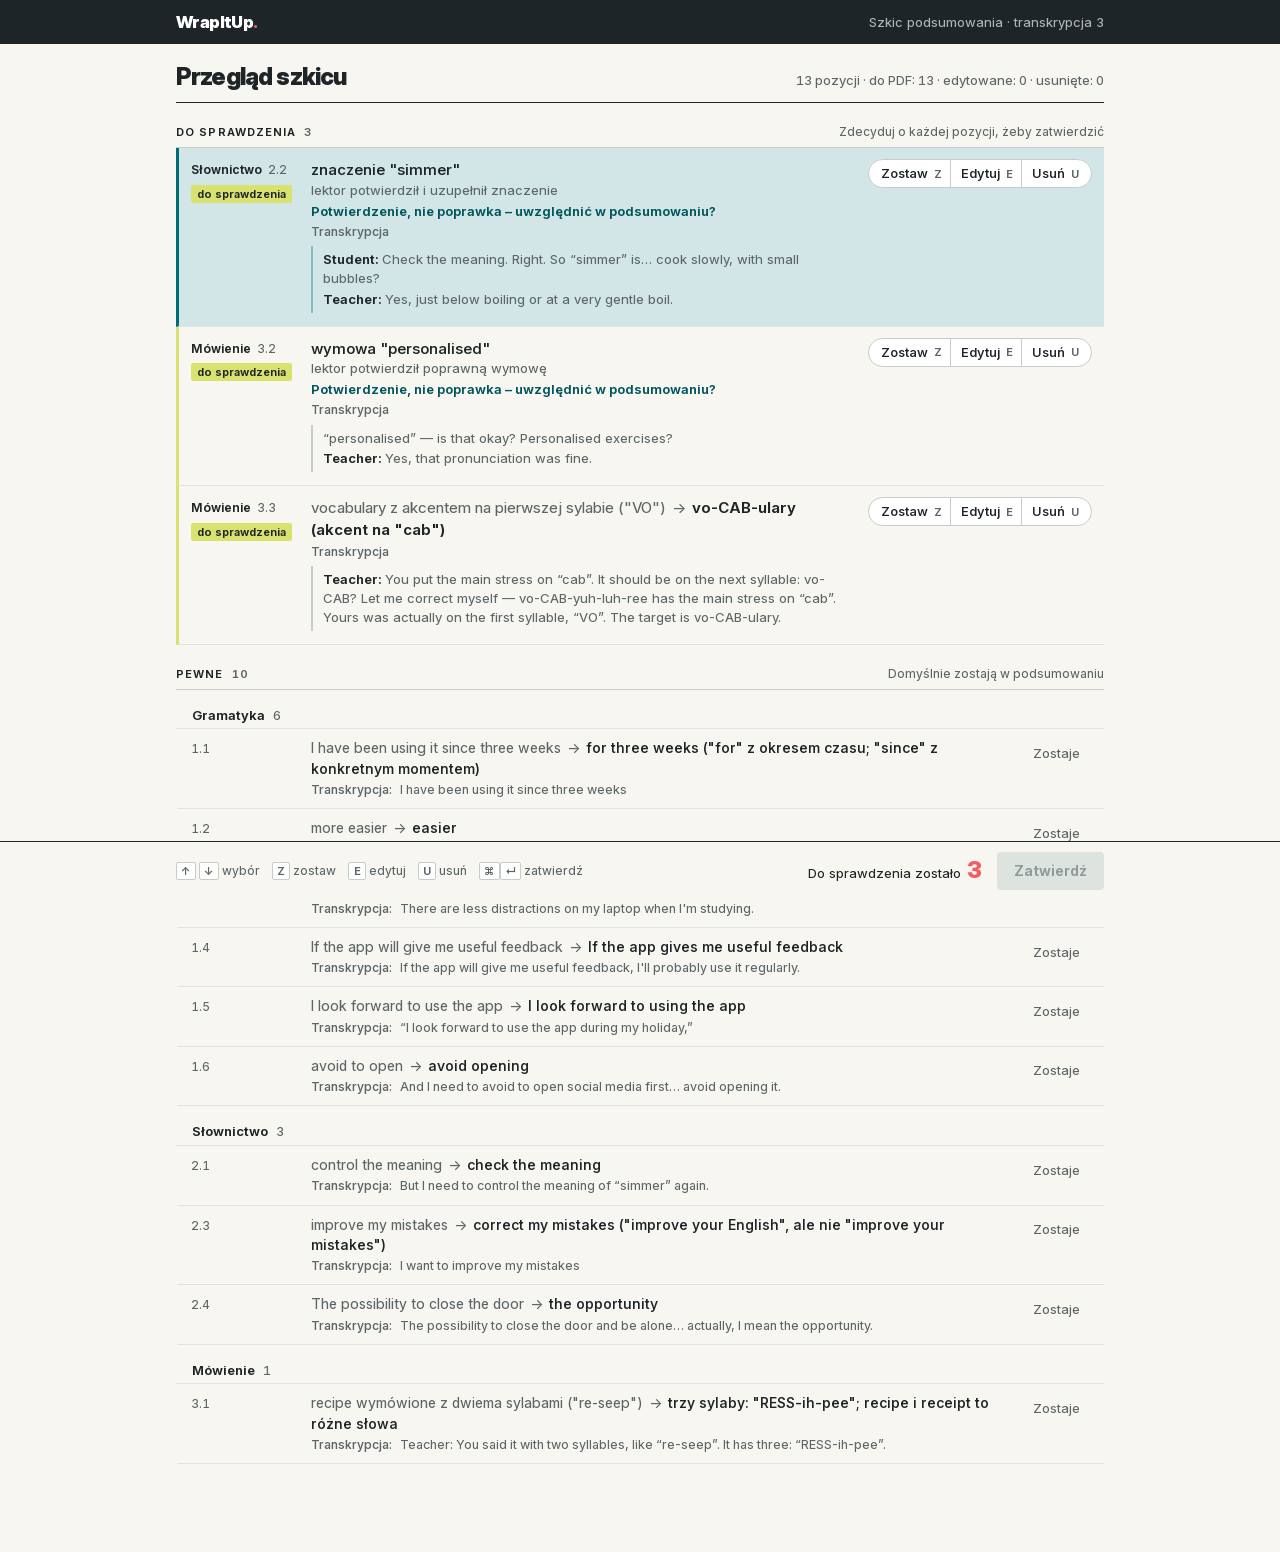
<file: demo/t3.html>
<!doctype html>
<html lang="pl">
<head>
<meta charset="utf-8">
<meta name="viewport" content="width=device-width, initial-scale=1">
<title>Przegląd szkicu: transkrypcja 3</title>
<link rel="stylesheet" href="./przeglad.css">
</head>
<body>
<header class="appbar">
  <div class="wrap appbar-in">
    <span class="logo">WrapItUp<span class="dot">.</span></span>
    <span class="appbar-ctx">Szkic podsumowania · transkrypcja 3</span>
  </div>
</header>
<main class="wrap">

  <div id="review">
    <div class="review-head">
      <h1>Przegląd szkicu</h1>
      <p class="meta" id="meta"></p>
    </div>
    <div id="groups"></div>
    <div class="bar" id="bar">
      <div class="bar-in">
        <div class="keys" aria-label="Skróty klawiszowe">
          <span><kbd>↑</kbd> <kbd>↓</kbd> wybór</span>
          <span><kbd>Z</kbd> zostaw</span>
          <span><kbd>E</kbd> edytuj</span>
          <span><kbd>U</kbd> usuń</span>
          <span><kbd>⌘</kbd><kbd>↵</kbd> zatwierdź</span>
        </div>
        <div class="bar-right">
          <span class="remaining" id="remaining" aria-live="polite"></span>
          <button class="primary" id="approve" type="button">Zatwierdź</button>
        </div>
      </div>
    </div>
  </div>

  <div id="clean">
    <div class="clean-toolbar">
      <button class="secondary" id="back" type="button">← Wróć do przeglądu</button>
      <p class="clean-status" id="clean-status"></p>
    </div>
    <div class="sheet-wrap">
      <article class="sheet" id="sheet" aria-label="Podgląd PDF dla ucznia"></article>
    </div>
  </div>
</main>

<script>
  // Dane przepisane z pliku "transkrypcja 3_szkic.md"
  const SOURCE_NAME = "transkrypcja 3";
  const SECTIONS = [
    { id: "gram", name: "Gramatyka", items: [
      { wrong: "I have been using it since three weeks", right: "for three weeks (\"for\" z okresem czasu; \"since\" z konkretnym momentem)", status: "pewne",
        quote: ["I have been using it since three weeks", "Teacher: “For three weeks.” Use “for” with a length of time.", "Student: For three weeks. Yeah. Since… a specific day?", "Teacher: Exactly."] },
      { wrong: "more easier", right: "easier", status: "pewne",
        quote: ["I think learning online is more easier when everything is in one place.", "Teacher: “Easier”, without “more”."] },
      { wrong: "less distractions", right: "fewer distractions", status: "pewne",
        quote: ["There are less distractions on my laptop when I'm studying.", "Teacher: “Fewer distractions”, because you can count them."] },
      { wrong: "If the app will give me useful feedback", right: "If the app gives me useful feedback", status: "pewne",
        quote: ["If the app will give me useful feedback, I'll probably use it regularly.", "Teacher: “If the app gives me useful feedback, I'll probably use it.” Present simple after “if” in this sentence."] },
      { wrong: "I look forward to use the app", right: "I look forward to using the app", status: "pewne",
        quote: ["“I look forward to use the app during my holiday,”", "Teacher: “I look forward to using the app.” In “look forward to”, “to” is a preposition, so use the “-ing” form afterwards."] },
      { wrong: "avoid to open", right: "avoid opening", status: "pewne",
        quote: ["And I need to avoid to open social media first… avoid opening it.", "Teacher: Exactly. “Avoid opening.” You caught it."] }
    ]},
    { id: "vocab", name: "Słownictwo", items: [
      { wrong: "control the meaning", right: "check the meaning", status: "pewne",
        quote: ["But I need to control the meaning of “simmer” again.", "Teacher: You need to check the meaning. “Control” isn't the word for looking something up."] },
      { wrong: "brak błędu: znaczenie \"simmer\"", right: "lektor potwierdził i uzupełnił znaczenie", status: "do sprawdzenia",
        quote: ["Student: Check the meaning. Right. So “simmer” is… cook slowly, with small bubbles?", "Teacher: Yes, just below boiling or at a very gentle boil."] },
      { wrong: "improve my mistakes", right: "correct my mistakes (\"improve your English\", ale nie \"improve your mistakes\")", status: "pewne",
        quote: ["I want to improve my mistakes", "Teacher: You can “correct your mistakes” and “improve your English”. We don't normally say “improve your mistakes”."] },
      { wrong: "The possibility to close the door", right: "the opportunity", status: "pewne",
        quote: ["The possibility to close the door and be alone… actually, I mean the opportunity.", "Teacher: Yes, “opportunity” works for having a suitable chance to do it. Good correction."] }
    ]},
    { id: "speak", name: "Mówienie", items: [
      { wrong: "recipe wymówione z dwiema sylabami (\"re-seep\")", right: "trzy sylaby: \"RESS-ih-pee\"; recipe i receipt to różne słowa", status: "pewne",
        quote: ["Teacher: You said it with two syllables, like “re-seep”. It has three: “RESS-ih-pee”.", "Student: Recipe. Okay. Not like “receipt”.", "Teacher: Exactly. They're different words."] },
      { wrong: "brak błędu: wymowa \"personalised\"", right: "lektor potwierdził poprawną wymowę", status: "do sprawdzenia",
        quote: ["“personalised” — is that okay? Personalised exercises?", "Teacher: Yes, that pronunciation was fine."] },
      { wrong: "vocabulary z akcentem na pierwszej sylabie (\"VO\")", right: "vo-CAB-ulary (akcent na \"cab\")", status: "do sprawdzenia",
        quote: ["Teacher: You put the main stress on “cab”. It should be on the next syllable: vo-CAB? Let me correct myself — vo-CAB-yuh-luh-ree has the main stress on “cab”. Yours was actually on the first syllable, “VO”. The target is vo-CAB-ulary."] }
    ]}
  ];
</script>
<script src="./przeglad.js"></script>
</body>
</html>
</file>
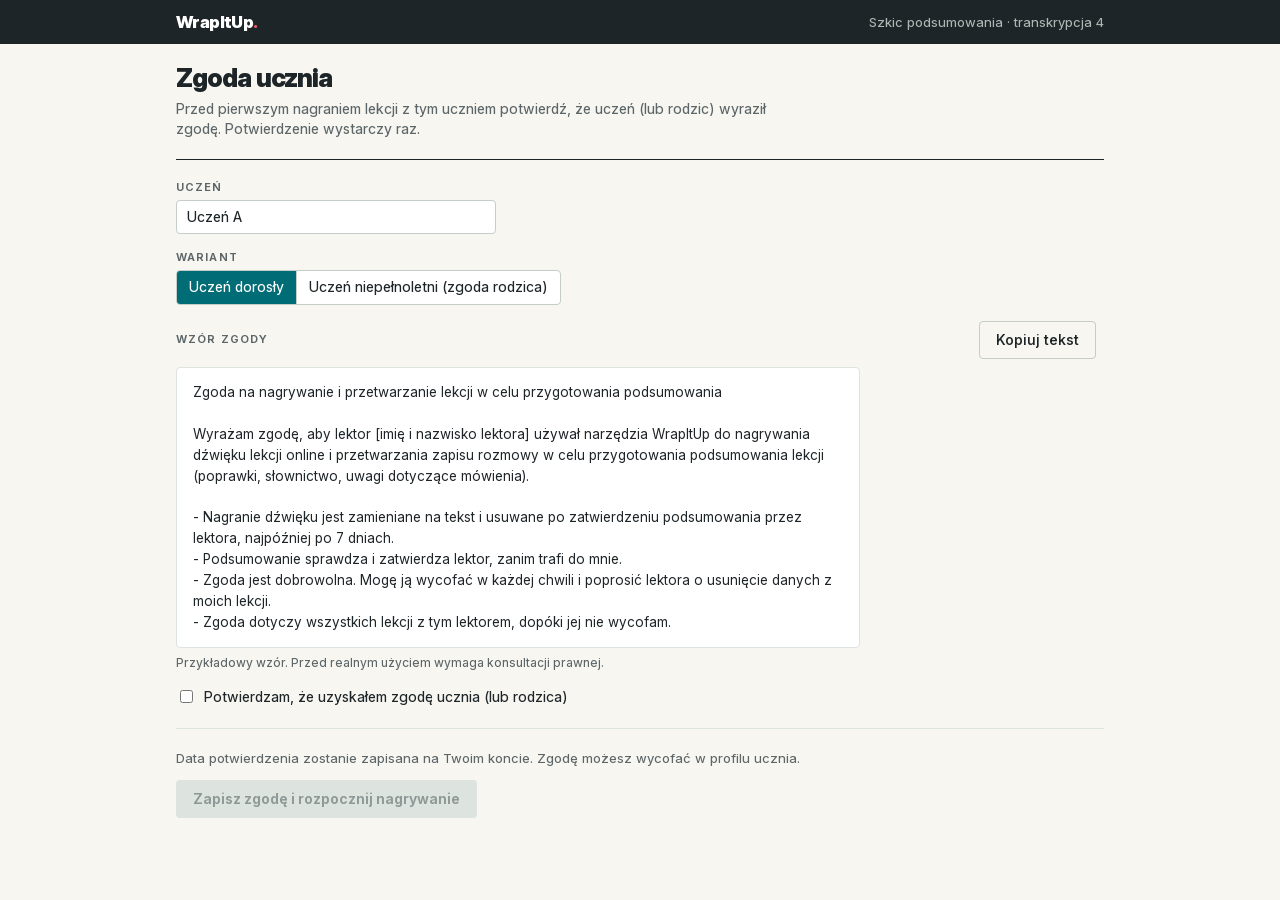
<file: demo/t4.html>
<!doctype html>
<html lang="pl">
<head>
<meta charset="utf-8">
<meta name="viewport" content="width=device-width, initial-scale=1">
<title>Przegląd szkicu: transkrypcja 4</title>
<link rel="stylesheet" href="./przeglad.css">
</head>
<body class="consent">
<header class="appbar">
  <div class="wrap appbar-in">
    <span class="logo">WrapItUp<span class="dot">.</span></span>
    <span class="appbar-ctx">Szkic podsumowania · transkrypcja 4</span>
  </div>
</header>
<main class="wrap">
  <div id="consent">
    <h1>Zgoda ucznia</h1>
    <p class="sub">Przed pierwszym nagraniem lekcji z tym uczniem potwierdź, że uczeń (lub rodzic) wyraził zgodę. Potwierdzenie wystarczy raz.</p>

    <div class="panel">
      <div class="field">
        <label for="student-label">Uczeń</label>
        <input id="student-label" value="Uczeń A" autocomplete="off">
      </div>

      <div class="field-label">Wariant</div>
      <div class="segmented" role="radiogroup" aria-label="Wariant zgody">
        <label><input type="radio" name="variant" value="adult" checked>Uczeń dorosły</label>
        <label><input type="radio" name="variant" value="minor">Uczeń niepełnoletni (zgoda rodzica)</label>
      </div>

      <div class="template-head">
        <div class="field-label">Wzór zgody</div>
        <div><button class="secondary" type="button" id="copy">Kopiuj tekst</button><span class="copy-note" id="copy-note" aria-live="polite"></span></div>
      </div>
      <pre class="template" id="template"></pre>
      <p class="legal-note">Przykładowy wzór. Przed realnym użyciem wymaga konsultacji prawnej.</p>

      <label class="confirm">
        <input type="checkbox" id="confirm">
        <span>Potwierdzam, że uzyskałem zgodę ucznia (lub rodzica)</span>
      </label>
      <p class="saved" id="saved" hidden aria-live="polite"></p>
    </div>

    <div class="footer">
      <div class="summary-counts">Data potwierdzenia zostanie zapisana na Twoim koncie. Zgodę możesz wycofać w profilu ucznia.</div>
      <button class="primary" id="to-review" disabled>Zapisz zgodę i rozpocznij nagrywanie</button>
    </div>
  </div>

  <div id="lesson">
    <h1>Lekcja w toku</h1>
    <div class="panel lesson-panel">
      <span class="rec"><span class="rec-dot" aria-hidden="true"></span>Nagrywanie</span>
      <p class="lesson-student" id="lesson-student"></p>
      <button class="primary" id="end-lesson">Zakończ lekcję i przygotuj szkic</button>
    </div>
  </div>

  <div id="review">
    <div class="review-head">
      <h1>Przegląd szkicu</h1>
      <p class="meta" id="meta"></p>
    </div>
    <div id="groups"></div>
    <div class="bar" id="bar">
      <div class="bar-in">
        <div class="keys" aria-label="Skróty klawiszowe">
          <span><kbd>↑</kbd> <kbd>↓</kbd> wybór</span>
          <span><kbd>Z</kbd> zostaw</span>
          <span><kbd>E</kbd> edytuj</span>
          <span><kbd>U</kbd> usuń</span>
          <span><kbd>⌘</kbd><kbd>↵</kbd> zatwierdź</span>
        </div>
        <div class="bar-right">
          <span class="remaining" id="remaining" aria-live="polite"></span>
          <button class="primary" id="approve" type="button">Zatwierdź</button>
        </div>
      </div>
    </div>
  </div>

  <div id="clean">
    <div class="clean-toolbar">
      <button class="secondary" id="back" type="button">← Wróć do przeglądu</button>
      <p class="clean-status" id="clean-status"></p>
    </div>
    <div class="sheet-wrap">
      <article class="sheet" id="sheet" aria-label="Podgląd PDF dla ucznia"></article>
    </div>
  </div>
</main>

<script>
  // Dane przepisane z pliku "transkrypcja 4_szkic.md"
  const SOURCE_NAME = "transkrypcja 4";
  const SECTIONS = [
    { id: "gram", name: "Gramatyka", items: [
      { wrong: "some informations are missing", right: "some information is missing", status: "pewne",
        quote: ["Also, some informations are missing.", "Teacher: Some information is missing. “Information” is uncountable in English."] }
    ]},
    { id: "vocab", name: "Słownictwo", items: [
      { wrong: "Actually, I'm working late most evenings (w znaczeniu: obecnie)", right: "currently", status: "pewne",
        quote: ["Actually, I'm working late most evenings… sorry, I mean currently. At the moment. Not “actually”.", "Teacher: Yes, “currently” expresses the time meaning you want. Good catch."] },
      { wrong: "brak błędu: rozumienie \"at your own pace\"", right: "lektor potwierdził wyjaśnienie ucznia", status: "do sprawdzenia",
        quote: ["Teacher: What do you understand by “at your own pace”?", "Student: Like… you can stop, go back, do one lesson this week and another next week. You don't have to keep up with a group.", "Teacher: Yes."] }
    ]},
    { id: "speak", name: "Mówienie", items: [
      { wrong: "course wymówione jak \"curse\"", right: "\"course\" z samogłoską jak w \"horse\" (wymowa brytyjska)", status: "pewne",
        quote: ["Teacher: Quick pause. You pronounced “course” like “curse”. They're different words. In the British pronunciation we're practising, “course” has the vowel in “horse”."] },
      { wrong: "brak błędu: pozytywna uwaga o rozmowie telefonicznej", right: "dobrze poradził sobie, gdy nie znał modelu aparatu", status: "do sprawdzenia",
        quote: ["Teacher: You handled it well. Especially when you didn't know the camera model."] },
      { wrong: "brak błędu: pozytywna uwaga o porównaniu kursu i warsztatu", right: "jasne porównanie", status: "do sprawdzenia",
        quote: ["Teacher: That's a clear comparison."] }
    ]}
  ];
</script>
<script src="./przeglad.js"></script>
<script>
  // Ekran zgody ucznia (makieta: nic nie jest zapisywane poza stroną)
  const TEMPLATES = {
    adult: () =>
`Zgoda na nagrywanie i przetwarzanie lekcji w celu przygotowania podsumowania

Wyrażam zgodę, aby lektor [imię i nazwisko lektora] używał narzędzia WrapItUp do nagrywania dźwięku lekcji online i przetwarzania zapisu rozmowy w celu przygotowania podsumowania lekcji (poprawki, słownictwo, uwagi dotyczące mówienia).

- Nagranie dźwięku jest zamieniane na tekst i usuwane po zatwierdzeniu podsumowania przez lektora, najpóźniej po 7 dniach.
- Podsumowanie sprawdza i zatwierdza lektor, zanim trafi do mnie.
- Zgoda jest dobrowolna. Mogę ją wycofać w każdej chwili i poprosić lektora o usunięcie danych z moich lekcji.
- Zgoda dotyczy wszystkich lekcji z tym lektorem, dopóki jej nie wycofam.`,
    minor: () =>
`Zgoda rodzica na nagrywanie i przetwarzanie lekcji dziecka w celu przygotowania podsumowania

Wyrażam zgodę, aby lektor [imię i nazwisko lektora] nagrywał lekcje mojego dziecka [imię dziecka] za pomocą narzędzia WrapItUp (nagranie dźwięku lekcji online) i przetwarzał zapis rozmowy w celu przygotowania podsumowania lekcji (poprawki, słownictwo, uwagi dotyczące mówienia).

- Nagranie dźwięku jest zamieniane na tekst i usuwane po zatwierdzeniu podsumowania przez lektora, najpóźniej po 7 dniach.
- Podsumowanie sprawdza i zatwierdza lektor, zanim trafi do mojego dziecka.
- Zgoda jest dobrowolna. Mogę ją wycofać w każdej chwili i poprosić lektora o usunięcie danych z lekcji mojego dziecka.
- Zgoda dotyczy wszystkich lekcji mojego dziecka z tym lektorem, dopóki jej nie wycofam.`
  };

  const studentInput = document.getElementById("student-label");
  const templateBox = document.getElementById("template");
  const confirmBox = document.getElementById("confirm");
  const savedBox = document.getElementById("saved");
  const toReview = document.getElementById("to-review");
  const copyNote = document.getElementById("copy-note");
  let confirmedAt = null;

  const today = () => new Date().toLocaleDateString("pl-PL");
  const studentLabel = () => studentInput.value.trim() || "[etykieta ucznia]";
  const variant = () => document.querySelector('input[name="variant"]:checked').value;

  function renderConsent() {
    templateBox.textContent = TEMPLATES[variant()](studentLabel(), confirmedAt || today());
    savedBox.hidden = !confirmBox.checked;
    if (confirmBox.checked) savedBox.textContent = `Zgoda zapisana dla: ${studentLabel()}, ${confirmedAt}`;
    toReview.disabled = !confirmBox.checked;
  }

  studentInput.addEventListener("input", renderConsent);
  document.querySelectorAll('input[name="variant"]').forEach(r => r.addEventListener("change", renderConsent));
  confirmBox.addEventListener("change", () => {
    confirmedAt = confirmBox.checked ? today() : null;
    renderConsent();
  });

  document.getElementById("copy").addEventListener("click", async () => {
    const text = templateBox.textContent;
    try {
      await navigator.clipboard.writeText(text);
    } catch {
      // Zapasowo dla przeglądarek, które blokują schowek dla plików lokalnych
      const ta = el("textarea");
      ta.value = text;
      document.body.append(ta);
      ta.select();
      document.execCommand("copy");
      ta.remove();
    }
    copyNote.textContent = "Skopiowano";
    setTimeout(() => { copyNote.textContent = ""; }, 2000);
  });

  toReview.addEventListener("click", () => {
    if (!confirmBox.checked) return;
    document.getElementById("lesson-student").textContent = studentLabel();
    document.body.classList.replace("consent", "recording");
    window.scrollTo(0, 0);
  });

  // Ekran lekcji w toku (makieta: nic nie jest nagrywane)
  document.getElementById("end-lesson").addEventListener("click", () => {
    document.body.classList.remove("recording");
    window.scrollTo(0, 0);
  });

  renderConsent();
</script>
</body>
</html>
</file>
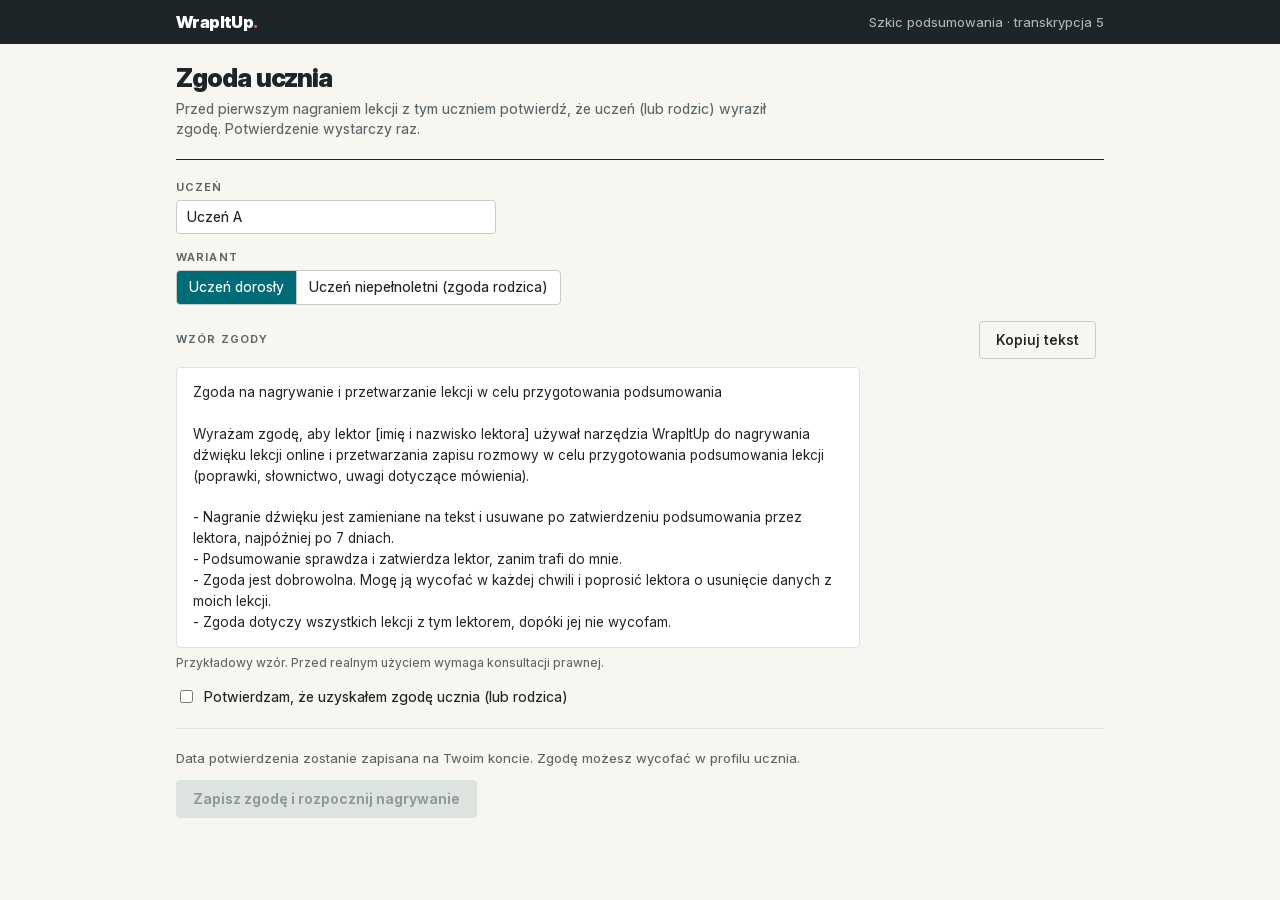
<file: demo/t5.html>
<!doctype html>
<html lang="pl">
<head>
<meta charset="utf-8">
<meta name="viewport" content="width=device-width, initial-scale=1">
<title>Przegląd szkicu: transkrypcja 5</title>
<link rel="stylesheet" href="./przeglad.css">
</head>
<body class="consent">
<header class="appbar">
  <div class="wrap appbar-in">
    <span class="logo">WrapItUp<span class="dot">.</span></span>
    <span class="appbar-ctx">Szkic podsumowania · transkrypcja 5</span>
  </div>
</header>
<main class="wrap">
  <div id="consent">
    <h1>Zgoda ucznia</h1>
    <p class="sub">Przed pierwszym nagraniem lekcji z tym uczniem potwierdź, że uczeń (lub rodzic) wyraził zgodę. Potwierdzenie wystarczy raz.</p>

    <div class="panel">
      <div class="field">
        <label for="student-label">Uczeń</label>
        <input id="student-label" value="Uczeń A" autocomplete="off">
      </div>

      <div class="field-label">Wariant</div>
      <div class="segmented" role="radiogroup" aria-label="Wariant zgody">
        <label><input type="radio" name="variant" value="adult" checked>Uczeń dorosły</label>
        <label><input type="radio" name="variant" value="minor">Uczeń niepełnoletni (zgoda rodzica)</label>
      </div>

      <div class="template-head">
        <div class="field-label">Wzór zgody</div>
        <div><button class="secondary" type="button" id="copy">Kopiuj tekst</button><span class="copy-note" id="copy-note" aria-live="polite"></span></div>
      </div>
      <pre class="template" id="template"></pre>
      <p class="legal-note">Przykładowy wzór. Przed realnym użyciem wymaga konsultacji prawnej.</p>

      <label class="confirm">
        <input type="checkbox" id="confirm">
        <span>Potwierdzam, że uzyskałem zgodę ucznia (lub rodzica)</span>
      </label>
      <p class="saved" id="saved" hidden aria-live="polite"></p>
    </div>

    <div class="footer">
      <div class="summary-counts">Data potwierdzenia zostanie zapisana na Twoim koncie. Zgodę możesz wycofać w profilu ucznia.</div>
      <button class="primary" id="to-review" disabled>Zapisz zgodę i rozpocznij nagrywanie</button>
    </div>
  </div>

  <div id="lesson">
    <h1>Lekcja w toku</h1>
    <div class="panel lesson-panel">
      <span class="rec"><span class="rec-dot" aria-hidden="true"></span>Nagrywanie</span>
      <p class="lesson-student" id="lesson-student"></p>
      <button class="primary" id="end-lesson">Zakończ lekcję i przygotuj szkic</button>
    </div>
  </div>

  <div id="review">
    <div class="review-head">
      <h1>Przegląd szkicu</h1>
      <p class="meta" id="meta"></p>
    </div>
    <div id="groups"></div>
    <div class="bar" id="bar">
      <div class="bar-in">
        <div class="keys" aria-label="Skróty klawiszowe">
          <span><kbd>↑</kbd> <kbd>↓</kbd> wybór</span>
          <span><kbd>Z</kbd> zostaw</span>
          <span><kbd>E</kbd> edytuj</span>
          <span><kbd>U</kbd> usuń</span>
          <span><kbd>⌘</kbd><kbd>↵</kbd> zatwierdź</span>
        </div>
        <div class="bar-right">
          <span class="remaining" id="remaining" aria-live="polite"></span>
          <button class="primary" id="approve" type="button">Zatwierdź</button>
        </div>
      </div>
    </div>
  </div>

  <div id="clean">
    <div class="clean-toolbar">
      <button class="secondary" id="back" type="button">← Wróć do przeglądu</button>
      <p class="clean-status" id="clean-status"></p>
    </div>
    <div class="sheet-wrap">
      <article class="sheet" id="sheet" aria-label="Podgląd PDF dla ucznia"></article>
    </div>
  </div>
</main>

<script>
  // Dane przepisane z pliku "transkrypcja 5_szkic.md"
  const SOURCE_NAME = "transkrypcja 5";
  const SECTIONS = [
    { id: "gram", name: "Gramatyka", items: [
      { wrong: "the train had went", right: "the train had gone (go, went, gone)", status: "pewne",
        quote: ["by the time she got to the station, the train had went.", "Teacher: Had…?", "Student: Had went. Wait. That's not right, is it?", "Teacher: Had gone. Go, went, gone."] },
      { wrong: "she didn't knew which platform", right: "she didn't know which platform", status: "pewne",
        quote: ["but she didn't knew which platform she needed.", "Teacher: She didn't know."] },
      { wrong: "He suggested to take a bus", right: "He suggested taking a bus", status: "pewne",
        quote: ["He suggested to take a bus to another town", "Teacher: Yes. “Suggest” followed directly by another verb takes the “-ing” form. “He suggested taking a bus.”"] },
      { wrong: "brak błędu: \"the train left\" / \"the train had left\"", right: "lektor potwierdził poprawne rozróżnienie", status: "do sprawdzenia",
        quote: ["Teacher: Now look at these two sentences: “When she arrived, the train left” and “When she arrived, the train had left.” Same meaning?", "Student: No… wait. The second one is easier. She arrived, but the train was already… not there. In the first one, she arrived and then it left. Or at almost the same time.", "Teacher: Exactly."] },
      { wrong: "brak błędu: \"while\" w zdaniu ucznia", right: "poprawne", status: "do sprawdzenia",
        quote: ["Student: “While she was waiting for her phone to charge, she talked to the other passenger.” Is that… too long?", "Teacher: No, that's fine."] },
      { wrong: "brak błędu: pozycja \"eventually\"", right: "na początku lub na końcu zdania; początek to dobry wybór", status: "do sprawdzenia",
        quote: ["Teacher: Would you put “eventually” at the start or the end?", "Student: At the start, I think. It sounds better there.", "Teacher: Both can work, but the start is a good choice."] }
    ]},
    { id: "vocab", name: "Słownictwo", items: [
      { wrong: "She almost lost the bus", right: "almost missed the bus (jak \"missed the train\")", status: "pewne",
        quote: ["She almost lost the bus as well, because she stopped to buy water.", "Teacher: Almost missed the bus. Like “missed the train”."] },
      { wrong: "She borrowed Anna a charger", right: "She lent Anna a charger", status: "pewne",
        quote: ["She borrowed Anna a charger, and then they started talking.", "Teacher: She lent Anna a charger. The passenger lent it; Anna borrowed it."] },
      { wrong: "eventually w znaczeniu \"possibly\"", right: "eventually = \"in the end\", często po jakimś czasie lub trudnościach", status: "pewne",
        quote: ["I always feel like “eventually” should mean… possibly. But it doesn't.", "Teacher: Right. Here it means “in the end”, often after some time or difficulty."] }
    ]},
    { id: "speak", name: "Mówienie", items: [
      { wrong: "island z wymówionym \"s\"", right: "\"s\" nieme: EYE-lənd", status: "pewne",
        quote: ["Teacher: You're saying the “s”. It's silent in “island”: EYE-lənd."] }
    ]}
  ];
</script>
<script src="./przeglad.js"></script>
<script>
  // Ekran zgody ucznia (makieta: nic nie jest zapisywane poza stroną)
  const TEMPLATES = {
    adult: () =>
`Zgoda na nagrywanie i przetwarzanie lekcji w celu przygotowania podsumowania

Wyrażam zgodę, aby lektor [imię i nazwisko lektora] używał narzędzia WrapItUp do nagrywania dźwięku lekcji online i przetwarzania zapisu rozmowy w celu przygotowania podsumowania lekcji (poprawki, słownictwo, uwagi dotyczące mówienia).

- Nagranie dźwięku jest zamieniane na tekst i usuwane po zatwierdzeniu podsumowania przez lektora, najpóźniej po 7 dniach.
- Podsumowanie sprawdza i zatwierdza lektor, zanim trafi do mnie.
- Zgoda jest dobrowolna. Mogę ją wycofać w każdej chwili i poprosić lektora o usunięcie danych z moich lekcji.
- Zgoda dotyczy wszystkich lekcji z tym lektorem, dopóki jej nie wycofam.`,
    minor: () =>
`Zgoda rodzica na nagrywanie i przetwarzanie lekcji dziecka w celu przygotowania podsumowania

Wyrażam zgodę, aby lektor [imię i nazwisko lektora] nagrywał lekcje mojego dziecka [imię dziecka] za pomocą narzędzia WrapItUp (nagranie dźwięku lekcji online) i przetwarzał zapis rozmowy w celu przygotowania podsumowania lekcji (poprawki, słownictwo, uwagi dotyczące mówienia).

- Nagranie dźwięku jest zamieniane na tekst i usuwane po zatwierdzeniu podsumowania przez lektora, najpóźniej po 7 dniach.
- Podsumowanie sprawdza i zatwierdza lektor, zanim trafi do mojego dziecka.
- Zgoda jest dobrowolna. Mogę ją wycofać w każdej chwili i poprosić lektora o usunięcie danych z lekcji mojego dziecka.
- Zgoda dotyczy wszystkich lekcji mojego dziecka z tym lektorem, dopóki jej nie wycofam.`
  };

  const studentInput = document.getElementById("student-label");
  const templateBox = document.getElementById("template");
  const confirmBox = document.getElementById("confirm");
  const savedBox = document.getElementById("saved");
  const toReview = document.getElementById("to-review");
  const copyNote = document.getElementById("copy-note");
  let confirmedAt = null;

  const today = () => new Date().toLocaleDateString("pl-PL");
  const studentLabel = () => studentInput.value.trim() || "[etykieta ucznia]";
  const variant = () => document.querySelector('input[name="variant"]:checked').value;

  function renderConsent() {
    templateBox.textContent = TEMPLATES[variant()](studentLabel(), confirmedAt || today());
    savedBox.hidden = !confirmBox.checked;
    if (confirmBox.checked) savedBox.textContent = `Zgoda zapisana dla: ${studentLabel()}, ${confirmedAt}`;
    toReview.disabled = !confirmBox.checked;
  }

  studentInput.addEventListener("input", renderConsent);
  document.querySelectorAll('input[name="variant"]').forEach(r => r.addEventListener("change", renderConsent));
  confirmBox.addEventListener("change", () => {
    confirmedAt = confirmBox.checked ? today() : null;
    renderConsent();
  });

  document.getElementById("copy").addEventListener("click", async () => {
    const text = templateBox.textContent;
    try {
      await navigator.clipboard.writeText(text);
    } catch {
      // Zapasowo dla przeglądarek, które blokują schowek dla plików lokalnych
      const ta = el("textarea");
      ta.value = text;
      document.body.append(ta);
      ta.select();
      document.execCommand("copy");
      ta.remove();
    }
    copyNote.textContent = "Skopiowano";
    setTimeout(() => { copyNote.textContent = ""; }, 2000);
  });

  toReview.addEventListener("click", () => {
    if (!confirmBox.checked) return;
    document.getElementById("lesson-student").textContent = studentLabel();
    document.body.classList.replace("consent", "recording");
    window.scrollTo(0, 0);
  });

  // Ekran lekcji w toku (makieta: nic nie jest nagrywane)
  document.getElementById("end-lesson").addEventListener("click", () => {
    document.body.classList.remove("recording");
    window.scrollTo(0, 0);
  });

  renderConsent();
</script>
</body>
</html>
</file>
<file: demo/przeglad.css>
/* WrapItUp: przegląd szkicu i PDF dla ucznia.
   Paleta i typografia wg WrapItUp-brand-guideline.png. */

/* Inter 4.1 (rsms/inter), font zmienny: osie wght 100–900 i opsz 14–32 (Inter Display). Licencja: fonts/OFL.txt */
@font-face {
  font-family: "Inter";
  src: url("./fonts/InterVariable.woff2") format("woff2");
  font-weight: 100 900;
  font-style: normal;
  font-display: swap;
}

:root {
  --petrol: #006C76;
  --petrol-dark: #00565E;
  --ink: #1E2528;
  --coral: #F65B62;
  --citron: #D9E26F;
  --tint: #D3E6E7;
  --paper: #F7F6F1;
  --white: #FFFFFF;
  --slate: #5C6668;
  --line: #DDE3DF;
  --line-strong: #C5CDC9;

  --r: 4px;
  --sans: "Inter", system-ui, -apple-system, "Segoe UI", Roboto, sans-serif;
}

* { box-sizing: border-box; }
html { -webkit-text-size-adjust: 100%; }
body {
  margin: 0;
  background: var(--paper);
  color: var(--ink);
  font: 450 14px/1.45 var(--sans);
  -webkit-font-smoothing: antialiased;
}
button, input { font: inherit; color: inherit; }
:focus-visible { outline: 2px solid var(--petrol); outline-offset: 2px; }

.wrap { max-width: 960px; margin: 0 auto; padding-left: 16px; padding-right: 16px; }

/* Display = Inter w rozmiarze optycznym „Display” */
.display, h1, .logo, .num-big {
  font-variation-settings: "opsz" 32;
  font-weight: 850;
  letter-spacing: -0.035em;
}

/* ---------- Pasek aplikacji ---------- */
.appbar { background: var(--ink); color: var(--white); }
.appbar-in { display: flex; align-items: center; gap: 16px; height: 44px; }
.logo { font-size: 17px; line-height: 1; color: inherit; }
.logo .dot { color: var(--coral); }
.appbar-ctx { color: #AEB7B4; font-size: 13px; margin-left: auto; white-space: nowrap; overflow: hidden; text-overflow: ellipsis; }

main.wrap { padding-top: 20px; padding-bottom: 0; }

/* ---------- Wspólne kontrolki ---------- */
.primary, .secondary {
  display: inline-flex; align-items: center; gap: 8px;
  border-radius: var(--r); padding: 8px 16px; font-size: 14px; font-weight: 650;
  cursor: pointer; white-space: nowrap;
}
.primary { background: var(--petrol); color: var(--white); border: 1px solid var(--petrol); }
.primary:hover { background: var(--petrol-dark); border-color: var(--petrol-dark); }
.primary:disabled, .primary:disabled:hover { background: var(--line); color: #8E9896; border-color: transparent; cursor: not-allowed; }
.secondary { background: transparent; color: var(--ink); border: 1px solid var(--line-strong); font-weight: 550; }
.secondary:hover { border-color: var(--ink); }
.primary kbd, .secondary kbd { font: 650 11px var(--sans); background: transparent; border-color: currentColor; color: inherit; opacity: .6; }

kbd {
  display: inline-block; min-width: 18px; padding: 0 4px;
  font: 650 11px/16px var(--sans); text-align: center;
  color: var(--slate); border: 1px solid var(--line-strong); border-radius: 2px; background: var(--white);
}

/* ---------- Przegląd: nagłówek ---------- */
.review-head { display: flex; align-items: baseline; justify-content: space-between; gap: 8px 24px; flex-wrap: wrap; padding-bottom: 12px; border-bottom: 1px solid var(--ink); }
.review-head h1 { font-size: 24px; line-height: 1.1; margin: 0; }
.review-head .meta { margin: 0; color: var(--slate); font-size: 13px; font-variant-numeric: tabular-nums; }

/* ---------- Grupy ---------- */
.group { margin-top: 20px; }
.group-label {
  display: flex; align-items: baseline; gap: 8px;
  font-size: 11px; font-weight: 650; letter-spacing: .1em; text-transform: uppercase;
  color: var(--ink); padding-bottom: 6px; border-bottom: 1px solid var(--line-strong);
}
.group-label .n { color: var(--slate); font-variant-numeric: tabular-nums; }
.group-label .hint { margin-left: auto; text-transform: none; letter-spacing: 0; font-weight: 450; font-size: 12px; color: var(--slate); }
.subhead {
  display: flex; align-items: baseline; gap: 8px;
  margin: 16px 0 0; padding: 0 0 4px 16px; font-size: 13px; font-weight: 650;
  border-bottom: 1px solid var(--line);
}
.subhead .n { color: var(--slate); font-weight: 450; font-variant-numeric: tabular-nums; }
.empty { color: var(--slate); padding: 10px 16px; margin: 0; border-bottom: 1px solid var(--line); }

/* ---------- Wiersz pozycji ---------- */
.row {
  display: grid;
  grid-template-columns: 104px minmax(0, 1fr) auto;
  gap: 4px 16px;
  align-items: start;
  padding: 9px 12px 9px 12px;
  border-bottom: 1px solid var(--line);
  border-left: 3px solid transparent;
  cursor: default;
}
.row:hover { background: rgba(255, 255, 255, .55); }
.row.is-active, .row.is-check.is-active, .row.is-active:hover { background: var(--tint); border-left-color: var(--petrol); }
.row.is-active .quote { border-left-color: rgba(0, 108, 118, .35); }
.row:focus, .row:focus-visible { outline: none; }

.row-cat { display: flex; flex-wrap: wrap; align-items: baseline; gap: 4px 6px; padding-top: 2px; font-size: 12px; color: var(--slate); }
.row-cat .tag { margin-top: 2px; }
.row-cat .no { font-variant-numeric: tabular-nums; }
.row-cat .sec { color: var(--ink); font-weight: 650; }

.row-line { font-size: 14px; line-height: 1.45; overflow-wrap: anywhere; }
.row-line .was { color: var(--slate); }
.row-line .arr { color: var(--slate); margin: 0 6px; }
.row-line .is { color: var(--ink); font-weight: 550; }
.row-line .note { margin-left: 8px; font-size: 12px; color: var(--petrol); font-weight: 550; white-space: nowrap; }

.row-src { display: flex; align-items: baseline; gap: 8px; margin-top: 2px; min-width: 0; font-size: 12.5px; color: var(--slate); }
.src { flex: none; font-size: 12px; font-weight: 550; color: var(--slate); }
.row:not(.show-quote) .src::after { content: ":"; }
.peek { min-width: 0; white-space: nowrap; overflow: hidden; text-overflow: ellipsis; }

.quote { display: none; margin: 6px 0 2px; padding: 2px 0 2px 10px; border-left: 2px solid var(--line-strong); font-size: 13px; color: var(--slate); }
.quote p { margin: 2px 0; }
.quote b { color: var(--ink); font-weight: 650; }
.row.show-quote .quote { display: block; }
.row.show-quote .peek { display: none; }

/* Pozycje do sprawdzenia: wyraźne */
.row.is-check { border-left-color: var(--citron); padding-top: 11px; padding-bottom: 11px; }
.row.is-check .row-line { font-size: 15px; }
.row.is-check .row-line .is { font-weight: 650; }
.tag { display: inline-block; padding: 1px 6px; border-radius: 2px; font-size: 11px; font-weight: 650; line-height: 16px; white-space: nowrap; }
.tag.pending { background: var(--citron); color: var(--ink); }
.tag.done { color: var(--slate); box-shadow: inset 0 0 0 1px var(--line-strong); }
.row.is-check.is-decided { border-left-color: var(--line-strong); }

/* Potwierdzenie (bez błędu): oryginał, szary kontekst, pytanie */
.ctx, .ask { display: none; }
.row.is-confirm .arr, .row.is-confirm .is { display: none; }
.row.is-confirm .row-line .was { color: var(--ink); font-weight: 550; }
.row.is-confirm .ctx { display: block; font-size: 13px; color: var(--slate); }
.row.is-confirm.ask-open .ask { display: block; margin-top: 2px; font-size: 13px; font-weight: 650; color: var(--petrol-dark); }

/* Usunięte */
.row.is-removed .row-line, .row.is-removed .row-src, .row.is-removed .quote { opacity: .5; }
.row.is-removed .row-line .was, .row.is-removed .row-line .is { text-decoration: line-through; }

/* Edycja w miejscu */
.row-edit { display: none; flex-wrap: wrap; align-items: flex-end; gap: 8px; }
.row.is-editing .row-edit { display: flex; }
.row.is-editing .row-line { display: none; }
.row-edit label { display: flex; flex-direction: column; gap: 2px; flex: 1 1 180px; min-width: 0; font-size: 10.5px; font-weight: 650; letter-spacing: .08em; text-transform: uppercase; color: var(--slate); }
.row-edit input { font-size: 14px; letter-spacing: 0; text-transform: none; font-weight: 450; color: var(--ink); padding: 5px 8px; border: 1px solid var(--line-strong); border-radius: var(--r); background: var(--white); min-width: 0; }
.row-edit input:focus { outline: none; border-color: var(--petrol); box-shadow: 0 0 0 1px var(--petrol); }
.row-edit .arr { padding-bottom: 6px; color: var(--slate); }
.row-edit .btns { display: flex; gap: 6px; }
.row-edit .primary, .row-edit .secondary { padding: 5px 10px; font-size: 13px; }

/* Zostaw / Edytuj / Usuń */
.seg { display: inline-flex; border: 1px solid var(--line-strong); border-radius: 999px; overflow: hidden; background: var(--white); }
.seg button:first-child { padding-left: 12px; }
.seg button:last-child { padding-right: 12px; }
.seg button {
  display: inline-flex; align-items: center; gap: 6px;
  padding: 4px 8px 4px 10px; border: 0; border-right: 1px solid var(--line-strong);
  background: transparent; font-size: 13px; font-weight: 550; cursor: pointer;
}
.seg button:last-child { border-right: 0; }
.seg button:hover { background: var(--paper); }
.seg button kbd { border: 0; background: transparent; padding: 0; min-width: 0; font-size: 11px; color: var(--slate); }
.seg button[aria-pressed="true"] { background: var(--tint); color: var(--petrol-dark); }
.seg button[aria-pressed="true"] kbd { color: var(--petrol-dark); }
.row.is-check .seg button[data-act="keep"][aria-pressed="true"],
.row.is-check .seg button[data-act="edit"][aria-pressed="true"] { background: var(--petrol); color: var(--white); }
.row.is-check .seg button[aria-pressed="true"] kbd { color: rgba(255, 255, 255, .75); }
.seg button[data-act="remove"][aria-pressed="true"],
.row.is-check .seg button[data-act="remove"][aria-pressed="true"] { background: var(--ink); color: var(--white); }
.seg button[data-act="remove"][aria-pressed="true"] kbd { color: rgba(255, 255, 255, .7); }

/* Pewne: cichy status zamiast przycisków; przyciski po najechaniu i w zaznaczonym wierszu */
.quiet { display: none; align-items: center; height: 30px; padding: 0 12px; font-size: 13px; color: var(--slate); }
.row:not(.is-check) .quiet { display: inline-flex; }
.row:not(.is-check) .seg { display: none; }
.row:not(.is-check):hover .quiet, .row:not(.is-check).is-active .quiet, .row:not(.is-check).is-editing .quiet { display: none; }
.row:not(.is-check):hover .seg, .row:not(.is-check).is-active .seg, .row:not(.is-check).is-editing .seg { display: inline-flex; }
@media (hover: none) { .row:not(.is-check):hover .seg { display: none; } .row:not(.is-check):hover .quiet { display: inline-flex; } }

/* ---------- Pasek zatwierdzenia ---------- */
.bar {
  position: fixed; left: 0; right: 0; bottom: 0; z-index: 5;
  background: var(--paper); border-top: 1px solid var(--ink);
}
#review { padding-bottom: 88px; }
.bar-in { display: flex; align-items: center; gap: 12px 20px; flex-wrap: wrap; max-width: 960px; margin: 0 auto; padding: 10px 16px; }
.keys { display: flex; align-items: center; gap: 4px 12px; flex-wrap: wrap; font-size: 12px; color: var(--slate); }
.keys span { white-space: nowrap; }
.bar-right { display: flex; align-items: center; gap: 16px; margin-left: auto; }
.stats { font-size: 12px; color: var(--slate); font-variant-numeric: tabular-nums; }
.remaining { display: flex; align-items: baseline; gap: 6px; font-size: 13px; white-space: nowrap; }
.group-label { white-space: nowrap; }
.remaining .num-big { font-size: 22px; line-height: 1; color: var(--coral); font-variant-numeric: tabular-nums; }
.remaining.is-zero { color: var(--petrol); font-weight: 650; }

/* ---------- Ekrany ---------- */
#clean { display: none; }
body.approved #review { display: none; }
body.approved #clean { display: block; }
body:not(.consent) #consent { display: none; }
body.consent #review { display: none; }
body:not(.recording) #lesson { display: none; }
body.recording #review { display: none; }

/* ---------- Po zatwierdzeniu: podgląd PDF ---------- */
.clean-toolbar { display: flex; align-items: center; gap: 12px 16px; flex-wrap: wrap; padding-bottom: 12px; border-bottom: 1px solid var(--ink); }
.clean-status { margin: 0 auto 0 0; font-size: 13px; color: var(--slate); }
.clean-status b { color: var(--petrol); font-weight: 650; }
.sheet-wrap { padding: 24px 0 48px; }

.sheet {
  width: 210mm; max-width: 100%; min-height: 297mm; margin: 0 auto;
  background: var(--white); border: 1px solid var(--line);
  padding: 18mm 18mm 14mm;
  display: flex; flex-direction: column;
  font-size: 10.5pt; line-height: 1.45; color: var(--ink);
}
.sheet-top { display: flex; justify-content: space-between; align-items: baseline; padding-bottom: 8pt; border-bottom: 1px solid var(--line); font-size: 8.5pt; color: var(--slate); }
.sheet-top .logo { font-size: 12pt; color: var(--ink); }
.sheet h1 { font-size: 24pt; line-height: 1.1; margin: 22pt 0 4pt; }
.sheet .lead { margin: 0 0 18pt; color: var(--slate); font-size: 10pt; }
.sheet h2 { display: flex; align-items: baseline; gap: 10pt; margin: 18pt 0 0; padding-bottom: 5pt; border-bottom: 1px solid var(--ink); font-size: 12.5pt; font-weight: 750; letter-spacing: -0.01em; break-after: avoid; }
.sheet h2 .sn { color: var(--petrol); font-variation-settings: "opsz" 32; font-weight: 850; font-variant-numeric: tabular-nums; }
.sheet h2 .cnt { margin-left: auto; font-size: 8.5pt; font-weight: 450; color: var(--slate); letter-spacing: 0; }
.sheet table { width: 100%; border-collapse: collapse; }
.sheet th { text-align: left; font-size: 7.5pt; font-weight: 650; letter-spacing: .1em; text-transform: uppercase; color: var(--slate); padding: 6pt 8pt 3pt 0; border-bottom: 1px solid var(--line); }
.sheet td { vertical-align: top; padding: 6pt 8pt 6pt 0; border-bottom: 1px solid var(--line); }
.sheet tr { break-inside: avoid; }
.sheet .c-no { width: 6%; color: var(--slate); font-variant-numeric: tabular-nums; font-size: 9pt; padding-top: 7pt; }
.sheet .c-was { width: 44%; color: var(--slate); }
.sheet .c-arr { width: 4%; color: var(--slate); }
.sheet .c-is { width: 46%; font-weight: 650; padding-right: 0; }
.sheet .none { margin: 6pt 0 0; color: var(--slate); }
.sheet .good { margin-top: 10pt; break-inside: avoid; }
.sheet .good h3 { margin: 0; padding-bottom: 3pt; font-size: 9pt; font-weight: 650; color: var(--slate); border-bottom: 1px solid var(--line); }
.sheet .good ul { list-style: none; margin: 0; padding: 0; }
.sheet .good li { padding: 6pt 0; border-bottom: 1px solid var(--line); }
.sheet .g-orig { font-weight: 650; }
.sheet .g-note { color: var(--slate); }
.sheet-foot { margin-top: auto; padding-top: 18pt; font-size: 8pt; color: var(--slate); }
.sheet-foot p { margin: 0; padding-top: 6pt; border-top: 1px solid var(--line); }

/* ---------- Zgoda ucznia i lekcja w toku ---------- */
#consent h1, #lesson h1 { font-size: 26px; line-height: 1.1; margin: 0 0 6px; }
.sub { color: var(--slate); margin: 0 0 20px; max-width: 68ch; }
.panel { border-top: 1px solid var(--ink); border-bottom: 1px solid var(--line); padding: 20px 0; margin-bottom: 16px; }
.field { display: flex; flex-direction: column; gap: 4px; margin-bottom: 16px; max-width: 320px; }
.field label, .field-label { font-size: 11px; font-weight: 650; letter-spacing: .1em; text-transform: uppercase; color: var(--slate); }
.field input { padding: 6px 10px; border: 1px solid var(--line-strong); border-radius: var(--r); background: var(--white); }
.segmented { display: inline-flex; flex-wrap: wrap; border: 1px solid var(--line-strong); border-radius: var(--r); overflow: hidden; margin: 4px 0 16px; background: var(--white); }
.segmented label { padding: 6px 12px; cursor: pointer; border-right: 1px solid var(--line-strong); }
.segmented label:last-child { border-right: 0; }
.segmented input { position: absolute; opacity: 0; pointer-events: none; }
.segmented label:has(input:checked) { background: var(--petrol); color: var(--white); }
.segmented label:has(input:focus-visible) { outline: 2px solid var(--petrol); outline-offset: -2px; }
.template-head { display: flex; justify-content: space-between; align-items: center; gap: 8px; flex-wrap: wrap; margin-bottom: 8px; }
.template { white-space: pre-wrap; background: var(--white); border: 1px solid var(--line); border-radius: var(--r); padding: 14px 16px; margin: 0; font: 13.5px/1.55 var(--sans); max-width: 76ch; }
.copy-note { font-size: 13px; color: var(--petrol); margin-left: 8px; }
.legal-note { font-size: 12px; color: var(--slate); margin: 6px 0 0; }
.confirm { display: flex; gap: 8px; align-items: flex-start; margin-top: 16px; cursor: pointer; }
.confirm input { margin-top: 3px; accent-color: var(--petrol); }
.saved { margin: 10px 0 0; padding: 8px 12px; border-radius: var(--r); background: var(--tint); color: var(--petrol-dark); font-size: 13px; }
.footer { display: flex; gap: 12px; align-items: center; justify-content: space-between; flex-wrap: wrap; padding: 4px 0 32px; }
.summary-counts { color: var(--slate); font-size: 13px; }
.lesson-panel { text-align: center; padding: 40px 0; }
.rec { display: inline-flex; align-items: center; gap: 8px; font-weight: 650; font-size: 13px; color: var(--ink); border: 1px solid var(--line-strong); border-radius: var(--r); padding: 4px 12px; background: var(--white); }
.rec-dot { width: 8px; height: 8px; border-radius: 50%; background: var(--coral); animation: rec-pulse 1.4s ease-in-out infinite; }
@keyframes rec-pulse { 50% { opacity: .3; } }
@media (prefers-reduced-motion: reduce) { .rec-dot { animation: none; } }
.lesson-student { font-size: 20px; font-weight: 750; margin: 20px 0 28px; }

/* ---------- Wąski ekran ---------- */
@media (max-width: 720px) {
  .row { grid-template-columns: minmax(0, 1fr); padding-left: 12px; }
  .row-cat { flex-direction: row; align-items: baseline; gap: 8px; padding-top: 0; }
  .row-act { order: 3; }
  .keys { display: none; }
  .group-label .hint { display: none; }
  .bar-right { margin-left: 0; width: 100%; justify-content: space-between; }
  .stats { display: none; }
  .sheet { padding: 24px 16px; min-height: 0; }
}

/* ---------- Druk = PDF dla ucznia ---------- */
@page { size: A4; margin: 16mm 18mm 14mm; }
@media print {
  body { background: var(--white); -webkit-print-color-adjust: exact; print-color-adjust: exact; }
  body.approved .appbar, body.approved .clean-toolbar { display: none !important; }
  body.approved main.wrap, body.approved .sheet-wrap { padding: 0; max-width: none; }
  .sheet { width: auto; min-height: 0; border: 0; padding: 0; }
  .sheet-foot { margin-top: 24pt; }
  .bar { position: static; }
  #review { padding-bottom: 0; }
}

/* Dotyk: przyciski decyzji min. 44 px na ekranach ≤ 600 px */
@media (max-width: 600px) {
  .seg button { min-height: 44px; padding-top: 0; padding-bottom: 0; }
  .quiet { height: auto; padding: 0; font-size: 12.5px; }
  #approve { min-height: 44px; }
}
</file>
